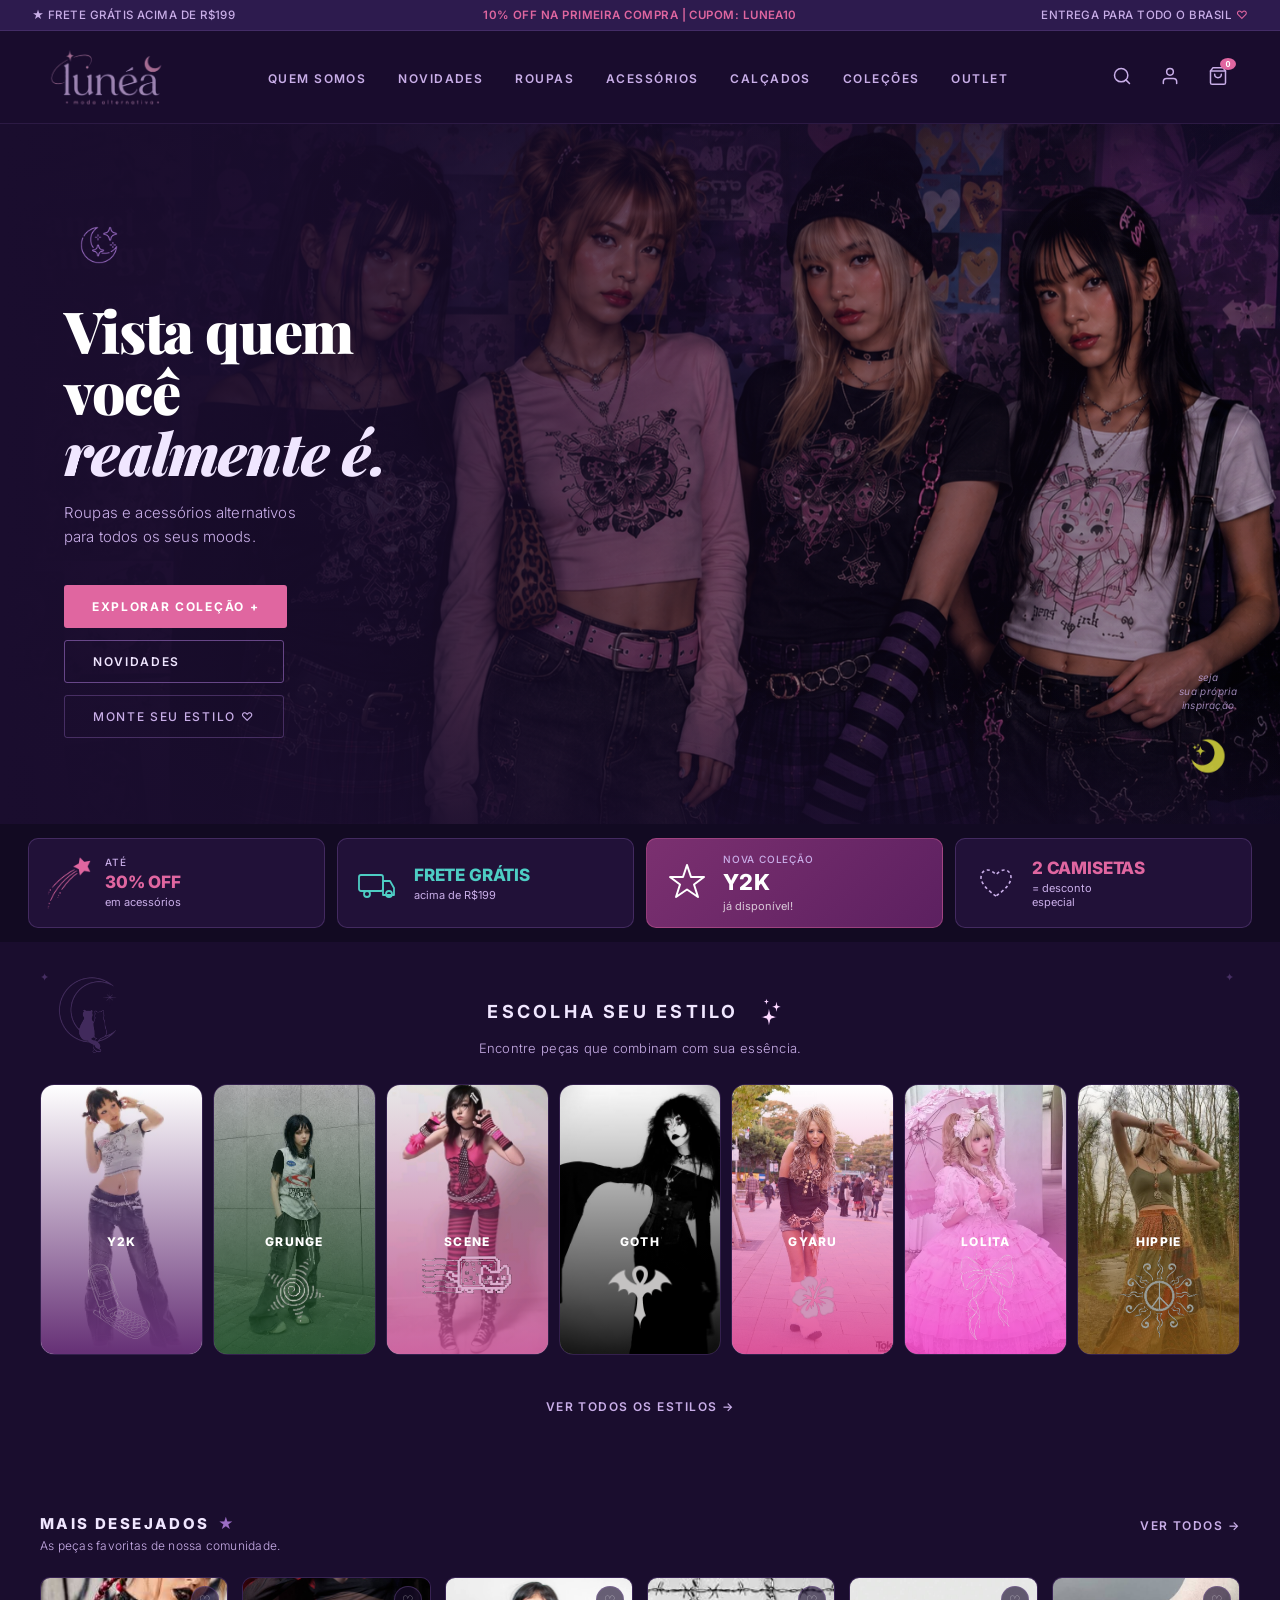
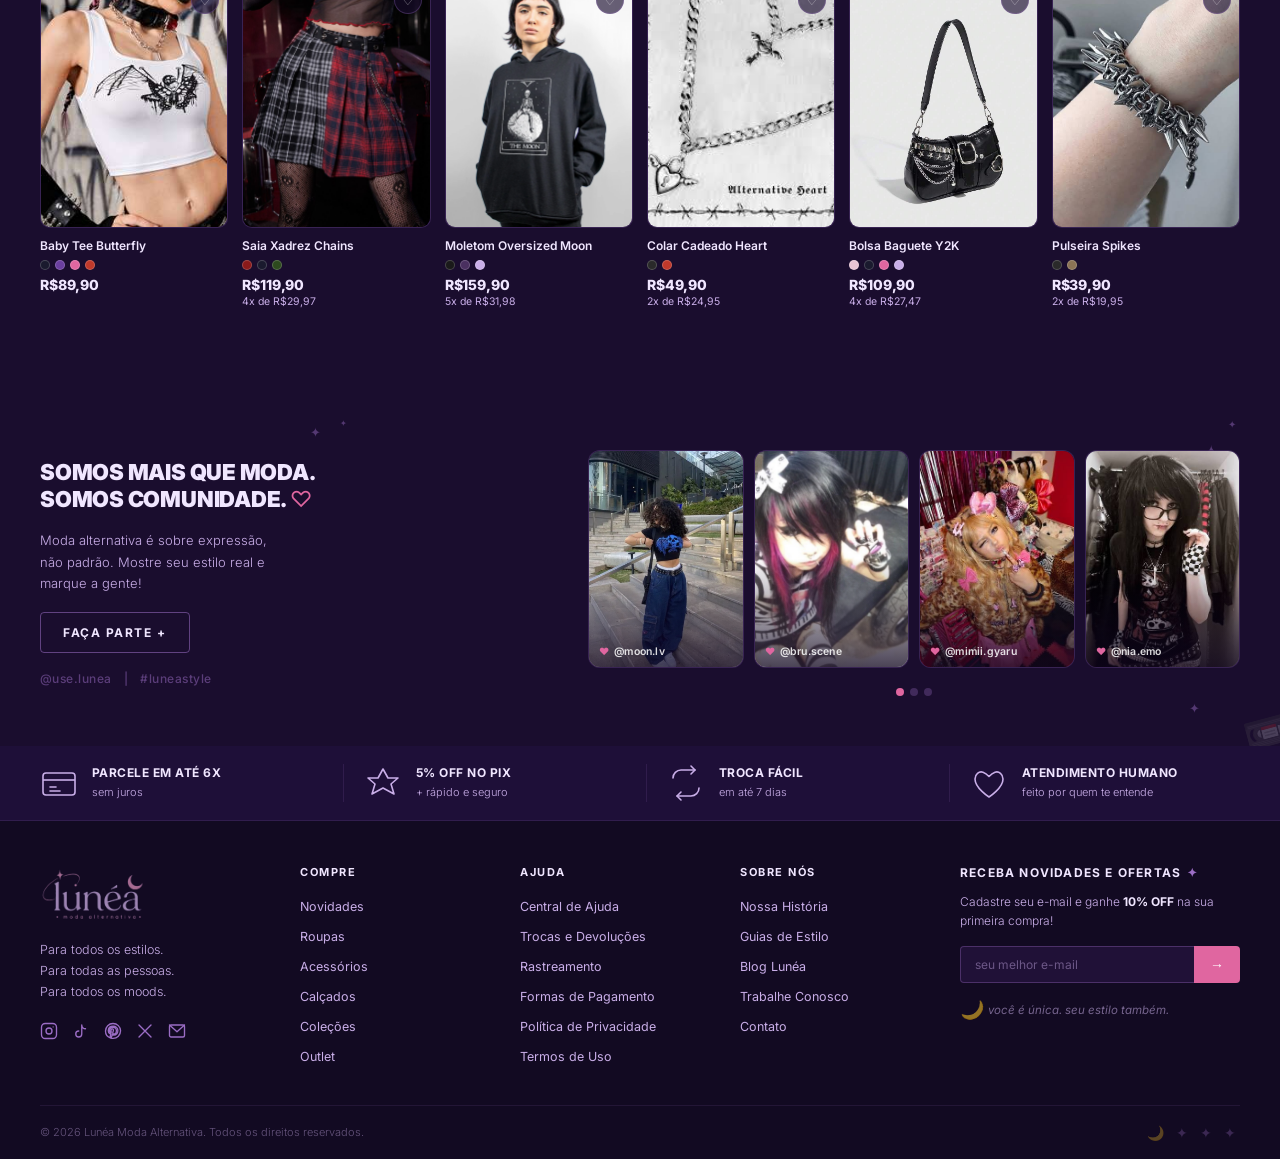
<file: index.html>
<!DOCTYPE html>
<html lang="pt-BR">
<head>
  <meta charset="UTF-8" />
  <meta name="viewport" content="width=device-width, initial-scale=1.0" />
  <title>Lunéa • Moda Alternativa</title>
  <link href="https://fonts.googleapis.com/css2?family=Playfair+Display:wght@700;900&family=Inter:wght@300;400;500;600&display=swap" rel="stylesheet" />
  <script src="js/lunea-navigation.js" defer></script>
  <link rel="stylesheet" href="style.css">
  <input type="checkbox" id="menu-toggle" class="menu-toggle" />
<label for="menu-toggle" class="hamburger" aria-label="Abrir menu">
  <span></span><span></span><span></span>
</label>

</head>
<body>

  <div class="announcement-bar">
    <span>★ FRETE GRÁTIS ACIMA DE R$199</span>
    <span>10% OFF NA PRIMEIRA COMPRA | CUPOM: LUNEA10</span>
    <span>ENTREGA PARA TODO O BRASIL <span class="heart">♡</span></span>
  </div>

  <header>
    <div class="logo">
      <img src="Logo.png" alt="Lunéa Moda Alternativa" />
    </div>

<nav>
  <div class="nav-item">
    <a href="quemsomos">Quem somos</a>
  </div>
  
  <!-- NOVIDADES -->
  <div class="nav-item">
    <a href="novidades">Novidades</a>
  </div>
  <!-- ROUPAS -->
  <div class="nav-item">
    <a href="roupa">Roupas</a>
    <div class="nav-dropdown">
      <a href="produtos.html?categoria=roupas&tipo=tops"><span class="dd-icon"></span> Tops & Cropped</a>
      <a href="produtos.html?categoria=roupas&tipo=calcas"><span class="dd-icon"></span> Calças</a>
      <a href="produtos.html?categoria=roupas&tipo=short"><span class="dd-icon"></span>Shorts</a>
      <a href="produtos.html?categoria=roupas&tipo=saias"><span class="dd-icon"></span>Saias</a>
      <a href="produtos.html?categoria=roupas&tipo=vestidos"><span class="dd-icon"></span> Vestidos</a>
      <a href="produtos.html?categoria=roupas&tipo=moletom"><span class="dd-icon"></span> Moletons</a>
      <a href="produtos.html?categoria=roupas&tipo=espartilho"><span class="dd-icon"></span> Espartilho/Corset & Corselet</a>
      <div class="dd-sep"></div>
      <a href="produtos.html?categoria=roupas"><span class="dd-icon">✦</span> Ver tudo</a>
    </div>
  </div>

  <!-- ACESSÓRIOS -->
  <div class="nav-item">
    <a href="acessorios">Acessórios</a>
    <div class="nav-dropdown">
      <a href="produtos.html?categoria=acessorios&tipo=colares"><span class="dd-icon"></span> Colares</a>
      <a href="produtos.html?categoria=acessorios&tipo=pulseiras"><span class="dd-icon"></span> Pulseiras</a>
      <a href="produtos.html?categoria=acessorios&tipo=brincos"><span class="dd-icon"></span> Brincos</a>
      <a href="produtos.html?categoria=acessorios&tipo=bolsas"><span class="dd-icon"></span> Bolsas</a>
      <a href="produtos.html?categoria=acessorios&tipo=chapeus"><span class="dd-icon"></span> Chapéus & Bonés</a>
      <a href="produtos.html?categoria=acessorios&tipo=cintos"><span class="dd-icon"></span> Cintos</a>
      <a href="produtos.html?categoria=acessorios&tipo=oculos"><span class="dd-icon"></span> Óculos</a>
      <div class="dd-sep"></div>
      <a href="produtos.html?categoria=acessorios"><span class="dd-icon">✦</span> Ver tudo</a>
    </div>
  </div>

  <!-- CALÇADOS -->
  <div class="nav-item">
    <a href="calcados">Calçados</a>
    <div class="nav-dropdown">
      <a href="produtos.html?categoria=calcados&tipo=tenis"><span class="dd-icon"></span> Tênis</a>
      <a href="produtos.html?categoria=calcados&tipo=botas"><span class="dd-icon"></span> Botas</a>
      <a href="produtos.html?categoria=calcados&tipo=plataforma"><span class="dd-icon"></span> Plataforma</a>
      <a href="produtos.html?categoria=calcados&tipo=sandalia"><span class="dd-icon"></span> Sandálias</a>
      <div class="dd-sep"></div>
      <a href="produtos.html?categoria=calcados"><span class="dd-icon">✦</span> Ver tudo</a>
    </div>
  </div>

  <!-- COLEÇÕES -->
  <div class="nav-item">
    <a href="colecoes">Coleções</a>
    <div class="nav-dropdown">
      <a href="colecoes.html?col=y2k"><span class="dd-icon"></span> Y2K</a>
      <a href="colecoes.html?col=japao"><span class="dd-icon"></span> Japão core</a>
      <a href="colecoes.html?col=fairy-grunge"><span class="dd-icon"></span> Fairy</a>
      <a href="colecoes.html?col=harajuku"><span class="dd-icon"></span> Harajuku</a>
      <div class="dd-sep"></div>
      <a href="colecoes.html"><span class="dd-icon">✦</span> Ver todas</a>
    </div>
  </div>

  <!-- OUTLET -->
  <div class="nav-item">
    <a href="produtos.html?categoria=outlet">Outlet</a>
    <div class="nav-dropdown">
      <a href="produtos.html?categoria=outlet&desc=30"><span class="dd-icon"></span> Até 30% OFF <span class="dd-tag green">%</span></a>
      <a href="produtos.html?categoria=outlet&desc=50"><span class="dd-icon"></span> Até 50% OFF <span class="dd-tag green">%</span></a>
      <a href="produtos.html?categoria=outlet&tipo=roupas"><span class="dd-icon"></span> Roupas em oferta</a>
      <a href="produtos.html?categoria=outlet&tipo=acessorios"><span class="dd-icon"></span> Acessórios em oferta</a>
      <div class="dd-sep"></div>
      <a href="produtos.html?categoria=outlet"><span class="dd-icon">✦</span> Ver tudo</a>
    </div>
  </div>

</nav>


    <div class="header-icons">
      <button aria-label="Buscar">
        <svg viewBox="0 0 24 24" fill="none" stroke="currentColor" stroke-width="1.8" stroke-linecap="round" stroke-linejoin="round">
          <circle cx="11" cy="11" r="8"/><line x1="21" y1="21" x2="16.65" y2="16.65"/>
        </svg>
      </button>
      <button aria-label="Minha conta">
        <svg viewBox="0 0 24 24" fill="none" stroke="currentColor" stroke-width="1.8" stroke-linecap="round" stroke-linejoin="round">
          <path d="M20 21v-2a4 4 0 0 0-4-4H8a4 4 0 0 0-4 4v2"/><circle cx="12" cy="7" r="4"/>
        </svg>
      </button>
      <button class="cart-btn" aria-label="Carrinho">
        <svg viewBox="0 0 24 24" fill="none" stroke="currentColor" stroke-width="1.8" stroke-linecap="round" stroke-linejoin="round">
          <path d="M6 2L3 6v14a2 2 0 0 0 2 2h14a2 2 0 0 0 2-2V6l-3-4z"/><line x1="3" y1="6" x2="21" y2="6"/>
          <path d="M16 10a4 4 0 0 1-8 0"/>
        </svg>
        <span class="cart-badge">0</span>
      </button>
    </div>
  </header>

  <section class="hero">


    <div class="hero-bg">
      <img src="bannercorte2.png" alt="Banner Lunéa" />
    </div>

    <div class="hero-content">
      <div class="hero-eyebrow">
        <span class="moon-icon"><img src="luaicon.png" alt=""></span>
      </div>

      <h1 class="hero-title">
        Vista quem<br>
        você<br>
        <em>realmente é.</em>
      </h1>

      <p class="hero-desc">
        Roupas e acessórios alternativos<br>
        para todos os seus moods.
      </p>

      <div class="hero-ctas">
        <button class="btn-primary">EXPLORAR COLEÇÃO +</button>
        <button class="btn-secondary">NOVIDADES</button>
        <button class="btn-outline">MONTE SEU ESTILO ♡</button>
      </div>
    </div>

    <div class="hero-watermark">
      <p>seja<br>sua própria<br>inspiração</p>
      <span class="moon-sm"><img src="luaiconamarelo.png" alt=""></span>
    </div>
  </section>

  <!-- 2 parte -->
   
  <div class="promo-bar">


    <div class="promo-card">
      <div class="promo-icon">
        <img src="estrelacadente.png" alt="">
      </div>
      <div class="promo-text">
        <div class="promo-label">Até</div>
        <div class="promo-title">30% OFF</div>
        <div class="promo-sub">em acessórios</div>
      </div>
    </div>


    <div class="promo-card">
      <div class="promo-icon">
        <svg viewBox="0 0 44 44" fill="none">
          <rect x="3"  y="14" width="24" height="16" rx="2" stroke="#4ecdc4" stroke-width="1.8"/>
          <path d="M27 20h7l4 7v7H27V20z" stroke="#4ecdc4" stroke-width="1.8" stroke-linejoin="round"/>
          <circle cx="11" cy="33" r="3" stroke="#4ecdc4" stroke-width="1.8"/>
          <circle cx="33" cy="33" r="3" stroke="#4ecdc4" stroke-width="1.8"/>
        </svg>
      </div>
      <div class="promo-text">
        <div class="promo-title" style="color:#4ecdc4">FRETE GRÁTIS</div>
        <div class="promo-sub">acima de R$199</div>
      </div>
    </div>


    <div class="promo-card highlight">
      <div class="promo-icon">
        <svg viewBox="0 0 44 44" fill="none">
          <polygon points="22,4 26,16 39,16 29,23.5 33,36 22,28.5 11,36 15,23.5 5,16 18,16"
                   fill="none" stroke="#ffffff" stroke-width="2" stroke-linejoin="round"/>
        </svg>
      </div>
      <div class="promo-text">
        <div class="promo-label">Nova Coleção</div>
        <div class="promo-title" style="font-size:22px;color:#fff;letter-spacing:0.02em">Y2K</div>
        <div class="promo-sub">já disponível!</div>
      </div>
    </div>


    <div class="promo-card">
      <div class="promo-icon">
        <svg viewBox="0 0 44 44" fill="none">
          <path d="M22 35 C22 35 7 25.5 7 16.5 C7 11.2 11.2 8 15.5 9.2 C18.5 10.2 22 13.5 22 13.5 C22 13.5 25.5 10.2 28.5 9.2 C32.8 8 37 11.2 37 16.5 C37 25.5 22 35 22 35Z"
                stroke="#c9aee8" stroke-width="1.6" stroke-dasharray="3 2.8" stroke-linejoin="round"/>
        </svg>
      </div>
      <div class="promo-text">
        <div class="promo-title">2 CAMISETAS</div>
        <div class="promo-sub">= desconto<br>especial</div>
      </div>
    </div>

  </div>


       <section class="estilos-section">

        <span class="deco-gato"><img src="gatoluacasal.png" alt=""></span>
    
        <div class="estilos-header">
          <h2>ESCOLHA SEU ESTILO <span class="sparkle"><img src="Estrela3brilhos.png" alt=""></span></h2>
          <p>Encontre peças que combinam com sua essência.</p>
        </div>
    
        <div class="estilos-grid">
    
          <div class="estilo-card">
            <img src="y2k.webp" alt="Estilo Y2K"
                 onerror="this.style.display='none'; this.nextElementSibling.style.display='flex';" />
            <div class="placeholder" style="display:none"></div>
            <div class="estilo-info">
              <div class="estilo-nome">Y2K</div>
              <div class="estilo-icon"><img src="celulary2k.png" alt=""></div>
            </div>
          </div>

          <div class="estilo-card">
            <img src="grunge.jpg" alt="Estilo Grunge"
                 onerror="this.style.display='none'; this.nextElementSibling.style.display='flex';" />
            <div class="placeholder" style="display:none"></div>
            <div class="estilo-info">
              <div class="estilo-nome">Grunge</div>
              <div class="estilo-icon"><img src="estrelagrunge.png" alt=""></div>
            </div>
          </div>
    
          <div class="estilo-card">
            <img src="scene.jpg" alt="Estilo Scene"
                 onerror="this.style.display='none'; this.nextElementSibling.style.display='flex';" />
            <div class="placeholder" style="display:none"></div>
            <div class="estilo-info">
              <div class="estilo-nome">Scene</div>
              <div class="estilo-icon"><img src="memescenegato.png" alt=""></div>
            </div>
          </div>
    
          <div class="estilo-card">
            <img src="goth.jpg" alt="Estilo Goth"
                 onerror="this.style.display='none'; this.nextElementSibling.style.display='flex';" />
            <div class="placeholder" style="display:none"></div>
            <div class="estilo-info">
              <div class="estilo-nome">Goth</div>
              <div class="estilo-icon"><img src="cruzgothegipcia.png" alt=""></div>
            </div>
          </div>
    
          <div class="estilo-card">
            <img src="gyaru.jpg" alt="Estilo Gyaru"
                 onerror="this.style.display='none'; this.nextElementSibling.style.display='flex';" />
            <div class="placeholder" style="display:none"></div>
            <div class="estilo-info">
              <div class="estilo-nome">Gyaru</div>
              <div class="estilo-icon"><img src="florhavaigyaru.png" alt=""></div>
            </div>
          </div>
    
          <div class="estilo-card">
            <img src="lolita.webp" alt="Estilo lolita"
                 onerror="this.style.display='none'; this.nextElementSibling.style.display='flex';" />
            <div class="placeholder" style="display:none">imagem Lolita</div>
            <div class="estilo-info">
              <div class="estilo-nome">Lolita</div>
              <div class="estilo-icon"><img src="lolitalaço.png" alt=""></div>
            </div>
          </div>
    
          <div class="estilo-card">
            <img src="hippie.jpg" alt="Hippie"
                 onerror="this.style.display='none'; this.nextElementSibling.style.display='flex';" />
            <div class="placeholder" style="display:none">imagem hippie</div>
            <div class="estilo-info">
              <div class="estilo-nome">Hippie</div>
              <div class="estilo-icon"><img src="símbolo hippie.png" alt=""></div>
            </div>
          </div>
    
        </div>
    
        <div class="estilos-footer">
          <button class="btn-ver-todos">VER TODOS OS ESTILOS →</button>
        </div>
    
      </section>
    
      <!--4 parte-->

  <section class="desejados-section">

    <div class="desejados-header">
      <div class="desejados-header-left">
        <h2>MAIS DESEJADOS <span class="sparkle">★</span></h2>
        <p>As peças favoritas de nossa comunidade.</p>
      </div>
      <button class="btn-ver-todos">VER TODOS →</button>
    </div>

    <div class="produtos-grid">

    <div class="produto-card" data-id="1" data-categoria="roupas">
        <div class="produto-img-wrap">
          <img src="Baby Tee Butterfly.jpg" alt="Baby Tee Butterfly"
               onerror="this.style.display='none';this.nextElementSibling.style.display='flex';" />
          <div class="placeholder" style="display:none">imagem produto 1</div>
          <button class="btn-fav">♡</button>
        </div>
        <div class="produto-info">
          <div class="produto-nome">Baby Tee Butterfly</div>
          <div class="produto-cores">
            <span class="cor-dot" style="background:#1a1a2e;"></span>
            <span class="cor-dot" style="background:#6b3fa0;"></span>
            <span class="cor-dot" style="background:#e066a0;"></span>
            <span class="cor-dot" style="background:#c0392b;"></span>
          </div>
          <div class="produto-preco">
            <span class="preco-principal">R$89,90</span>
          </div>
        </div>
      </div>

  <div class="produto-card" data-id="2" data-categoria="roupas">
        <div class="produto-img-wrap">
          <img src="Saia Xadrez Chains.webp" alt="Saia Xadrez Chains"
               onerror="this.style.display='none';this.nextElementSibling.style.display='flex';" />
          <div class="placeholder" style="display:none">imagem produto 2</div>
          <button class="btn-fav">♡</button>
        </div>
        <div class="produto-info">
          <div class="produto-nome">Saia Xadrez Chains</div>
          <div class="produto-cores">
            <span class="cor-dot" style="background:#8b1a1a;"></span>
            <span class="cor-dot" style="background:#1a1a2e;"></span>
            <span class="cor-dot" style="background:#2d4a1e;"></span>
          </div>
          <div class="produto-preco">
            <span class="preco-principal">R$119,90</span>
            <span class="preco-parcelado">4x de R$29,97</span>
          </div>
        </div>
      </div>

      <div class="produto-card" data-id="3" data-categoria="roupas">
        <div class="produto-img-wrap">
          <img src="Moletom Oversized Moon.webp" alt="Moletom Oversized Moon"
               onerror="this.style.display='none';this.nextElementSibling.style.display='flex';" />
          <div class="placeholder" style="display:none">imagem produto 3</div>
          <button class="btn-fav">♡</button>
        </div>
        <div class="produto-info">
          <div class="produto-nome">Moletom Oversized Moon</div>
          <div class="produto-cores">
            <span class="cor-dot" style="background:#1a1a1a;"></span>
            <span class="cor-dot" style="background:#4a3060;"></span>
            <span class="cor-dot" style="background:#c9aee8;"></span>
          </div>
          <div class="produto-preco">
            <span class="preco-principal">R$159,90</span>
            <span class="preco-parcelado">5x de R$31,98</span>
          </div>
        </div>
      </div>

      <div class="produto-card" data-id="4" data-categoria="acessorios">
        <div class="produto-img-wrap">
          <img src="Colar Cadeado Heart.jpg" alt="Colar Cadeado Heart"
               onerror="this.style.display='none';this.nextElementSibling.style.display='flex';" />
          <div class="placeholder" style="display:none">imagem produto 4</div>
          <button class="btn-fav">♡</button>
        </div>
        <div class="produto-info">
          <div class="produto-nome">Colar Cadeado Heart</div>
          <div class="produto-cores">
            <span class="cor-dot" style="background:#2a2a2a;"></span>
            <span class="cor-dot" style="background:#c0392b;"></span>
          </div>
          <div class="produto-preco">
            <span class="preco-principal">R$49,90</span>
            <span class="preco-parcelado">2x de R$24,95</span>
          </div>
        </div>
      </div>

      <div class="produto-card" data-id="5" data-categoria="acessorios">
        <div class="produto-img-wrap">
          <img src="Bolsa Baguete Y2K.jpg" alt="Bolsa Baguete Y2K"
               onerror="this.style.display='none';this.nextElementSibling.style.display='flex';" />
          <div class="placeholder" style="display:none">imagem produto 5</div>
          <button class="btn-fav">♡</button>
        </div>
        <div class="produto-info">
          <div class="produto-nome">Bolsa Baguete Y2K</div>
          <div class="produto-cores">
            <span class="cor-dot" style="background:#e8c4d4;"></span>
            <span class="cor-dot" style="background:#1a1a2e;"></span>
            <span class="cor-dot" style="background:#e066a0;"></span>
            <span class="cor-dot" style="background:#c9aee8;"></span>
          </div>
          <div class="produto-preco">
            <span class="preco-principal">R$109,90</span>
            <span class="preco-parcelado">4x de R$27,47</span>
          </div>
        </div>
      </div>

      <div class="produto-card" data-id="6" data-categoria="acessorios">
        <div class="produto-img-wrap">
          <img src="Pulseira Spikes.jpg" alt="Pulseira Spikes"
               onerror="this.style.display='none';this.nextElementSibling.style.display='flex';" />
          <div class="placeholder" style="display:none">imagem produto 6</div>
          <button class="btn-fav">♡</button>
        </div>
        <div class="produto-info">
          <div class="produto-nome">Pulseira Spikes</div>
          <div class="produto-cores">
            <span class="cor-dot" style="background:#2a2a2a;"></span>
            <span class="cor-dot" style="background:#8b7355;"></span>
          </div>
          <div class="produto-preco">
            <span class="preco-principal">R$39,90</span>
            <span class="preco-parcelado">2x de R$19,95</span>
          </div>
        </div>
      </div>

    </div>

  </section>

  <!--5 parte-->

    <!-- ══════════════════════════════════════════
       SEÇÃO: COMUNIDADE
       ══════════════════════════════════════════ -->
       <section class="comunidade-section">

        <!-- estrelinhas decorativas -->
        <div class="deco-star s1">✦</div>
        <div class="deco-star s2">✦</div>
        <div class="deco-star s3">✦</div>
        <div class="deco-star s4">✦</div>
        <div class="deco-star s5">✦</div>
    
        <!-- COLUNA ESQUERDA: texto -->
        <div class="comunidade-texto">
          <h2>
            SOMOS MAIS QUE MODA.<br>
            SOMOS COMUNIDADE. <span class="heart">♡</span>
          </h2>
          <p>
            Moda alternativa é sobre expressão,<br>
            não padrão. Mostre seu estilo real e<br>
            marque a gente!
          </p>
          <button class="btn-faca-parte">FAÇA PARTE +</button>
          <div class="comunidade-tags">
            <span>@use.lunea</span>
            <span>|</span>
            <span>#luneastyle</span>
          </div>
        </div>
    
        <!-- COLUNA DIREITA: fotos da comunidade -->
        <div>
          <div class="comunidade-fotos">
    
            <!-- ══ FOTO 1 ══
                 Substitua src pela sua imagem, ex: src="./imagens/look1.jpg" -->
            <div class="foto-card">
              <img src="moon.lv.webp" alt="Look comunidade"
                   onerror="this.style.display='none';this.nextElementSibling.style.display='flex';" />
              <div class="placeholder" style="display:none">foto 1</div>
              <div class="foto-user"><span class="heart-sm">♥</span> @moon.lv</div>
            </div>
    
            <!-- ══ FOTO 2 ══
                 Substitua src pela sua imagem, ex: src="./imagens/look2.jpg" -->
            <div class="foto-card">
              <img src="bru.scene.webp" alt="Look comunidade"
                   onerror="this.style.display='none';this.nextElementSibling.style.display='flex';" />
              <div class="placeholder" style="display:none">foto 2</div>
              <div class="foto-user"><span class="heart-sm">♥</span> @bru.scene</div>
            </div>
    
            <!-- ══ FOTO 3 ══
                 Substitua src pela sua imagem, ex: src="./imagens/look3.jpg" -->
            <div class="foto-card">
              <img src="mimii.gyaru.jpg" alt="Look comunidade"
                   onerror="this.style.display='none';this.nextElementSibling.style.display='flex';" />
              <div class="placeholder" style="display:none">foto 3</div>
              <div class="foto-user"><span class="heart-sm">♥</span> @mimii.gyaru</div>
            </div>
    
            <!-- ══ FOTO 4 ══
                 Substitua src pela sua imagem, ex: src="./imagens/look4.jpg" -->
            <div class="foto-card">
              <img src="nia.emo.jpg" alt="Look comunidade"
                   onerror="this.style.display='none';this.nextElementSibling.style.display='flex';" />
              <div class="placeholder" style="display:none">foto 4</div>
              <div class="foto-user"><span class="heart-sm">♥</span> @nia.emo</div>
            </div>
    
          </div>
    
          <!-- dots de navegação -->
          <div class="comunidade-dots">
            <div class="dot active"></div>
            <div class="dot"></div>
            <div class="dot"></div>
          </div>
        </div>
    
        <!-- cassete decorativo -->
        <div class="deco-cassete">📼</div>
    
      </section>
    
      <!--7 parte-->

       <!-- ══════════════════════════════════════════
       BARRA DE BENEFÍCIOS
       ══════════════════════════════════════════ -->
  <div class="beneficios-bar">

    <!-- Parcele em até 6x -->
    <div class="beneficio-item">
      <div class="beneficio-icon">
        <svg viewBox="0 0 38 38" fill="none">
          <rect x="3" y="9" width="32" height="22" rx="3" stroke="#c9aee8" stroke-width="1.6"/>
          <line x1="3" y1="16" x2="35" y2="16" stroke="#c9aee8" stroke-width="1.6"/>
          <line x1="10" y1="23" x2="16" y2="23" stroke="#c9aee8" stroke-width="1.6" stroke-linecap="round"/>
          <line x1="10" y1="27" x2="20" y2="27" stroke="#c9aee8" stroke-width="1.6" stroke-linecap="round"/>
        </svg>
      </div>
      <div class="beneficio-texto">
        <strong>Parcele em até 6x</strong>
        <span>sem juros</span>
      </div>
    </div>

    <!-- 5% OFF no PIX -->
    <div class="beneficio-item">
      <div class="beneficio-icon">
        <svg viewBox="0 0 38 38" fill="none">
          <path d="M19 5 L24 14 L34 14 L27 20 L30 30 L19 24 L8 30 L11 20 L4 14 L14 14 Z"
                stroke="#c9aee8" stroke-width="1.6" stroke-linejoin="round"/>
        </svg>
      </div>
      <div class="beneficio-texto">
        <strong>5% OFF no PIX</strong>
        <span>+ rápido e seguro</span>
      </div>
    </div>

    <!-- Troca Fácil -->
    <div class="beneficio-item">
      <div class="beneficio-icon">
        <svg viewBox="0 0 38 38" fill="none">
          <path d="M6 14 C6 9.6 9.6 6 14 6 H28" stroke="#c9aee8" stroke-width="1.6" stroke-linecap="round"/>
          <polyline points="24,2 28,6 24,10" stroke="#c9aee8" stroke-width="1.6" stroke-linecap="round" stroke-linejoin="round"/>
          <path d="M32 24 C32 28.4 28.4 32 24 32 H10" stroke="#c9aee8" stroke-width="1.6" stroke-linecap="round"/>
          <polyline points="14,28 10,32 14,36" stroke="#c9aee8" stroke-width="1.6" stroke-linecap="round" stroke-linejoin="round"/>
        </svg>
      </div>
      <div class="beneficio-texto">
        <strong>Troca Fácil</strong>
        <span>em até 7 dias</span>
      </div>
    </div>

    <!-- Atendimento Humano -->
    <div class="beneficio-item">
      <div class="beneficio-icon">
        <svg viewBox="0 0 38 38" fill="none">
          <path d="M19 33 C19 33 5 24 5 15 C5 10 9 7 13 8.2 C16 9.2 19 12.5 19 12.5 C19 12.5 22 9.2 25 8.2 C29 7 33 10 33 15 C33 24 19 33 19 33Z"
                stroke="#c9aee8" stroke-width="1.6" stroke-linejoin="round"/>
        </svg>
      </div>
      <div class="beneficio-texto">
        <strong>Atendimento Humano</strong>
        <span>feito por quem te entende</span>
      </div>
    </div>

  </div>

  <!-- ══════════════════════════════════════════
       FOOTER PRINCIPAL
       ══════════════════════════════════════════ -->
  <footer>
    <div class="footer-grid">

      <!-- COL 1: Marca -->
      <div class="footer-brand">
        <div class="footer-logo">
          <!--
            LOGO — substitua src pelo caminho da sua imagem
            Exemplo: src="./logo.png"
          -->
          <img src="Logo.png" alt="Lunéa Moda Alternativa" />
        </div>
        <p class="footer-desc">
          Para todos os estilos.<br>
          Para todas as pessoas.<br>
          Para todos os moods.
        </p>
        <div class="footer-social">
          <!-- Instagram -->
          <a href="#" aria-label="Instagram">
            <svg viewBox="0 0 24 24" fill="none" stroke="currentColor" stroke-width="1.8" stroke-linecap="round" stroke-linejoin="round">
              <rect x="2" y="2" width="20" height="20" rx="5"/><circle cx="12" cy="12" r="4"/>
              <circle cx="17.5" cy="6.5" r="0.8" fill="currentColor" stroke="none"/>
            </svg>
          </a>
          <!-- TikTok -->
          <a href="#" aria-label="TikTok">
            <svg viewBox="0 0 24 24" fill="none" stroke="currentColor" stroke-width="1.8" stroke-linecap="round" stroke-linejoin="round">
              <path d="M9 12a4 4 0 1 0 4 4V4a5 5 0 0 0 5 5"/>
            </svg>
          </a>
          <!-- Pinterest -->
          <a href="#" aria-label="Pinterest">
            <svg viewBox="0 0 24 24" fill="none" stroke="currentColor" stroke-width="1.8" stroke-linecap="round" stroke-linejoin="round">
              <path d="M12 2C6.48 2 2 6.48 2 12c0 4.24 2.65 7.86 6.39 9.29-.09-.78-.17-1.98.04-2.83.18-.77 1.22-5.17 1.22-5.17s-.31-.63-.31-1.56c0-1.46.85-2.55 1.9-2.55.9 0 1.33.67 1.33 1.48 0 .9-.57 2.25-.87 3.5-.25 1.04.52 1.89 1.54 1.89 1.85 0 3.28-1.95 3.28-4.77 0-2.49-1.79-4.24-4.34-4.24-2.96 0-4.69 2.22-4.69 4.51 0 .89.34 1.85.77 2.37.08.1.09.19.07.29-.08.32-.25 1.04-.28 1.18-.04.19-.14.23-.32.14-1.25-.58-2.03-2.42-2.03-3.89 0-3.15 2.29-6.05 6.61-6.05 3.47 0 6.16 2.47 6.16 5.77 0 3.44-2.17 6.21-5.18 6.21-1.01 0-1.97-.53-2.3-1.15l-.62 2.33c-.23.87-.84 1.96-1.25 2.62.94.29 1.94.45 2.97.45 5.52 0 10-4.48 10-10S17.52 2 12 2z"/>
            </svg>
          </a>
          <!-- Twitter/X -->
          <a href="#" aria-label="Twitter">
            <svg viewBox="0 0 24 24" fill="none" stroke="currentColor" stroke-width="1.8" stroke-linecap="round" stroke-linejoin="round">
              <path d="M4 4l16 16M4 20L20 4"/>
            </svg>
          </a>
          <!-- Email -->
          <a href="#" aria-label="E-mail">
            <svg viewBox="0 0 24 24" fill="none" stroke="currentColor" stroke-width="1.8" stroke-linecap="round" stroke-linejoin="round">
              <rect x="2" y="4" width="20" height="16" rx="2"/><polyline points="2,4 12,13 22,4"/>
            </svg>
          </a>
        </div>
      </div>

      <!-- COL 2: Compre -->
      <div class="footer-col">
        <h4>Compre</h4>
        <ul>
          <li><a href="novidades">Novidades</a></li>
          <li><a href="roupas">Roupas</a></li>
          <li><a href="acessorios">Acessórios</a></li>
          <li><a href="calcados">Calçados</a></li>
          <li><a href="colecoes">Coleções</a></li>
          <li><a href="outlet">Outlet</a></li>
        </ul>
      </div>

      <!-- COL 3: Ajuda -->
      <div class="footer-col">
        <h4>Ajuda</h4>
        <ul>
          <li><a href="#">Central de Ajuda</a></li>
          <li><a href="#">Trocas e Devoluções</a></li>
          <li><a href="#">Rastreamento</a></li>
          <li><a href="#">Formas de Pagamento</a></li>
          <li><a href="#">Política de Privacidade</a></li>
          <li><a href="#">Termos de Uso</a></li>
        </ul>
      </div>

      <!-- COL 4: Sobre Nós -->
      <div class="footer-col">
        <h4>Sobre Nós</h4>
        <ul>
          <li><a href="#">Nossa História</a></li>
          <li><a href="#">Guias de Estilo</a></li>
          <li><a href="#">Blog Lunéa</a></li>
          <li><a href="#">Trabalhe Conosco</a></li>
          <li><a href="#">Contato</a></li>
        </ul>
      </div>

      <!-- COL 5: Newsletter -->
      <div class="footer-newsletter">
        <h4>RECEBA NOVIDADES E OFERTAS <span class="sparkle">✦</span></h4>
        <p>Cadastre seu e-mail e ganhe <strong>10% OFF</strong> na sua primeira compra!</p>
        <div class="newsletter-form">
          <input type="email" placeholder="seu melhor e-mail" />
          <button type="button" aria-label="Enviar">→</button>
        </div>
        <div class="tagline">
          <span class="moon">🌙</span>
          <span>você é única. seu estilo também.</span>
        </div>
      </div>

    </div><!-- /footer-grid -->

    <!-- Rodapé inferior -->
    <div class="footer-bottom">
      <p>© 2026 Lunéa Moda Alternativa. Todos os direitos reservados.</p>
      <div class="footer-bottom-deco">
        <span>🌙</span>
        <span>✦</span>
        <span>✦</span>
        <span>✦</span>
      </div>
    </div>

  </footer>

</body>
</html>
</file>
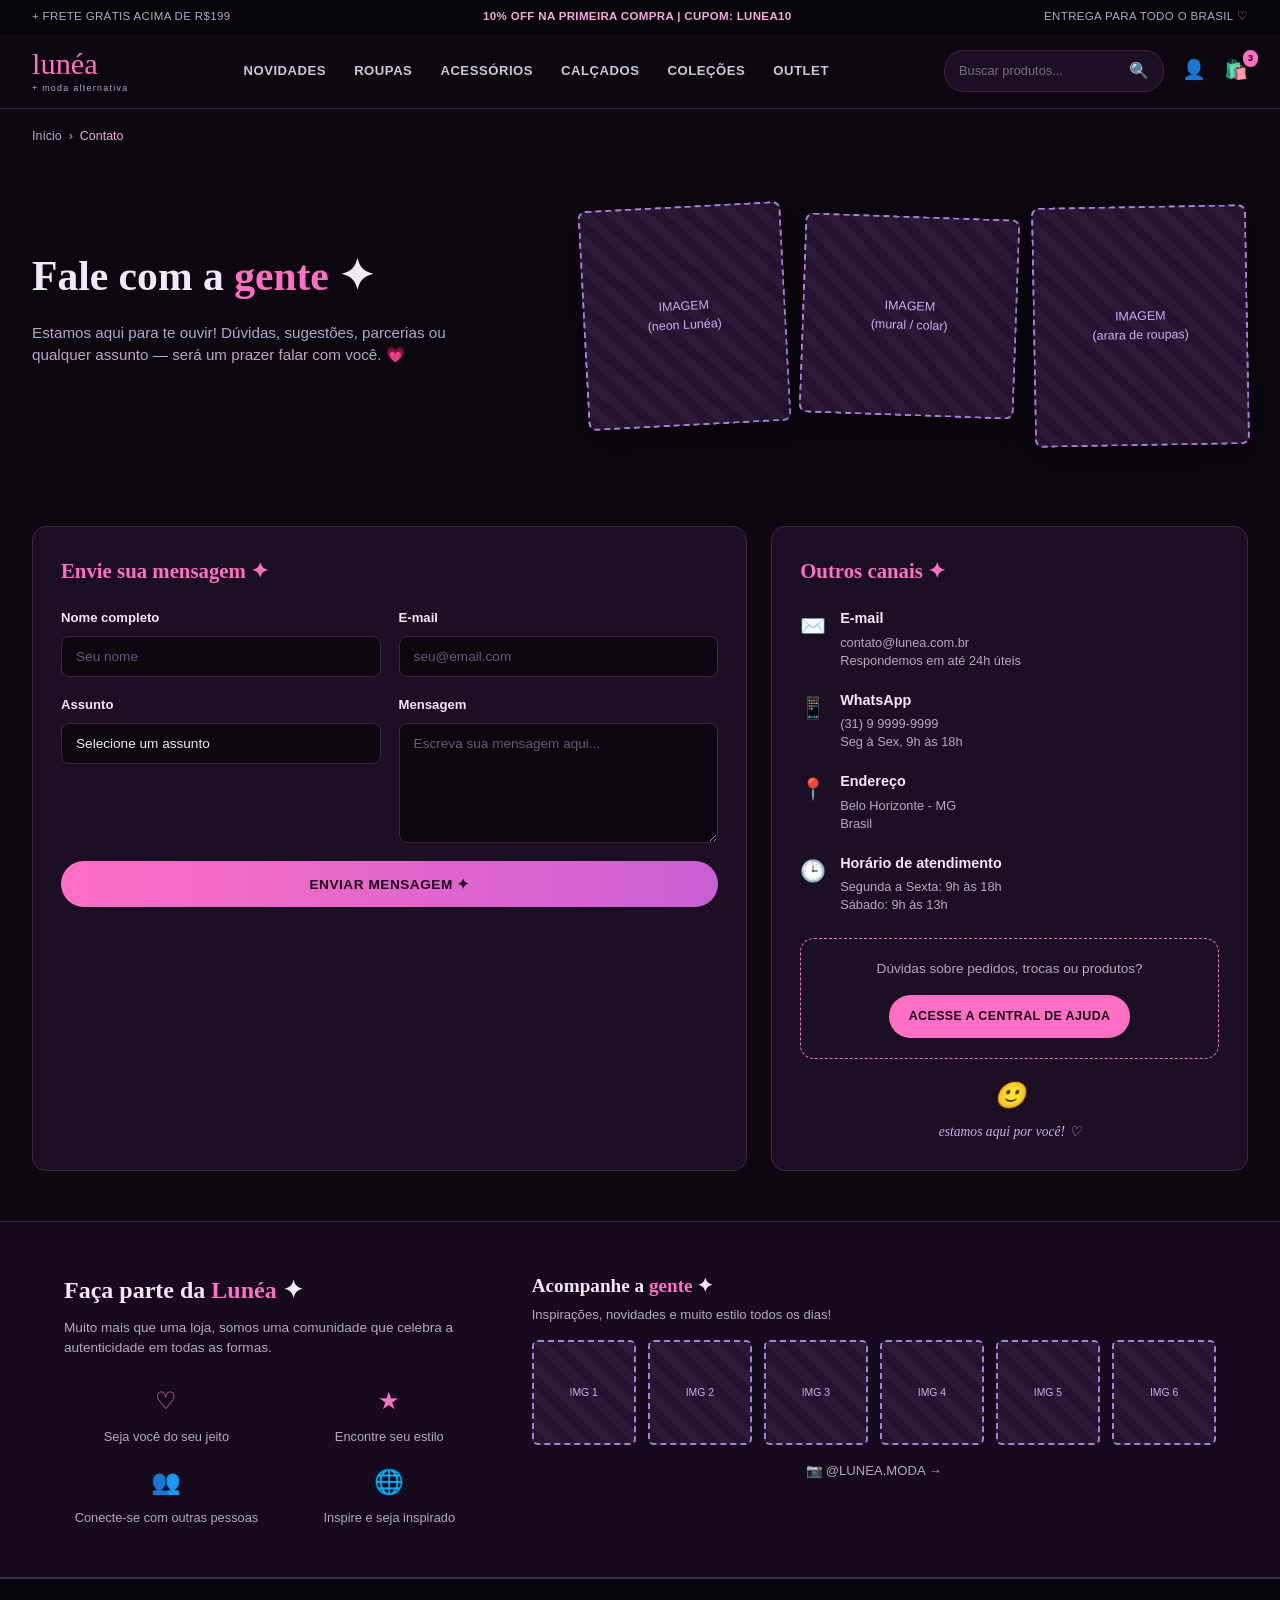
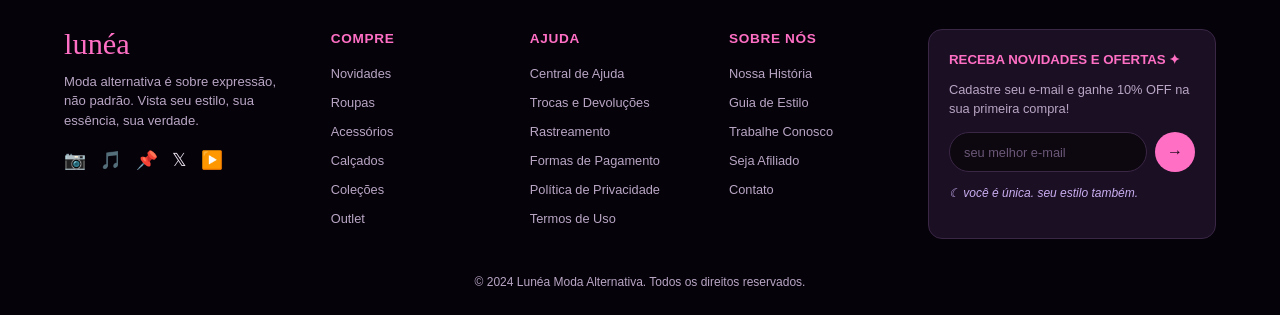
<file: contato.html>
<!DOCTYPE html>
<html lang="pt-BR">
<head>
<meta charset="UTF-8">
<meta name="viewport" content="width=device-width, initial-scale=1.0">
<title>Contato | Lunéa Moda Alternativa</title>
<style>
  :root{
    --bg: #0d0710;
    --bg-alt: #150b1c;
    --card: #1b0f24;
    --pink: #ff6fc4;
    --pink-soft: #f7a8e0;
    --purple: #a97fd8;
    --purple-soft: #c9aef0;
    --text: #f2e9f5;
    --text-dim: #b9a6c4;
    --border: #3a2645;
    --radius: 14px;
    --serif: 'Playfair Display', Georgia, 'Times New Roman', serif;
    --script: 'Pacifico', 'Brush Script MT', cursive;
    --sans: 'Poppins', 'Segoe UI', Arial, sans-serif;
  }

  *{ box-sizing: border-box; margin:0; padding:0; }

  body{
    background: var(--bg);
    color: var(--text);
    font-family: var(--sans);
    line-height: 1.5;
    overflow-x: hidden;
  }

  a{ color: inherit; text-decoration: none; }
  ul{ list-style: none; }
  img{ max-width: 100%; display:block; }

  /* ---------- Placeholder de imagem ---------- */
  .img-placeholder{
    background: repeating-linear-gradient(45deg, #241430, #241430 10px, #2b1938 10px, #2b1938 20px);
    border: 2px dashed var(--purple);
    color: var(--purple-soft);
    display:flex;
    align-items:center;
    justify-content:center;
    text-align:center;
    font-size: 0.78rem;
    padding: 10px;
    border-radius: var(--radius);
    min-height: 100px;
  }

  /* ---------- Topbar ---------- */
  .topbar{
    background: #050208;
    font-size: 0.72rem;
    letter-spacing: 0.03em;
    color: var(--text-dim);
    display:flex;
    justify-content:space-between;
    align-items:center;
    padding: 8px 32px;
    flex-wrap: wrap;
    gap: 6px;
  }
  .topbar span{ white-space:nowrap; }
  .topbar .promo{ color: var(--pink-soft); font-weight:600; }

  /* ---------- Header / nav ---------- */
  header.main{
    background: var(--bg);
    border-bottom: 1px solid var(--border);
    position: sticky;
    top:0;
    z-index: 50;
  }
  .nav-wrap{
    display:flex;
    align-items:center;
    justify-content:space-between;
    padding: 16px 32px;
    gap: 24px;
  }
  .logo{
    font-family: var(--script);
    font-size: 1.9rem;
    color: var(--pink);
    display:flex;
    flex-direction:column;
    line-height:1;
  }
  .logo small{
    font-family: var(--sans);
    font-size: 0.55rem;
    letter-spacing: 0.15em;
    color: var(--text-dim);
    margin-top:4px;
  }
  nav.links{
    display:flex;
    gap: 28px;
    font-size: 0.82rem;
    font-weight:600;
    letter-spacing: 0.04em;
  }
  nav.links a{ white-space:nowrap; opacity:0.85; transition:opacity .2s, color .2s; }
  nav.links a:hover{ opacity:1; color: var(--pink); }

  .nav-actions{
    display:flex;
    align-items:center;
    gap: 18px;
  }
  .search-box{
    display:flex;
    align-items:center;
    background: var(--card);
    border: 1px solid var(--border);
    border-radius: 20px;
    padding: 8px 14px;
    min-width: 220px;
  }
  .search-box input{
    background: transparent;
    border: none;
    outline: none;
    color: var(--text);
    font-size: 0.8rem;
    flex:1;
  }
  .icon-btn{
    position: relative;
    font-size: 1.2rem;
    cursor:pointer;
  }
  .badge{
    position:absolute;
    top:-6px; right:-10px;
    background: var(--pink);
    color:#1a0a1a;
    font-size: 0.6rem;
    font-weight:700;
    padding: 1px 5px;
    border-radius: 10px;
  }
  .burger{
    display:none;
    flex-direction:column;
    gap:5px;
    cursor:pointer;
  }
  .burger span{ width:24px; height:2px; background:var(--text); display:block; }

  /* ---------- Breadcrumb ---------- */
  .breadcrumb{
    padding: 18px 32px 0;
    font-size: 0.78rem;
    color: var(--text-dim);
  }
  .breadcrumb .current{ color: var(--pink-soft); }

  .container{ max-width: 1400px; margin:0 auto; padding: 0 32px; }

  /* ---------- Hero "Fale com a gente" ---------- */
  .hero{
    display:grid;
    grid-template-columns: 1fr 1.3fr;
    gap: 40px;
    align-items:center;
    padding: 40px 32px 50px;
  }
  .hero-text h1{
    font-family: var(--serif);
    font-size: 2.6rem;
    color: var(--text);
    margin-bottom: 14px;
  }
  .hero-text h1 span{ color: var(--pink); }
  .hero-text p{
    color: var(--text-dim);
    font-size: 0.95rem;
    max-width: 420px;
    margin-bottom: 20px;
  }
  .heart-doodle{
    font-size: 2.4rem;
    color: var(--pink);
    opacity: 0.8;
  }

  .hero-collage{
    display:flex;
    gap: 16px;
    align-items:center;
  }
  .collage-item{
    border-radius: 8px;
    box-shadow: 0 12px 30px rgba(0,0,0,0.5);
  }
  .collage-item.a{ width: 32%; height: 220px; transform: rotate(-3deg); }
  .collage-item.b{ width: 34%; height: 200px; transform: rotate(2deg); }
  .collage-item.c{ width: 34%; height: 240px; transform: rotate(-1deg); margin-top: 20px; }

  /* ---------- Formulário + canais ---------- */
  .contact-section{
    display:grid;
    grid-template-columns: 1.5fr 1fr;
    gap: 24px;
    padding: 30px 32px 50px;
  }

  .panel{
    background: var(--card);
    border: 1px solid var(--border);
    border-radius: var(--radius);
    padding: 28px;
  }
  .panel h2{
    font-family: var(--serif);
    color: var(--pink);
    font-size: 1.3rem;
    margin-bottom: 22px;
  }

  form .row{
    display:grid;
    grid-template-columns: 1fr 1fr;
    gap: 18px;
    margin-bottom: 18px;
  }
  form .field{ display:flex; flex-direction:column; gap:8px; }
  form .field.full{ grid-column: 1 / -1; }
  form label{ font-size: 0.82rem; color: var(--text); font-weight:600; }
  form input, form select, form textarea{
    background: var(--bg);
    border: 1px solid var(--border);
    border-radius: 8px;
    padding: 12px 14px;
    color: var(--text);
    font-family: var(--sans);
    font-size: 0.85rem;
    outline: none;
  }
  form input::placeholder, form textarea::placeholder{ color: #6b5878; }
  form textarea{ resize: vertical; min-height: 120px; }
  form select{ appearance: none; cursor:pointer; }

  .btn-submit{
    width: 100%;
    background: linear-gradient(90deg, var(--pink), #c85fd4);
    border: none;
    color: #1a0a1a;
    font-weight: 700;
    letter-spacing: 0.04em;
    font-size: 0.85rem;
    padding: 15px;
    border-radius: 30px;
    cursor: pointer;
    transition: transform .15s, opacity .15s;
  }
  .btn-submit:hover{ transform: translateY(-2px); opacity: 0.92; }

  /* Outros canais */
  .channel-list{ display:flex; flex-direction:column; gap: 20px; margin-bottom: 24px; }
  .channel{ display:flex; gap: 14px; align-items:flex-start; }
  .channel .cicon{ font-size: 1.3rem; color: var(--pink); flex-shrink:0; margin-top: 2px; }
  .channel h4{ font-size: 0.9rem; margin-bottom: 4px; }
  .channel p{ font-size: 0.8rem; color: var(--text-dim); line-height:1.4; }

  .help-box{
    border: 1px dashed var(--pink);
    border-radius: var(--radius);
    padding: 20px;
    text-align:center;
    margin-bottom: 18px;
  }
  .help-box p{ font-size: 0.85rem; color: var(--text-dim); margin-bottom: 16px; }
  .help-btn{
    display:inline-block;
    background: var(--pink);
    color: #1a0a1a;
    font-size: 0.78rem;
    font-weight: 700;
    letter-spacing: 0.03em;
    padding: 12px 20px;
    border-radius: 30px;
  }

  .friendly-note{
    text-align:center;
    color: var(--purple-soft);
    font-family: var(--serif);
    font-style: italic;
    font-size: 0.85rem;
  }
  .friendly-note .semoji{ font-size: 1.6rem; display:block; margin-bottom: 6px; }

  /* ---------- Comunidade ---------- */
  .community-section{
    background: var(--bg-alt);
    border-top: 1px solid var(--border);
    border-bottom: 1px solid var(--border);
    padding: 50px 32px;
  }
  .community-grid{
    display:grid;
    grid-template-columns: 1fr 1.6fr;
    gap: 40px;
  }
  .community-left h2{
    font-family: var(--serif);
    font-size: 1.5rem;
    margin-bottom: 10px;
  }
  .community-left h2 span{ color: var(--pink); }
  .community-left p{
    color: var(--text-dim);
    font-size: 0.85rem;
    margin-bottom: 24px;
  }
  .perks{
    display:grid;
    grid-template-columns: repeat(2, 1fr);
    gap: 18px;
  }
  .perk{ display:flex; flex-direction:column; align-items:center; text-align:center; gap: 8px; }
  .perk .picon{ font-size: 1.5rem; color: var(--pink); }
  .perk span{ font-size: 0.8rem; color: var(--text-dim); }

  .community-right h3{
    font-family: var(--serif);
    font-size: 1.2rem;
    margin-bottom: 4px;
  }
  .community-right h3 span{ color:var(--pink); }
  .community-right > p{ color: var(--text-dim); font-size: 0.82rem; margin-bottom: 16px; }

  .insta-grid{
    display:grid;
    grid-template-columns: repeat(6, 1fr);
    gap: 12px;
    margin-bottom: 16px;
  }
  .insta-item{ aspect-ratio: 1/1; border-radius: 6px; font-size: 0.65rem; }

  .insta-handle{
    text-align:center;
    font-size: 0.8rem;
    color: var(--pink-soft);
  }

  /* ---------- Footer ---------- */
  footer{
    background: #05020a;
    border-top: 1px solid var(--border);
    padding: 50px 32px 24px;
  }
  .footer-grid{
    display:grid;
    grid-template-columns: 1.4fr 1fr 1fr 1fr 1.3fr;
    gap: 30px;
  }
  .footer-about .logo{ margin-bottom: 12px; }
  .footer-about p{
    color: var(--text-dim);
    font-size: 0.82rem;
    margin-bottom: 16px;
  }
  .socials{ display:flex; gap: 14px; font-size: 1.1rem; }
  .footer-col h5{
    color: var(--pink);
    font-size: 0.85rem;
    margin-bottom: 14px;
    letter-spacing: 0.05em;
  }
  .footer-col a{
    display:block;
    color: var(--text-dim);
    font-size: 0.8rem;
    margin-bottom: 10px;
  }
  .footer-col a:hover{ color: var(--pink-soft); }

  .newsletter{
    background: var(--card);
    border: 1px solid var(--border);
    border-radius: var(--radius);
    padding: 20px;
  }
  .newsletter h5{ color: var(--pink); margin-bottom: 10px; }
  .newsletter p{ color: var(--text-dim); font-size: 0.8rem; margin-bottom: 14px; }
  .newsletter form{ display:flex; gap: 8px; }
  .newsletter input{
    flex:1;
    background: var(--bg);
    border: 1px solid var(--border);
    border-radius: 20px;
    padding: 10px 14px;
    color: var(--text);
    font-size: 0.8rem;
    outline:none;
  }
  .newsletter button{
    background: var(--pink);
    border:none;
    border-radius: 50%;
    width: 40px;
    height: 40px;
    color: #1a0a1a;
    font-size: 1rem;
    cursor:pointer;
    flex-shrink:0;
  }
  .newsletter .fine{
    margin-top: 12px;
    font-size: 0.75rem;
    color: var(--purple-soft);
    font-style: italic;
  }

  .copyright{
    text-align:center;
    color: var(--text-dim);
    font-size: 0.75rem;
    margin-top: 34px;
  }

  /* ================= RESPONSIVE ================= */
  @media (max-width: 1024px){
    .hero{ grid-template-columns: 1fr; }
    .hero-collage{ order:-1; }
    .contact-section{ grid-template-columns: 1fr; }
    .community-grid{ grid-template-columns: 1fr; }
    .footer-grid{ grid-template-columns: 1fr 1fr; }
    .insta-grid{ grid-template-columns: repeat(3, 1fr); }
  }

  @media (max-width: 720px){
    .topbar{ justify-content:center; text-align:center; }
    nav.links{ display:none; }
    .burger{ display:flex; }
    .search-box{ display:none; }
    .nav-wrap{ padding: 14px 18px; }
    .hero{ padding: 24px 18px 34px; }
    .hero-text h1{ font-size: 2rem; }
    .hero-collage{ flex-wrap: wrap; }
    .collage-item.a, .collage-item.b, .collage-item.c{ width: 100%; height: 160px; margin-top:0; transform:none; }
    form .row{ grid-template-columns: 1fr; }
    .contact-section{ padding: 24px 18px 40px; }
    .panel{ padding: 20px; }
    .community-section{ padding: 36px 18px; }
    .perks{ grid-template-columns: 1fr 1fr; }
    .insta-grid{ grid-template-columns: repeat(3, 1fr); }
    .footer-grid{ grid-template-columns: 1fr; padding: 0; }
    footer{ padding: 36px 18px 20px; }
    .container{ padding: 0 18px; }
    .breadcrumb{ padding: 14px 18px 0; }

    nav.links.open{
      display:flex;
      flex-direction:column;
      position:absolute;
      top: 100%;
      left:0;
      right:0;
      background: var(--bg);
      border-bottom: 1px solid var(--border);
      padding: 16px 18px;
      gap: 16px;
      z-index: 60;
    }
  }
</style>
</head>
<body>

  <!-- ================= TOPBAR ================= -->
  <div class="topbar">
    <span>+ FRETE GRÁTIS ACIMA DE R$199</span>
    <span class="promo">10% OFF NA PRIMEIRA COMPRA | CUPOM: LUNEA10</span>
    <span>ENTREGA PARA TODO O BRASIL ♡</span>
  </div>

  <!-- ================= HEADER ================= -->
  <header class="main">
    <div class="nav-wrap">
      <div class="logo">lunéa <small>+ moda alternativa</small></div>

      <nav class="links" id="navLinks">
        <a href="#">NOVIDADES</a>
        <a href="#">ROUPAS</a>
        <a href="#">ACESSÓRIOS</a>
        <a href="#">CALÇADOS</a>
        <a href="#">COLEÇÕES</a>
        <a href="#">OUTLET</a>
      </nav>

      <div class="nav-actions">
        <div class="search-box">
          <input type="text" placeholder="Buscar produtos...">
          <span>🔍</span>
        </div>
        <span class="icon-btn">👤</span>
        <span class="icon-btn">🛍️<span class="badge">3</span></span>
        <div class="burger" id="burgerBtn">
          <span></span><span></span><span></span>
        </div>
      </div>
    </div>
  </header>

  <div class="breadcrumb">
    Início &nbsp;›&nbsp; <span class="current">Contato</span>
  </div>

  <!-- ================= HERO ================= -->
  <section class="container hero">
    <div class="hero-text">
      <h1>Fale com a <span>gente</span> ✦</h1>
      <p>
        Estamos aqui para te ouvir! Dúvidas, sugestões, parcerias ou qualquer
        assunto — será um prazer falar com você. 💗
      </p>
    </div>

    <div class="hero-collage">
      <div class="collage-item a img-placeholder">IMAGEM<br>(neon Lunéa)</div>
      <div class="collage-item b img-placeholder">IMAGEM<br>(mural / colar)</div>
      <div class="collage-item c img-placeholder">IMAGEM<br>(arara de roupas)</div>
    </div>
  </section>

  <!-- ================= FORMULÁRIO + CANAIS ================= -->
  <section class="contact-section">

    <div class="panel">
      <h2>Envie sua mensagem ✦</h2>
      <form onsubmit="return false;">
        <div class="row">
          <div class="field">
            <label for="nome">Nome completo</label>
            <input type="text" id="nome" placeholder="Seu nome">
          </div>
          <div class="field">
            <label for="email">E-mail</label>
            <input type="email" id="email" placeholder="seu@email.com">
          </div>
        </div>

        <div class="row">
          <div class="field">
            <label for="assunto">Assunto</label>
            <select id="assunto">
              <option>Selecione um assunto</option>
              <option>Dúvida sobre pedido</option>
              <option>Trocas e devoluções</option>
              <option>Parcerias</option>
              <option>Sugestões</option>
              <option>Outros</option>
            </select>
          </div>
          <div class="field">
            <label for="mensagem">Mensagem</label>
            <textarea id="mensagem" placeholder="Escreva sua mensagem aqui..."></textarea>
          </div>
        </div>

        <button type="submit" class="btn-submit">ENVIAR MENSAGEM ✦</button>
      </form>
    </div>

    <div class="panel">
      <h2>Outros canais ✦</h2>

      <div class="channel-list">
        <div class="channel">
          <span class="cicon">✉️</span>
          <div>
            <h4>E-mail</h4>
            <p>contato@lunea.com.br<br>Respondemos em até 24h úteis</p>
          </div>
        </div>
        <div class="channel">
          <span class="cicon">📱</span>
          <div>
            <h4>WhatsApp</h4>
            <p>(31) 9 9999-9999<br>Seg à Sex, 9h às 18h</p>
          </div>
        </div>
        <div class="channel">
          <span class="cicon">📍</span>
          <div>
            <h4>Endereço</h4>
            <p>Belo Horizonte - MG<br>Brasil</p>
          </div>
        </div>
        <div class="channel">
          <span class="cicon">🕒</span>
          <div>
            <h4>Horário de atendimento</h4>
            <p>Segunda a Sexta: 9h às 18h<br>Sábado: 9h às 13h</p>
          </div>
        </div>
      </div>

      <div class="help-box">
        <p>Dúvidas sobre pedidos, trocas ou produtos?</p>
        <a href="#" class="help-btn">ACESSE A CENTRAL DE AJUDA</a>
      </div>

      <div class="friendly-note">
        <span class="semoji">🙂</span>
        estamos aqui por você! ♡
      </div>
    </div>

  </section>

  <!-- ================= COMUNIDADE ================= -->
  <section class="community-section">
    <div class="container community-grid">

      <div class="community-left">
        <h2>Faça parte da <span>Lunéa</span> ✦</h2>
        <p>Muito mais que uma loja, somos uma comunidade que celebra a autenticidade em todas as formas.</p>

        <div class="perks">
          <div class="perk">
            <span class="picon">♡</span>
            <span>Seja você do seu jeito</span>
          </div>
          <div class="perk">
            <span class="picon">★</span>
            <span>Encontre seu estilo</span>
          </div>
          <div class="perk">
            <span class="picon">👥</span>
            <span>Conecte-se com outras pessoas</span>
          </div>
          <div class="perk">
            <span class="picon">🌐</span>
            <span>Inspire e seja inspirado</span>
          </div>
        </div>
      </div>

      <div class="community-right">
        <h3>Acompanhe a <span>gente</span> ✦</h3>
        <p>Inspirações, novidades e muito estilo todos os dias!</p>

        <div class="insta-grid">
          <div class="insta-item img-placeholder">IMG 1</div>
          <div class="insta-item img-placeholder">IMG 2</div>
          <div class="insta-item img-placeholder">IMG 3</div>
          <div class="insta-item img-placeholder">IMG 4</div>
          <div class="insta-item img-placeholder">IMG 5</div>
          <div class="insta-item img-placeholder">IMG 6</div>
        </div>

        <p class="insta-handle">📷 @LUNEA.MODA →</p>
      </div>

    </div>
  </section>

  <!-- ================= FOOTER ================= -->
  <footer>
    <div class="container footer-grid">
      <div class="footer-about">
        <div class="logo">lunéa</div>
        <p>Moda alternativa é sobre expressão, não padrão. Vista seu estilo, sua essência, sua verdade.</p>
        <div class="socials">
          <span>📷</span><span>🎵</span><span>📌</span><span>𝕏</span><span>▶️</span>
        </div>
      </div>

      <div class="footer-col">
        <h5>COMPRE</h5>
        <a href="#">Novidades</a>
        <a href="#">Roupas</a>
        <a href="#">Acessórios</a>
        <a href="#">Calçados</a>
        <a href="#">Coleções</a>
        <a href="#">Outlet</a>
      </div>

      <div class="footer-col">
        <h5>AJUDA</h5>
        <a href="#">Central de Ajuda</a>
        <a href="#">Trocas e Devoluções</a>
        <a href="#">Rastreamento</a>
        <a href="#">Formas de Pagamento</a>
        <a href="#">Política de Privacidade</a>
        <a href="#">Termos de Uso</a>
      </div>

      <div class="footer-col">
        <h5>SOBRE NÓS</h5>
        <a href="#">Nossa História</a>
        <a href="#">Guia de Estilo</a>
        <a href="#">Trabalhe Conosco</a>
        <a href="#">Seja Afiliado</a>
        <a href="#">Contato</a>
      </div>

      <div class="newsletter">
        <h5>RECEBA NOVIDADES E OFERTAS ✦</h5>
        <p>Cadastre seu e-mail e ganhe 10% OFF na sua primeira compra!</p>
        <form onsubmit="return false;">
          <input type="email" placeholder="seu melhor e-mail" required>
          <button type="submit">→</button>
        </form>
        <p class="fine">☾ você é única. seu estilo também.</p>
      </div>
    </div>

    <p class="copyright">© 2024 Lunéa Moda Alternativa. Todos os direitos reservados.</p>
  </footer>

  <script>
    // Menu mobile (hambúrguer)
    const burgerBtn = document.getElementById('burgerBtn');
    const navLinks = document.getElementById('navLinks');

    burgerBtn.addEventListener('click', () => {
      navLinks.classList.toggle('open');
    });

    navLinks.querySelectorAll('a').forEach(link => {
      link.addEventListener('click', () => {
        navLinks.classList.remove('open');
      });
    });

    // Feedback simples ao enviar o formulário de contato
    const contactForm = document.querySelector('.panel form');
    contactForm.addEventListener('submit', () => {
      alert('Mensagem enviada! Em breve entraremos em contato. ♡');
      contactForm.reset();
    });
  </script>

</body>
</html>
</file>
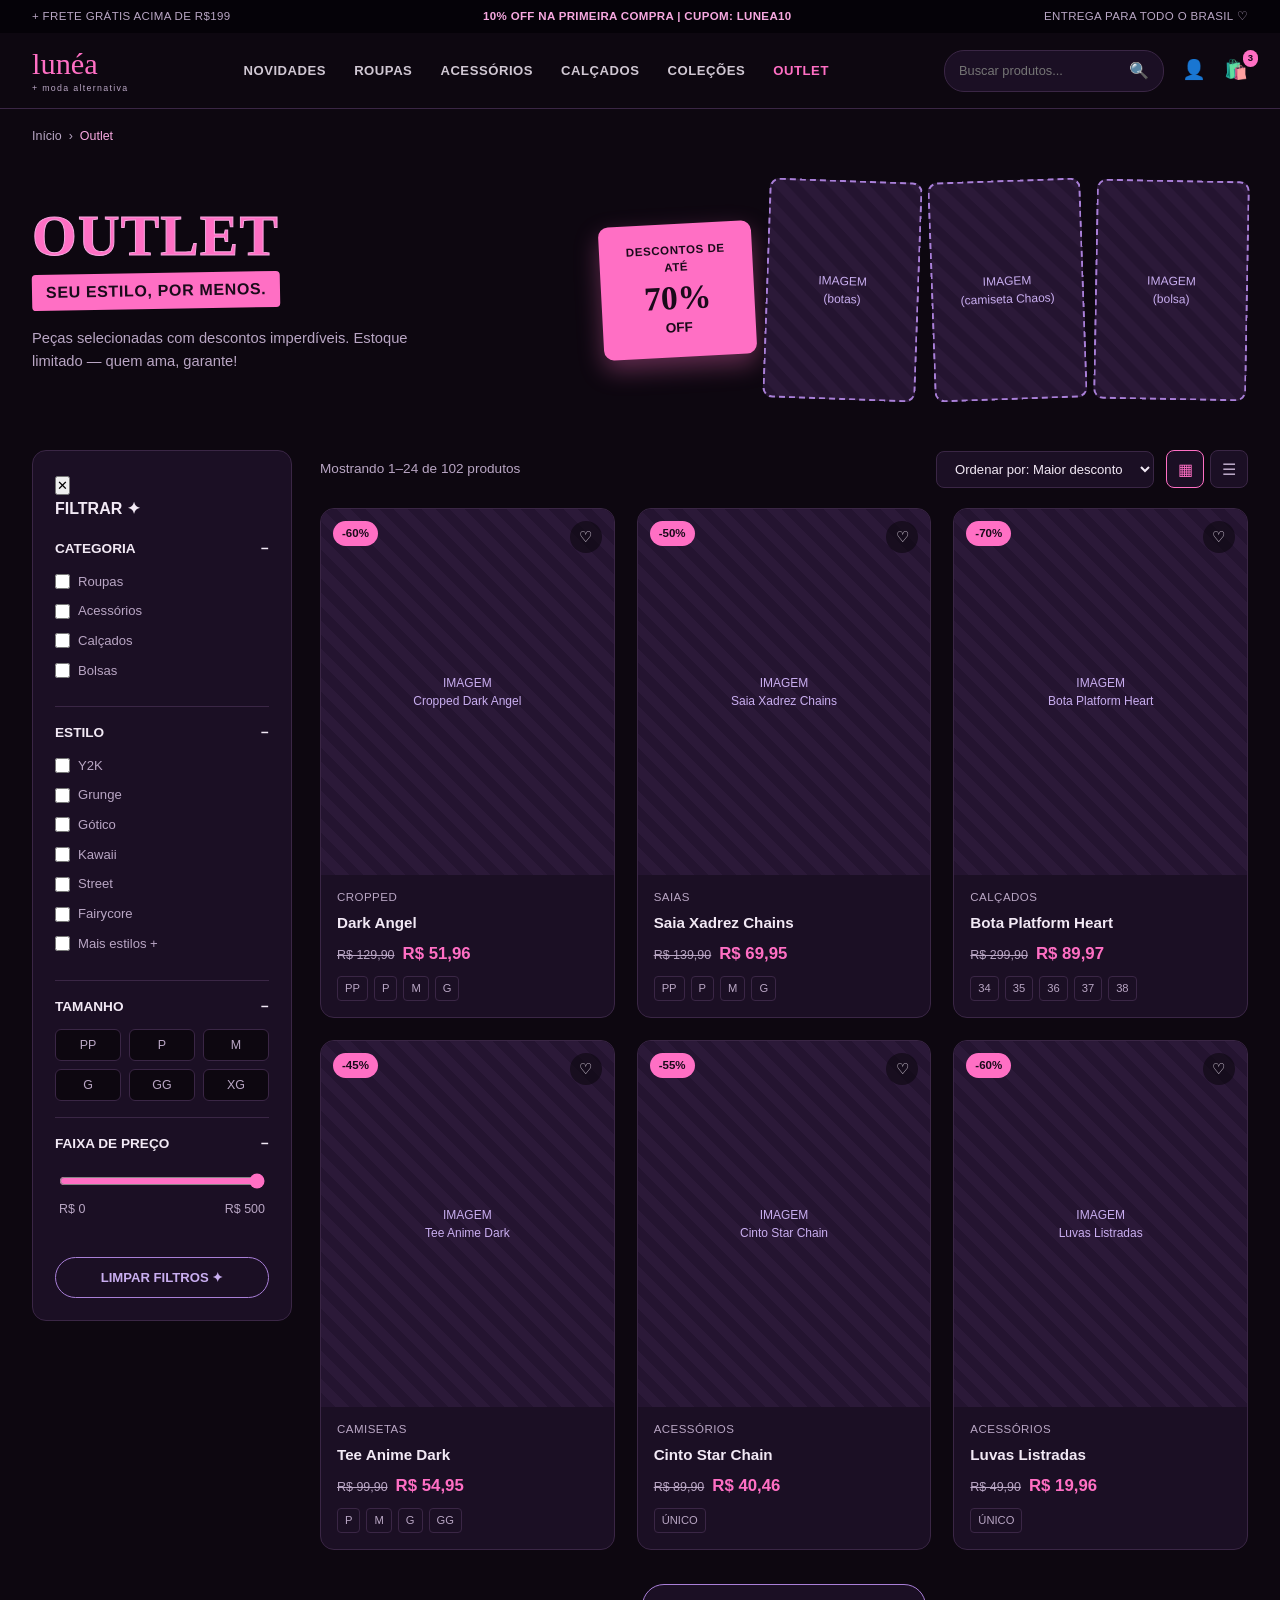
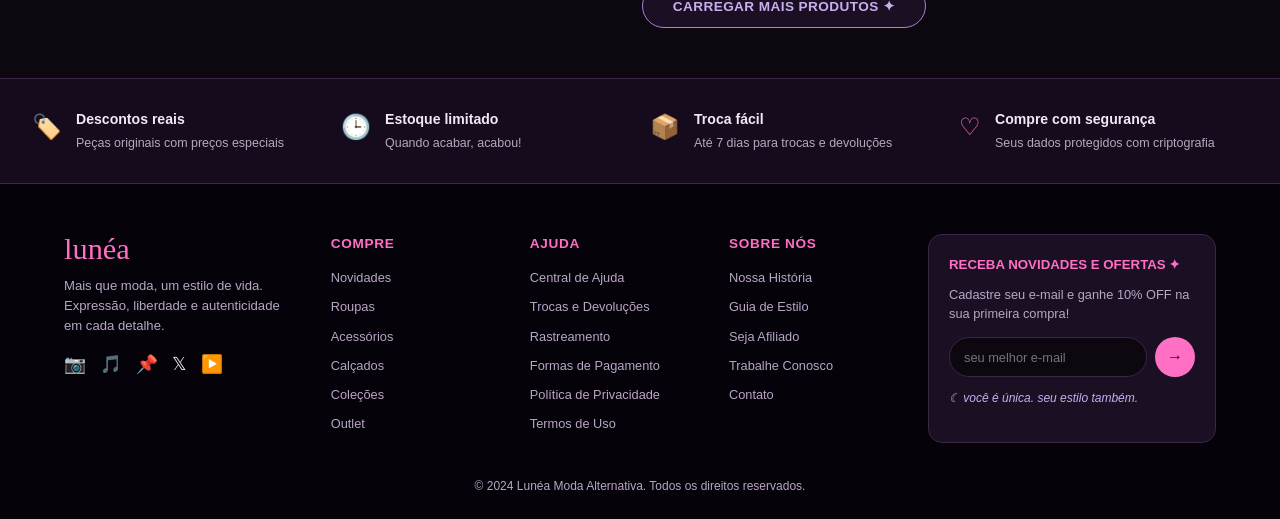
<file: outlet.html>
<!DOCTYPE html>
<html lang="pt-BR">
<head>
<meta charset="UTF-8">
<meta name="viewport" content="width=device-width, initial-scale=1.0">
<title>Outlet | Lunéa Moda Alternativa</title>
<style>
  :root{
    --bg: #0d0710;
    --bg-alt: #150b1c;
    --card: #1b0f24;
    --pink: #ff6fc4;
    --pink-soft: #f7a8e0;
    --purple: #a97fd8;
    --purple-soft: #c9aef0;
    --text: #f2e9f5;
    --text-dim: #b9a6c4;
    --border: #3a2645;
    --radius: 14px;
    --serif: 'Playfair Display', Georgia, 'Times New Roman', serif;
    --script: 'Pacifico', 'Brush Script MT', cursive;
    --sans: 'Poppins', 'Segoe UI', Arial, sans-serif;
  }

  *{ box-sizing: border-box; margin:0; padding:0; }

  body{
    background: var(--bg);
    color: var(--text);
    font-family: var(--sans);
    line-height: 1.5;
    overflow-x: hidden;
  }

  a{ color: inherit; text-decoration: none; }
  ul{ list-style: none; }
  img{ max-width: 100%; display:block; }
  button{ font-family: var(--sans); }

  /* ---------- Placeholder de imagem ---------- */
  .img-placeholder{
    background: repeating-linear-gradient(45deg, #241430, #241430 10px, #2b1938 10px, #2b1938 20px);
    border: 2px dashed var(--purple);
    color: var(--purple-soft);
    display:flex;
    align-items:center;
    justify-content:center;
    text-align:center;
    font-size: 0.75rem;
    padding: 8px;
    border-radius: 10px;
  }

  /* ---------- Topbar ---------- */
  .topbar{
    background: #050208;
    font-size: 0.72rem;
    letter-spacing: 0.03em;
    color: var(--text-dim);
    display:flex;
    justify-content:space-between;
    align-items:center;
    padding: 8px 32px;
    flex-wrap: wrap;
    gap: 6px;
  }
  .topbar span{ white-space:nowrap; }
  .topbar .promo{ color: var(--pink-soft); font-weight:600; }

  /* ---------- Header / nav ---------- */
  header.main{
    background: var(--bg);
    border-bottom: 1px solid var(--border);
    position: sticky;
    top:0;
    z-index: 50;
  }
  .nav-wrap{
    display:flex;
    align-items:center;
    justify-content:space-between;
    padding: 16px 32px;
    gap: 24px;
  }
  .logo{
    font-family: var(--script);
    font-size: 1.9rem;
    color: var(--pink);
    display:flex;
    flex-direction:column;
    line-height:1;
  }
  .logo small{
    font-family: var(--sans);
    font-size: 0.55rem;
    letter-spacing: 0.15em;
    color: var(--text-dim);
    margin-top:4px;
  }
  nav.links{
    display:flex;
    gap: 28px;
    font-size: 0.82rem;
    font-weight:600;
    letter-spacing: 0.04em;
  }
  nav.links a{ white-space:nowrap; opacity:0.85; transition:opacity .2s, color .2s; }
  nav.links a:hover{ opacity:1; color: var(--pink); }
  nav.links a.active{ color: var(--pink); opacity:1; }

  .nav-actions{
    display:flex;
    align-items:center;
    gap: 18px;
  }
  .search-box{
    display:flex;
    align-items:center;
    background: var(--card);
    border: 1px solid var(--border);
    border-radius: 20px;
    padding: 8px 14px;
    min-width: 220px;
  }
  .search-box input{
    background: transparent;
    border: none;
    outline: none;
    color: var(--text);
    font-size: 0.8rem;
    flex:1;
  }
  .icon-btn{
    position: relative;
    font-size: 1.2rem;
    cursor:pointer;
  }
  .badge{
    position:absolute;
    top:-6px; right:-10px;
    background: var(--pink);
    color:#1a0a1a;
    font-size: 0.6rem;
    font-weight:700;
    padding: 1px 5px;
    border-radius: 10px;
  }
  .burger{
    display:none;
    flex-direction:column;
    gap:5px;
    cursor:pointer;
  }
  .burger span{ width:24px; height:2px; background:var(--text); display:block; }

  /* ---------- Breadcrumb ---------- */
  .breadcrumb{
    padding: 18px 32px 0;
    font-size: 0.78rem;
    color: var(--text-dim);
  }
  .breadcrumb .current{ color: var(--pink-soft); }

  .container{ max-width: 1500px; margin:0 auto; padding: 0 32px; }

  /* ---------- Hero Outlet ---------- */
  .hero{
    display:grid;
    grid-template-columns: 1fr 1.2fr;
    gap: 30px;
    align-items:center;
    padding: 34px 32px 30px;
  }
  .hero-text .outlet-title{
    font-family: var(--serif);
    font-weight: 900;
    font-size: 3.6rem;
    color: var(--pink);
    -webkit-text-stroke: 1px var(--pink-soft);
    letter-spacing: 0.02em;
    line-height: 0.95;
  }
  .hero-text .outlet-sub{
    display:inline-block;
    background: var(--pink);
    color:#1a0a1a;
    font-weight:800;
    font-size: 1rem;
    letter-spacing: 0.04em;
    padding: 6px 14px;
    margin-top: 10px;
    border-radius: 4px;
    transform: rotate(-1deg);
  }
  .hero-text p{
    color: var(--text-dim);
    font-size: 0.92rem;
    margin-top: 18px;
    max-width: 420px;
  }

  .hero-banner{
    display:grid;
    grid-template-columns: 1fr 1fr 1fr 1fr;
    gap: 12px;
    align-items:center;
  }
  .discount-tag{
    background: var(--pink);
    color: #1a0a1a;
    border-radius: 10px;
    padding: 18px 14px;
    text-align:center;
    font-weight: 800;
    transform: rotate(-3deg);
    box-shadow: 0 10px 24px rgba(255,111,196,0.35);
  }
  .discount-tag .label{ font-size: 0.72rem; letter-spacing:0.05em; }
  .discount-tag .num{ font-family: var(--serif); font-size: 2.1rem; line-height:1; margin: 4px 0; }
  .discount-tag .off{ font-size: 0.85rem; }

  .hero-banner .img-placeholder{
    height: 220px;
    border-radius: 10px;
  }
  .hero-banner .p1{ transform: rotate(2deg); }
  .hero-banner .p2{ transform: rotate(-2deg); }
  .hero-banner .p3{ transform: rotate(1deg); }

  /* ---------- Layout principal (sidebar + produtos) ---------- */
  .main-layout{
    display:grid;
    grid-template-columns: 260px 1fr;
    gap: 28px;
    padding: 20px 32px 50px;
    align-items:start;
  }

  /* ---------- Sidebar filtros ---------- */
  .filters{
    background: var(--card);
    border: 1px solid var(--border);
    border-radius: var(--radius);
    padding: 22px;
    position: sticky;
    top: 90px;
  }
  .filters h3{
    font-size: 1rem;
    margin-bottom: 18px;
  }
  .filter-group{
    border-bottom: 1px solid var(--border);
    padding-bottom: 16px;
    margin-bottom: 16px;
  }
  .filter-group:last-of-type{ border-bottom:none; }
  .filter-group h4{
    display:flex;
    justify-content:space-between;
    align-items:center;
    font-size: 0.85rem;
    margin-bottom: 12px;
    cursor:pointer;
    user-select:none;
  }
  .filter-options label{
    display:flex;
    align-items:center;
    gap: 8px;
    font-size: 0.82rem;
    color: var(--text-dim);
    margin-bottom: 10px;
    cursor:pointer;
  }
  .filter-options input[type="checkbox"]{
    accent-color: var(--pink);
    width: 15px; height: 15px;
  }

  .size-grid{
    display:grid;
    grid-template-columns: repeat(3, 1fr);
    gap: 8px;
  }
  .size-grid button{
    background: var(--bg);
    border: 1px solid var(--border);
    color: var(--text-dim);
    padding: 8px 0;
    border-radius: 6px;
    font-size: 0.78rem;
    cursor:pointer;
    transition: all .15s;
  }
  .size-grid button:hover, .size-grid button.selected{
    border-color: var(--pink);
    color: var(--pink);
  }

  .price-range{
    padding: 6px 4px;
  }
  .price-range input[type="range"]{
    width: 100%;
    accent-color: var(--pink);
  }
  .price-labels{
    display:flex;
    justify-content:space-between;
    font-size: 0.78rem;
    color: var(--text-dim);
    margin-top: 4px;
  }

  .clear-btn{
    width: 100%;
    background: transparent;
    border: 1px solid var(--purple);
    color: var(--purple-soft);
    padding: 12px;
    border-radius: 24px;
    font-size: 0.82rem;
    font-weight:600;
    cursor:pointer;
    transition: background .15s;
  }
  .clear-btn:hover{ background: var(--purple); color: #1a0a1a; }

  /* ---------- Toolbar de produtos ---------- */
  .products-toolbar{
    display:flex;
    justify-content:space-between;
    align-items:center;
    margin-bottom: 20px;
    flex-wrap: wrap;
    gap: 12px;
  }
  .products-toolbar .count{ font-size: 0.85rem; color: var(--text-dim); }
  .toolbar-right{ display:flex; align-items:center; gap: 12px; }
  .sort-select{
    background: var(--card);
    border: 1px solid var(--border);
    color: var(--text);
    padding: 9px 14px;
    border-radius: 8px;
    font-size: 0.82rem;
    outline:none;
  }
  .view-toggle{ display:flex; gap: 6px; }
  .view-toggle button{
    background: var(--card);
    border: 1px solid var(--border);
    color: var(--text-dim);
    width: 38px; height: 38px;
    border-radius: 8px;
    cursor:pointer;
    font-size: 1rem;
  }
  .view-toggle button.active{ border-color: var(--pink); color: var(--pink); }

  .filter-mobile-btn{
    display:none;
    background: var(--card);
    border: 1px solid var(--border);
    color: var(--text);
    padding: 10px 16px;
    border-radius: 8px;
    font-size: 0.82rem;
    cursor:pointer;
  }

  /* ---------- Grid de produtos ---------- */
  .products-grid{
    display:grid;
    grid-template-columns: repeat(3, 1fr);
    gap: 22px;
  }
  .product-card{
    background: var(--card);
    border: 1px solid var(--border);
    border-radius: var(--radius);
    overflow:hidden;
    display:flex;
    flex-direction:column;
    transition: transform .2s, border-color .2s;
  }
  .product-card:hover{ transform: translateY(-4px); border-color: var(--pink); }

  .product-media{
    position:relative;
    aspect-ratio: 4/5;
  }
  .product-media .img-placeholder{ height:100%; border-radius:0; border:none; }
  .discount-badge{
    position:absolute;
    top:12px; left:12px;
    background: var(--pink);
    color:#1a0a1a;
    font-size: 0.72rem;
    font-weight:800;
    padding: 4px 9px;
    border-radius: 20px;
    z-index:2;
  }
  .fav-btn{
    position:absolute;
    top:12px; right:12px;
    background: rgba(13,7,16,0.6);
    border: none;
    color: var(--text);
    width: 32px; height:32px;
    border-radius:50%;
    cursor:pointer;
    font-size: 0.95rem;
    z-index:2;
  }
  .fav-btn.active{ color: var(--pink); }

  .product-info{ padding: 14px 16px 16px; display:flex; flex-direction:column; gap:6px; }
  .product-info .cat{ font-size: 0.72rem; color: var(--text-dim); text-transform:uppercase; letter-spacing: 0.04em; }
  .product-info .name{ font-size: 0.95rem; font-weight:600; }
  .price-row{ display:flex; align-items:baseline; gap: 8px; }
  .price-old{ font-size: 0.78rem; color: var(--text-dim); text-decoration: line-through; }
  .price-new{ font-size: 1.05rem; color: var(--pink); font-weight: 700; }
  .size-options{ display:flex; gap: 6px; flex-wrap: wrap; margin-top: 4px; }
  .size-options span{
    font-size: 0.7rem;
    color: var(--text-dim);
    border: 1px solid var(--border);
    padding: 3px 7px;
    border-radius: 4px;
  }

  .load-more-wrap{ text-align:center; margin-top: 34px; }
  .load-more-btn{
    background: var(--card);
    border: 1px solid var(--purple);
    color: var(--purple-soft);
    padding: 13px 30px;
    border-radius: 30px;
    font-size: 0.85rem;
    font-weight:700;
    letter-spacing: 0.03em;
    cursor:pointer;
    transition: background .15s;
  }
  .load-more-btn:hover{ background: var(--purple); color:#1a0a1a; }

  /* ---------- Features bar ---------- */
  .features{
    display:grid;
    grid-template-columns: repeat(4, 1fr);
    gap: 20px;
    padding: 30px 32px;
    border-top: 1px solid var(--border);
    border-bottom: 1px solid var(--border);
    background: var(--bg-alt);
  }
  .feature{ display:flex; gap: 14px; align-items:flex-start; }
  .feature .ficon{ font-size: 1.5rem; color: var(--pink); flex-shrink:0; }
  .feature h4{ font-size: 0.88rem; margin-bottom: 4px; }
  .feature p{ font-size: 0.78rem; color: var(--text-dim); }

  /* ---------- Footer ---------- */
  footer{
    background: #05020a;
    padding: 50px 32px 24px;
  }
  .footer-grid{
    display:grid;
    grid-template-columns: 1.4fr 1fr 1fr 1fr 1.3fr;
    gap: 30px;
  }
  .footer-about .logo{ margin-bottom: 12px; }
  .footer-about p{
    color: var(--text-dim);
    font-size: 0.82rem;
    margin-bottom: 16px;
  }
  .socials{ display:flex; gap: 14px; font-size: 1.1rem; }
  .footer-col h5{
    color: var(--pink);
    font-size: 0.85rem;
    margin-bottom: 14px;
    letter-spacing: 0.05em;
  }
  .footer-col a{
    display:block;
    color: var(--text-dim);
    font-size: 0.8rem;
    margin-bottom: 10px;
  }
  .footer-col a:hover{ color: var(--pink-soft); }

  .newsletter{
    background: var(--card);
    border: 1px solid var(--border);
    border-radius: var(--radius);
    padding: 20px;
  }
  .newsletter h5{ color: var(--pink); margin-bottom: 10px; }
  .newsletter p{ color: var(--text-dim); font-size: 0.8rem; margin-bottom: 14px; }
  .newsletter form{ display:flex; gap: 8px; }
  .newsletter input{
    flex:1;
    background: var(--bg);
    border: 1px solid var(--border);
    border-radius: 20px;
    padding: 10px 14px;
    color: var(--text);
    font-size: 0.8rem;
    outline:none;
  }
  .newsletter button{
    background: var(--pink);
    border:none;
    border-radius: 50%;
    width: 40px;
    height: 40px;
    color: #1a0a1a;
    font-size: 1rem;
    cursor:pointer;
    flex-shrink:0;
  }
  .newsletter .fine{
    margin-top: 12px;
    font-size: 0.75rem;
    color: var(--purple-soft);
    font-style: italic;
  }

  .copyright{
    text-align:center;
    color: var(--text-dim);
    font-size: 0.75rem;
    margin-top: 34px;
  }

  /* ================= RESPONSIVE ================= */
  @media (max-width: 1150px){
    .products-grid{ grid-template-columns: repeat(2, 1fr); }
    .hero-banner{ grid-template-columns: repeat(2, 1fr); }
    .discount-tag{ grid-column: span 1; }
  }

  @media (max-width: 1024px){
    .hero{ grid-template-columns: 1fr; }
    .footer-grid{ grid-template-columns: 1fr 1fr; }
    .features{ grid-template-columns: repeat(2, 1fr); }
  }

  @media (max-width: 900px){
    .main-layout{ grid-template-columns: 1fr; }
    .filters{
      position: fixed;
      top:0; left:-100%;
      width: 82%;
      max-width: 320px;
      height: 100vh;
      overflow-y:auto;
      z-index: 200;
      transition: left .25s ease;
      border-radius:0;
    }
    .filters.open{ left:0; }
    .filter-mobile-btn{ display:inline-flex; align-items:center; gap:8px; }
    .filters-overlay{
      display:none;
      position:fixed; inset:0;
      background: rgba(0,0,0,0.6);
      z-index: 190;
    }
    .filters-overlay.open{ display:block; }
    .filters-close{
      display:block;
      background:none;
      border:none;
      color: var(--pink);
      font-size: 1.4rem;
      margin-bottom: 14px;
      cursor:pointer;
    }
  }

  @media (max-width: 720px){
    .topbar{ justify-content:center; text-align:center; }
    nav.links{ display:none; }
    .burger{ display:flex; }
    .search-box{ display:none; }
    .nav-wrap{ padding: 14px 18px; }
    .hero{ padding: 22px 18px 24px; }
    .hero-text .outlet-title{ font-size: 2.4rem; }
    .hero-banner{ grid-template-columns: 1fr 1fr; }
    .main-layout{ padding: 16px 18px 40px; }
    .products-grid{ grid-template-columns: 1fr 1fr; gap: 14px; }
    .features{ grid-template-columns: 1fr; padding: 24px 18px; }
    .footer-grid{ grid-template-columns: 1fr; padding: 0; }
    footer{ padding: 34px 18px 20px; }
    .container{ padding: 0 18px; }
    .breadcrumb{ padding: 14px 18px 0; }

    nav.links.open{
      display:flex;
      flex-direction:column;
      position:absolute;
      top: 100%;
      left:0;
      right:0;
      background: var(--bg);
      border-bottom: 1px solid var(--border);
      padding: 16px 18px;
      gap: 16px;
      z-index: 60;
    }
  }

  @media (max-width: 480px){
    .products-grid{ grid-template-columns: 1fr; }
    .hero-banner{ grid-template-columns: 1fr 1fr; }
  }
</style>
</head>
<body>

  <!-- ================= TOPBAR ================= -->
  <div class="topbar">
    <span>+ FRETE GRÁTIS ACIMA DE R$199</span>
    <span class="promo">10% OFF NA PRIMEIRA COMPRA | CUPOM: LUNEA10</span>
    <span>ENTREGA PARA TODO O BRASIL ♡</span>
  </div>

  <!-- ================= HEADER ================= -->
  <header class="main">
    <div class="nav-wrap">
      <div class="logo">lunéa <small>+ moda alternativa</small></div>

      <nav class="links" id="navLinks">
        <a href="#">NOVIDADES</a>
        <a href="#">ROUPAS</a>
        <a href="#">ACESSÓRIOS</a>
        <a href="#">CALÇADOS</a>
        <a href="#">COLEÇÕES</a>
        <a href="#" class="active">OUTLET</a>
      </nav>

      <div class="nav-actions">
        <div class="search-box">
          <input type="text" placeholder="Buscar produtos...">
          <span>🔍</span>
        </div>
        <span class="icon-btn">👤</span>
        <span class="icon-btn">🛍️<span class="badge">3</span></span>
        <div class="burger" id="burgerBtn">
          <span></span><span></span><span></span>
        </div>
      </div>
    </div>
  </header>

  <div class="breadcrumb">
    Início &nbsp;›&nbsp; <span class="current">Outlet</span>
  </div>

  <!-- ================= HERO OUTLET ================= -->
  <section class="container hero">
    <div class="hero-text">
      <div class="outlet-title">OUTLET</div>
      <div class="outlet-sub">SEU ESTILO, POR MENOS.</div>
      <p>
        Peças selecionadas com descontos imperdíveis. Estoque limitado —
        quem ama, garante!
      </p>
    </div>

    <div class="hero-banner">
      <div class="discount-tag">
        <div class="label">DESCONTOS DE ATÉ</div>
        <div class="num">70%</div>
        <div class="off">OFF</div>
      </div>
      <div class="img-placeholder p1">IMAGEM<br>(botas)</div>
      <div class="img-placeholder p2">IMAGEM<br>(camiseta Chaos)</div>
      <div class="img-placeholder p3">IMAGEM<br>(bolsa)</div>
    </div>
  </section>

  <!-- Overlay para filtros no mobile -->
  <div class="filters-overlay" id="filtersOverlay"></div>

  <!-- ================= LAYOUT PRINCIPAL ================= -->
  <div class="container main-layout">

    <!-- ---------- SIDEBAR FILTROS ---------- -->
    <aside class="filters" id="filtersPanel">
      <button class="filters-close" id="filtersClose">✕</button>
      <h3>FILTRAR ✦</h3>

      <div class="filter-group">
        <h4>CATEGORIA <span>−</span></h4>
        <div class="filter-options">
          <label><input type="checkbox"> Roupas</label>
          <label><input type="checkbox"> Acessórios</label>
          <label><input type="checkbox"> Calçados</label>
          <label><input type="checkbox"> Bolsas</label>
        </div>
      </div>

      <div class="filter-group">
        <h4>ESTILO <span>−</span></h4>
        <div class="filter-options">
          <label><input type="checkbox"> Y2K</label>
          <label><input type="checkbox"> Grunge</label>
          <label><input type="checkbox"> Gótico</label>
          <label><input type="checkbox"> Kawaii</label>
          <label><input type="checkbox"> Street</label>
          <label><input type="checkbox"> Fairycore</label>
          <label><input type="checkbox"> Mais estilos +</label>
        </div>
      </div>

      <div class="filter-group">
        <h4>TAMANHO <span>−</span></h4>
        <div class="size-grid">
          <button>PP</button>
          <button>P</button>
          <button>M</button>
          <button>G</button>
          <button>GG</button>
          <button>XG</button>
        </div>
      </div>

      <div class="filter-group">
        <h4>FAIXA DE PREÇO <span>−</span></h4>
        <div class="price-range">
          <input type="range" min="0" max="500" value="500" id="priceRange">
          <div class="price-labels">
            <span>R$ 0</span>
            <span id="priceMax">R$ 500</span>
          </div>
        </div>
      </div>

      <button class="clear-btn" id="clearFilters">LIMPAR FILTROS ✦</button>
    </aside>

    <!-- ---------- PRODUTOS ---------- -->
    <div class="products-area">

      <div class="products-toolbar">
        <span class="count">Mostrando 1–24 de 102 produtos</span>
        <div class="toolbar-right">
          <button class="filter-mobile-btn" id="filterMobileBtn">☰ Filtrar</button>
          <select class="sort-select">
            <option>Ordenar por: Maior desconto</option>
            <option>Menor preço</option>
            <option>Maior preço</option>
            <option>Mais vendidos</option>
            <option>Novidades</option>
          </select>
          <div class="view-toggle">
            <button class="active" id="gridViewBtn">▦</button>
            <button id="listViewBtn">☰</button>
          </div>
        </div>
      </div>

      <div class="products-grid" id="productsGrid">

        <!-- Produto 1 -->
        <div class="product-card">
          <div class="product-media">
            <span class="discount-badge">-60%</span>
            <button class="fav-btn">♡</button>
            <div class="img-placeholder">IMAGEM<br>Cropped Dark Angel</div>
          </div>
          <div class="product-info">
            <span class="cat">Cropped</span>
            <span class="name">Dark Angel</span>
            <div class="price-row">
              <span class="price-old">R$ 129,90</span>
              <span class="price-new">R$ 51,96</span>
            </div>
            <div class="size-options"><span>PP</span><span>P</span><span>M</span><span>G</span></div>
          </div>
        </div>

        <!-- Produto 2 -->
        <div class="product-card">
          <div class="product-media">
            <span class="discount-badge">-50%</span>
            <button class="fav-btn">♡</button>
            <div class="img-placeholder">IMAGEM<br>Saia Xadrez Chains</div>
          </div>
          <div class="product-info">
            <span class="cat">Saias</span>
            <span class="name">Saia Xadrez Chains</span>
            <div class="price-row">
              <span class="price-old">R$ 139,90</span>
              <span class="price-new">R$ 69,95</span>
            </div>
            <div class="size-options"><span>PP</span><span>P</span><span>M</span><span>G</span></div>
          </div>
        </div>

        <!-- Produto 3 -->
        <div class="product-card">
          <div class="product-media">
            <span class="discount-badge">-70%</span>
            <button class="fav-btn">♡</button>
            <div class="img-placeholder">IMAGEM<br>Bota Platform Heart</div>
          </div>
          <div class="product-info">
            <span class="cat">Calçados</span>
            <span class="name">Bota Platform Heart</span>
            <div class="price-row">
              <span class="price-old">R$ 299,90</span>
              <span class="price-new">R$ 89,97</span>
            </div>
            <div class="size-options"><span>34</span><span>35</span><span>36</span><span>37</span><span>38</span></div>
          </div>
        </div>

        <!-- Produto 4 -->
        <div class="product-card">
          <div class="product-media">
            <span class="discount-badge">-45%</span>
            <button class="fav-btn">♡</button>
            <div class="img-placeholder">IMAGEM<br>Tee Anime Dark</div>
          </div>
          <div class="product-info">
            <span class="cat">Camisetas</span>
            <span class="name">Tee Anime Dark</span>
            <div class="price-row">
              <span class="price-old">R$ 99,90</span>
              <span class="price-new">R$ 54,95</span>
            </div>
            <div class="size-options"><span>P</span><span>M</span><span>G</span><span>GG</span></div>
          </div>
        </div>

        <!-- Produto 5 -->
        <div class="product-card">
          <div class="product-media">
            <span class="discount-badge">-55%</span>
            <button class="fav-btn">♡</button>
            <div class="img-placeholder">IMAGEM<br>Cinto Star Chain</div>
          </div>
          <div class="product-info">
            <span class="cat">Acessórios</span>
            <span class="name">Cinto Star Chain</span>
            <div class="price-row">
              <span class="price-old">R$ 89,90</span>
              <span class="price-new">R$ 40,46</span>
            </div>
            <div class="size-options"><span>ÚNICO</span></div>
          </div>
        </div>

        <!-- Produto 6 -->
        <div class="product-card">
          <div class="product-media">
            <span class="discount-badge">-60%</span>
            <button class="fav-btn">♡</button>
            <div class="img-placeholder">IMAGEM<br>Luvas Listradas</div>
          </div>
          <div class="product-info">
            <span class="cat">Acessórios</span>
            <span class="name">Luvas Listradas</span>
            <div class="price-row">
              <span class="price-old">R$ 49,90</span>
              <span class="price-new">R$ 19,96</span>
            </div>
            <div class="size-options"><span>ÚNICO</span></div>
          </div>
        </div>

      </div>

      <div class="load-more-wrap">
        <button class="load-more-btn" id="loadMoreBtn">CARREGAR MAIS PRODUTOS ✦</button>
      </div>

    </div>
  </div>

  <!-- ================= FEATURES ================= -->
  <div class="features">
    <div class="feature">
      <span class="ficon">🏷️</span>
      <div>
        <h4>Descontos reais</h4>
        <p>Peças originais com preços especiais</p>
      </div>
    </div>
    <div class="feature">
      <span class="ficon">🕒</span>
      <div>
        <h4>Estoque limitado</h4>
        <p>Quando acabar, acabou!</p>
      </div>
    </div>
    <div class="feature">
      <span class="ficon">📦</span>
      <div>
        <h4>Troca fácil</h4>
        <p>Até 7 dias para trocas e devoluções</p>
      </div>
    </div>
    <div class="feature">
      <span class="ficon">♡</span>
      <div>
        <h4>Compre com segurança</h4>
        <p>Seus dados protegidos com criptografia</p>
      </div>
    </div>
  </div>

  <!-- ================= FOOTER ================= -->
  <footer>
    <div class="container footer-grid">
      <div class="footer-about">
        <div class="logo">lunéa</div>
        <p>Mais que moda, um estilo de vida. Expressão, liberdade e autenticidade em cada detalhe.</p>
        <div class="socials">
          <span>📷</span><span>🎵</span><span>📌</span><span>𝕏</span><span>▶️</span>
        </div>
      </div>

      <div class="footer-col">
        <h5>COMPRE</h5>
        <a href="#">Novidades</a>
        <a href="#">Roupas</a>
        <a href="#">Acessórios</a>
        <a href="#">Calçados</a>
        <a href="#">Coleções</a>
        <a href="#">Outlet</a>
      </div>

      <div class="footer-col">
        <h5>AJUDA</h5>
        <a href="#">Central de Ajuda</a>
        <a href="#">Trocas e Devoluções</a>
        <a href="#">Rastreamento</a>
        <a href="#">Formas de Pagamento</a>
        <a href="#">Política de Privacidade</a>
        <a href="#">Termos de Uso</a>
      </div>

      <div class="footer-col">
        <h5>SOBRE NÓS</h5>
        <a href="#">Nossa História</a>
        <a href="#">Guia de Estilo</a>
        <a href="#">Seja Afiliado</a>
        <a href="#">Trabalhe Conosco</a>
        <a href="#">Contato</a>
      </div>

      <div class="newsletter">
        <h5>RECEBA NOVIDADES E OFERTAS ✦</h5>
        <p>Cadastre seu e-mail e ganhe 10% OFF na sua primeira compra!</p>
        <form onsubmit="return false;">
          <input type="email" placeholder="seu melhor e-mail" required>
          <button type="submit">→</button>
        </form>
        <p class="fine">☾ você é única. seu estilo também.</p>
      </div>
    </div>

    <p class="copyright">© 2024 Lunéa Moda Alternativa. Todos os direitos reservados.</p>
  </footer>

  <script>
    // Menu mobile (hambúrguer) do header
    const burgerBtn = document.getElementById('burgerBtn');
    const navLinks = document.getElementById('navLinks');
    burgerBtn.addEventListener('click', () => navLinks.classList.toggle('open'));
    navLinks.querySelectorAll('a').forEach(link => {
      link.addEventListener('click', () => navLinks.classList.remove('open'));
    });

    // Favoritar produto
    document.querySelectorAll('.fav-btn').forEach(btn => {
      btn.addEventListener('click', () => btn.classList.toggle('active'));
    });

    // Seleção de tamanho na sidebar
    document.querySelectorAll('.size-grid button').forEach(btn => {
      btn.addEventListener('click', () => btn.classList.toggle('selected'));
    });

    // Slider de preço
    const priceRange = document.getElementById('priceRange');
    const priceMax = document.getElementById('priceMax');
    priceRange.addEventListener('input', () => {
      priceMax.textContent = 'R$ ' + priceRange.value;
    });

    // Limpar filtros
    document.getElementById('clearFilters').addEventListener('click', () => {
      document.querySelectorAll('.filter-options input[type="checkbox"]').forEach(cb => cb.checked = false);
      document.querySelectorAll('.size-grid button').forEach(b => b.classList.remove('selected'));
      priceRange.value = 500;
      priceMax.textContent = 'R$ 500';
    });

    // Alternar visualização grade/lista
    const productsGrid = document.getElementById('productsGrid');
    document.getElementById('gridViewBtn').addEventListener('click', function(){
      productsGrid.style.gridTemplateColumns = '';
      this.classList.add('active');
      document.getElementById('listViewBtn').classList.remove('active');
    });
    document.getElementById('listViewBtn').addEventListener('click', function(){
      productsGrid.style.gridTemplateColumns = '1fr';
      this.classList.add('active');
      document.getElementById('gridViewBtn').classList.remove('active');
    });

    // Carregar mais produtos (simulação)
    document.getElementById('loadMoreBtn').addEventListener('click', function(){
      this.textContent = 'CARREGANDO...';
      setTimeout(() => { this.textContent = 'CARREGAR MAIS PRODUTOS ✦'; }, 900);
    });

    // Filtros no mobile (abrir/fechar painel lateral)
    const filtersPanel = document.getElementById('filtersPanel');
    const filtersOverlay = document.getElementById('filtersOverlay');
    const filterMobileBtn = document.getElementById('filterMobileBtn');
    const filtersClose = document.getElementById('filtersClose');

    function openFilters(){
      filtersPanel.classList.add('open');
      filtersOverlay.classList.add('open');
    }
    function closeFilters(){
      filtersPanel.classList.remove('open');
      filtersOverlay.classList.remove('open');
    }
    filterMobileBtn.addEventListener('click', openFilters);
    filtersClose.addEventListener('click', closeFilters);
    filtersOverlay.addEventListener('click', closeFilters);
  </script>

</body>
</html>
</file>
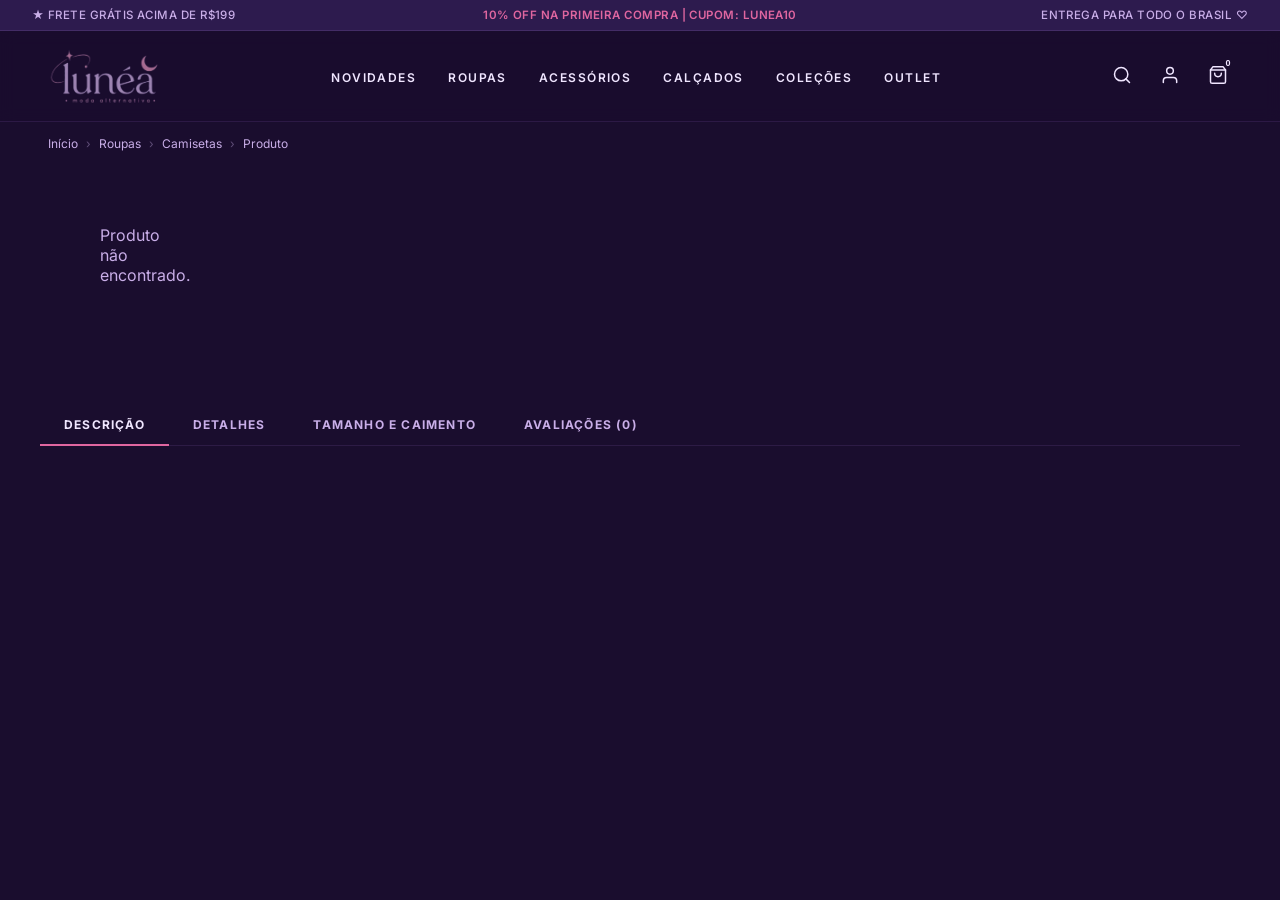
<file: produtopag.html>
<!DOCTYPE html>
<html lang="pt-BR">
<head>
  <meta charset="UTF-8" />
  <meta name="viewport" content="width=device-width, initial-scale=1.0" />
  <title>Produto – Lunéa</title>
  <link href="https://fonts.googleapis.com/css2?family=Playfair+Display:wght@700;900&family=Inter:wght@300;400;500;600;700;800&display=swap" rel="stylesheet" />
  <script src="js/lunea-navigation.js" defer></script>
  <style>
    *, *::before, *::after { box-sizing: border-box; margin: 0; padding: 0; }
    :root {
      --deep:  #1a0d2e;
      --mid:   #2d1b4e;
      --card:  #160c2a;
      --accent:#9b6dc5;
      --pink:  #e066a0;
      --light: #f0e6ff;
      --muted: #c9aee8;
    }
    body { font-family:'Inter',sans-serif; background:var(--deep); color:var(--light); }

    /* ── ANNOUNCEMENT ── */
    .announcement-bar {
      background:var(--mid); display:grid; grid-template-columns:1fr 1fr 1fr;
      align-items:center; padding:8px 32px; font-size:11.5px; font-weight:500;
      letter-spacing:.04em; color:var(--muted); border-bottom:1px solid rgba(155,109,197,.2);
    }
    .announcement-bar span:nth-child(2){text-align:center;color:var(--pink);font-weight:600;}
    .announcement-bar span:nth-child(3){text-align:right;}

    /* ── HEADER ── */
    header {
      display:flex; align-items:center; justify-content:space-between;
      padding:14px 48px; background:rgba(26,13,46,.92);
      backdrop-filter:blur(8px); position:sticky; top:0; z-index:200;
      border-bottom:1px solid rgba(155,109,197,.15);
    }
    .logo img { height:62px; width:auto; object-fit:contain; display:block; }
nav {
  display: flex;
  align-items: center;
  gap: 32px;
}
nav a {
  text-decoration: none;
  font-size: 12px;
  font-weight: 600;
  letter-spacing: 0.12em;
  text-transform: uppercase;
  color: var(--text-muted);
  transition: color 0.2s;
}
nav a:hover { color: var(--text-light); }


nav .nav-item {
  position: relative;
}

/* ── DROPDOWN ── */
.nav-dropdown{
  position: absolute;
  top: calc(100% + 14px);
  left: 50%;
  transform: translateX(-50%);
  background: #1e0f38;
  border: 1.5px solid rgba(155, 109, 197, 0.28);
  border-radius: 10px;
  padding: 8px 0;
  min-width: 180px;
  z-index: 999;
  box-shadow: 0 12px 32px rgba(10, 4, 20, 0.6);

  /* animação */
  opacity: 0;
  visibility: hidden;
  transform: translateX(-50%) translateY(6px);
  transition: opacity 0.18s ease, transform 0.18s ease, visibility 0.18s;
  pointer-events: all;
}


.nav-dropdown::before {
  content: '';
  position: absolute;
  top: -6px;
  left: 50%;
  transform: translateX(-50%);
  border-left: 6px solid transparent;
  border-right: 6px solid transparent;
  border-bottom: 6px solid rgba(155, 109, 197, 0.28);
}
.nav-dropdown::after {
  content: '';
  position: absolute;
  top: -4px;
  left: 50%;
  transform: translateX(-50%);
  border-left: 5px solid transparent;
  border-right: 5px solid transparent;
  border-bottom: 5px solid #1e0f38;
}


.nav-item:hover .nav-dropdown {
  opacity: 1;
  visibility: visible;
  transform: translateX(-50%) translateY(0);
  pointer-events: auto;
}


.nav-dropdown a {
  display: flex;
  align-items: center;
  gap: 8px;
  padding: 9px 18px;
  font-size: 12px;
  font-weight: 500;
  color: #c9aee8;
  text-decoration: none;
  letter-spacing: 0.04em;
  transition: background 0.15s, color 0.15s;
  white-space: nowrap;
}
.nav-dropdown a:hover {
  background: rgba(155, 109, 197, 0.12);
  color: #f0e6ff;
}

.nav-dropdown a .dd-icon {
  font-size: 13px;
  opacity: 0.7;
}

/* separador */
.nav-dropdown .dd-sep {
  height: 1px;
  background: rgba(155, 109, 197, 0.15);
  margin: 5px 12px;
}


.nav-dropdown a .dd-tag {
  margin-left: auto;
  font-size: 9px;
  font-weight: 700;
  letter-spacing: 0.08em;
  padding: 2px 6px;
  border-radius: 20px;
  background: #e066a0;
  color: #fff;
}
.nav-dropdown a .dd-tag.green {
  background: #2d7a4f;
}


.header-icons {
  display: flex;
  align-items: center;
  gap: 20px;
}
.header-icons button {
  background: none;
  border: none;
  cursor: pointer;
  color: var(--text-muted);
  transition: color 0.2s;
  padding: 4px;
}
.header-icons button:hover { color: var(--text-light); }
.header-icons svg { width: 20px; height: 20px; }
.cart-btn { position: relative; }
.cart-badge {
  position: absolute;
  top: -4px;
  right: -4px;
  background: var(--pink-accent);
  color: var(--white);
  font-size: 9px;
  font-weight: 650;
  width: 16px;
  height: 12px;
  border-radius: 50%;
  display: flex;
  align-items: center;
  justify-content: center;
}
    /* ── BREADCRUMB ── */
    .breadcrumb { padding:14px 48px; display:flex; align-items:center; gap:8px;
      font-size:12px; color:var(--muted); }
    .breadcrumb a { color:var(--muted); text-decoration:none; }
    .breadcrumb a:hover { color:var(--light); }
    .breadcrumb .sep { opacity:.4; }

    /* ── LAYOUT PRINCIPAL ── */
    .produto-layout {
      display:grid;
      grid-template-columns: 140px 1fr 1fr 300px;
      gap:24px;
      padding:0 40px 60px;
      align-items:start;
    }

    /* ── THUMBNAILS ── */
    .thumbs { display:flex; flex-direction:column; gap:10px; }
    .thumb {
      width:110px; height:130px; border-radius:8px; overflow:hidden;
      border:1.5px solid rgba(155,109,197,.2); cursor:pointer;
      transition:border-color .2s; flex-shrink:0;
    }
    .thumb img { width:100%; height:100%; object-fit:cover; display:block; }
    .thumb.ativo { border-color:var(--pink); }
    .thumb:hover { border-color:rgba(155,109,197,.6); }
    .thumb-arrow { background:none; border:none; color:var(--muted); cursor:pointer;
      font-size:18px; text-align:center; padding:4px; }

    /* ── FOTO PRINCIPAL ── */
    .foto-principal-wrap {
      position:relative; border-radius:14px; overflow:hidden;
      border:1.5px solid rgba(155,109,197,.2); background:rgba(35,18,58,.5);
    }
    .foto-principal-wrap img {
      width:100%; aspect-ratio:3/4; object-fit:cover; display:block;
    }
    .foto-nav {
      position:absolute; top:50%; transform:translateY(-50%);
      background:rgba(26,13,46,.7); border:1.5px solid rgba(155,109,197,.3);
      border-radius:50%; width:36px; height:36px; display:flex;
      align-items:center; justify-content:center; cursor:pointer;
      color:var(--light); font-size:18px; transition:background .2s;
    }
    .foto-nav:hover { background:rgba(26,13,46,.95); }
    .foto-nav.prev { left:12px; }
    .foto-nav.next { right:12px; }
    .tag-desconto {
      position:absolute; top:14px; left:14px; background:var(--pink);
      color:#fff; font-size:11px; font-weight:800; padding:4px 10px; border-radius:4px;
    }
    .btn-zoom {
      position:absolute; bottom:14px; right:14px; background:rgba(26,13,46,.7);
      border:1.5px solid rgba(155,109,197,.3); border-radius:50%; width:34px; height:34px;
      display:flex; align-items:center; justify-content:center; cursor:pointer; color:var(--muted);
      font-size:16px; transition:all .2s;
    }
    .btn-zoom:hover { color:var(--light); }

    /* ── INFOS DO PRODUTO ── */
    .produto-infos { display:flex; flex-direction:column; gap:16px; padding-top:4px; }

    .estilo-tag {
      display:inline-flex; align-items:center; gap:6px; padding:5px 12px;
      border:1.5px solid rgba(155,109,197,.4); border-radius:20px;
      font-size:11px; font-weight:700; letter-spacing:.1em;
      text-transform:uppercase; color:var(--muted); width:fit-content;
    }
    .estilo-tag svg { width:14px; height:14px; color:var(--accent); }

    .produto-nome { font-family:'Playfair Display',serif; font-size:30px;
      font-weight:900; color:var(--light); line-height:1.1; }

    .avaliacao { display:flex; align-items:center; gap:8px; }
    .estrelas { color:#f5c518; font-size:15px; letter-spacing:1px; }
    .avaliacao span { font-size:12px; color:var(--muted); }

    .preco-wrap { display:flex; flex-direction:column; gap:4px; }
    .preco-atual { font-size:28px; font-weight:800; color:var(--pink); }
    .preco-antigo-wrap { display:flex; align-items:center; gap:8px; }
    .preco-antigo { font-size:14px; color:rgba(201,174,232,.5); text-decoration:line-through; }
    .badge-desconto { background:rgba(224,102,160,.15); color:var(--pink);
      font-size:11px; font-weight:700; padding:2px 8px; border-radius:4px; border:1px solid rgba(224,102,160,.3); }
    .parcelas { font-size:12px; color:var(--muted); }
    .parcelamento-link { color:var(--pink); font-size:11px; text-decoration:none;
      display:flex; align-items:center; gap:4px; margin-top:2px; }

    .divider { height:1px; background:rgba(155,109,197,.12); }

    /* cores */
    .opcao-label { font-size:12px; font-weight:600; color:var(--muted);
      margin-bottom:8px; }
    .opcao-label span { color:var(--light); }
    .cores-grid { display:flex; gap:8px; }
    .cor-opcao { width:26px; height:26px; border-radius:50%;
      border:2px solid transparent; cursor:pointer; transition:all .15s; }
    .cor-opcao:hover { transform:scale(1.12); }
    .cor-opcao.ativo { border-color:#fff; transform:scale(1.1); }

    /* tamanhos */
    .tamanhos-grid { display:flex; gap:8px; flex-wrap:wrap; }
    .tam-opcao { padding:8px 16px; border-radius:6px;
      border:1.5px solid rgba(155,109,197,.3); background:rgba(35,18,58,.7);
      color:var(--muted); font-family:'Inter',sans-serif; font-size:12px;
      font-weight:700; cursor:pointer; transition:all .15s; }
    .tam-opcao:hover { border-color:rgba(155,109,197,.7); color:var(--light); }
    .tam-opcao.ativo { background:var(--pink); border-color:var(--pink); color:#fff; }
    .guia-link { font-size:11px; color:var(--pink); text-decoration:none;
      display:flex; align-items:center; gap:4px; margin-top:4px; }

    /* estoque */
    .estoque { display:flex; align-items:center; gap:6px; font-size:12px; font-weight:600; }
    .dot-estoque { width:8px; height:8px; border-radius:50%; }
    .dot-estoque.ok { background:#2d7a4f; }
    .dot-estoque.esgotado { background:#c0392b; }

    /* quantidade + CTA */
    .quantidade-row { display:flex; align-items:center; gap:12px; }
    .qty-ctrl { display:flex; align-items:center; gap:0; border:1.5px solid rgba(155,109,197,.3);
      border-radius:6px; overflow:hidden; }
    .qty-btn { background:rgba(35,18,58,.7); border:none; width:36px; height:44px;
      color:var(--muted); font-size:18px; cursor:pointer; transition:all .15s; }
    .qty-btn:hover { background:rgba(155,109,197,.2); color:var(--light); }
    .qty-num { width:44px; text-align:center; font-size:14px; font-weight:700;
      color:var(--light); background:transparent; border:none; outline:none; }

    .btn-carrinho { flex:1; background:var(--pink); color:#fff; border:none;
      border-radius:6px; padding:13px 20px; font-family:'Inter',sans-serif;
      font-size:13px; font-weight:800; letter-spacing:.08em; cursor:pointer;
      display:flex; align-items:center; justify-content:center; gap:8px;
      transition:background .2s; }
    .btn-carrinho:hover { background:#d4568e; }
    .btn-favorito { width:100%; padding:12px; background:transparent;
      border:1.5px solid rgba(155,109,197,.35); border-radius:6px; color:var(--muted);
      font-family:'Inter',sans-serif; font-size:12px; font-weight:700; cursor:pointer;
      display:flex; align-items:center; justify-content:center; gap:8px; transition:all .2s; }
    .btn-favorito:hover { border-color:var(--pink); color:var(--pink); }

    /* ── COLUNA LATERAL DIREITA ── */
    .lateral { display:flex; flex-direction:column; gap:20px; padding-top:4px; }

    /* benefícios */
    .beneficios-box { background:rgba(20,10,38,.6); border:1.5px solid rgba(155,109,197,.18);
      border-radius:12px; padding:16px; display:flex; flex-direction:column; gap:14px; }
    .beneficio-item { display:flex; align-items:center; gap:12px; }
    .beneficio-item svg { width:28px; height:28px; flex-shrink:0; color:var(--accent); }
    .beneficio-item strong { display:block; font-size:11px; font-weight:700;
      letter-spacing:.08em; text-transform:uppercase; color:var(--light); }
    .beneficio-item span { font-size:11px; color:var(--muted); }

    /* combine com */
    .combine-box { background:rgba(20,10,38,.6); border:1.5px solid rgba(155,109,197,.18);
      border-radius:12px; padding:16px; }
    .combine-titulo { font-size:12px; font-weight:800; letter-spacing:.12em;
      text-transform:uppercase; color:var(--light); margin-bottom:12px;
      display:flex; align-items:center; gap:6px; }
    .combine-titulo span { color:var(--pink); }
    .combine-grid { display:grid; grid-template-columns:1fr 1fr; gap:8px; }
    .combine-card { border-radius:8px; overflow:hidden; border:1.5px solid rgba(155,109,197,.2);
      background:rgba(35,18,58,.5); cursor:pointer; transition:border-color .2s; }
    .combine-card:hover { border-color:rgba(224,102,160,.45); }
    .combine-card img { width:100%; aspect-ratio:1/1; object-fit:cover; display:block; }
    .combine-card .combine-info { padding:6px 8px; }
    .combine-card .combine-nome { font-size:10.5px; font-weight:600; color:var(--light);
      line-height:1.3; }
    .combine-card .combine-preco { font-size:11px; font-weight:700; color:var(--pink); margin-top:2px; }
    .combine-fav { position:absolute; top:6px; right:6px; background:rgba(26,13,46,.7);
      border:none; border-radius:50%; width:24px; height:24px; display:flex;
      align-items:center; justify-content:center; cursor:pointer; font-size:11px;
      color:rgba(255,255,255,.6); }

    /* ── TABS DESCRIÇÃO ── */
    .tabs-section { padding:0 40px 60px; }
    .tabs-header { display:flex; border-bottom:1px solid rgba(155,109,197,.15); margin-bottom:24px; }
    .tab-btn { padding:12px 24px; background:none; border:none; border-bottom:2px solid transparent;
      color:var(--muted); font-family:'Inter',sans-serif; font-size:12px; font-weight:700;
      letter-spacing:.1em; text-transform:uppercase; cursor:pointer; transition:all .2s;
      margin-bottom:-1px; }
    .tab-btn.ativo { color:var(--light); border-bottom-color:var(--pink); }
    .tab-btn:hover { color:var(--light); }
    .tab-content { display:none; }
    .tab-content.ativo { display:block; }

    .descricao-texto { font-size:13.5px; font-weight:300; color:var(--muted);
      line-height:1.8; max-width:600px; margin-bottom:20px; }
    .diferenciais-grid { display:flex; flex-wrap:wrap; gap:10px; }
    .diferencial-tag { display:flex; align-items:center; gap:6px; padding:8px 14px;
      border:1.5px solid rgba(155,109,197,.25); border-radius:20px;
      font-size:11px; color:var(--muted); }

    /* estrelas avaliação */
    .avaliacao-resumo { display:flex; align-items:center; gap:16px; margin-bottom:16px; }
    .nota-grande { font-size:48px; font-weight:900; color:var(--light); line-height:1; }
    .nota-estrelas { color:#f5c518; font-size:20px; }
    .nota-total { font-size:12px; color:var(--muted); }

    /* ══════════════════════════════════════════
   RESPONSIVO / MOBILE
   ══════════════════════════════════════════ */

.menu-toggle { display: none; }
.hamburger {
  display: none;
  flex-direction: column;
  justify-content: center;
  gap: 5px;
  width: 26px;
  height: 20px;
  cursor: pointer;
  order: 3;
}
.hamburger span {
  display: block;
  height: 2px;
  width: 100%;
  background: var(--light);
  transition: transform .25s, opacity .25s;
}
.menu-toggle:checked ~ .hamburger span:nth-child(1) { transform: translateY(7px) rotate(45deg); }
.menu-toggle:checked ~ .hamburger span:nth-child(2) { opacity: 0; }
.menu-toggle:checked ~ .hamburger span:nth-child(3) { transform: translateY(-7px) rotate(-45deg); }

    @media (max-width: 960px) {
   nav {
    order: 4;
    flex-basis: 100%;
    flex-direction: column;
    align-items: flex-start;
    gap: 0;
    max-height: 0;
    overflow: hidden;
    transition: max-height .3s ease;
  }
  .menu-toggle:checked ~ nav {
    max-height: 1600px;
    margin-top: 14px;
    padding-bottom: 14px;
  }
  nav .nav-item { width: 100%; }
  nav > .nav-item > a {
    display: block;
    padding: 12px 4px;
    border-bottom: 1px solid rgba(155,109,197,.15);
  }
  .nav-dropdown {
    position: static;
    transform: none !important;
    opacity: 1;
    visibility: visible;
    display: block;
    background: transparent;
    border: none;
    box-shadow: none;
    padding: 4px 0 10px 14px;
    min-width: 0;
  }
  .nav-dropdown::before, .nav-dropdown::after { display: none; }
      
      .announcement-bar {
        grid-template-columns: 1fr;
        text-align: center;
        gap: 4px;
        padding: 8px 16px;
      }
      .announcement-bar span:nth-child(1),
      .announcement-bar span:nth-child(2),
      .announcement-bar span:nth-child(3) { justify-content:center; text-align: center; }
  .announcement-bar {
    grid-template-columns: 1fr;
    text-align: center;
    gap: 4px;
    padding: 8px 16px;
  }
  .announcement-bar span:nth-child(2),
  .announcement-bar span:nth-child(3) { text-align: center; }

  .breadcrumb { padding: 12px 16px; flex-wrap: wrap; }

  /* layout principal vira 1 coluna */
  .produto-layout {
    grid-template-columns: 1fr;
    padding: 0 16px 40px;
    gap: 16px;
  }

  /* thumbnails viram fileira horizontal acima da foto */
  .thumbs {
    order: 1;
    flex-direction: row;
    overflow-x: auto;
    gap: 8px;
    padding-bottom: 4px;
  }
  .thumb-arrow { display: none; }
  .thumb { width: 64px; height: 76px; }

  .foto-principal-wrap { order: 2; }
  .produto-infos { order: 3; }
  .lateral { order: 4; }

  .produto-nome { font-size: 24px; }
  .preco-atual { font-size: 24px; }

  .tabs-section { padding: 0 16px 40px; }
  .tabs-header { overflow-x: auto; }
  .tab-btn { padding: 12px 16px; white-space: nowrap; }

  .nota-grande { font-size: 36px; }
}

@media (max-width: 560px) {
  .combine-grid { grid-template-columns: 1fr 1fr; gap: 6px; }
  .quantidade-row { flex-wrap: wrap; }
  .btn-carrinho { width: 100%; }
  .qty-ctrl { width: 100%; justify-content: center; }
}

  </style>
</head>
<body>

  <!-- ANNOUNCEMENT BAR -->
  <div class="announcement-bar">
    <span>★ FRETE GRÁTIS ACIMA DE R$199</span>
    <span>10% OFF NA PRIMEIRA COMPRA | CUPOM: LUNEA10</span>
    <span>ENTREGA PARA TODO O BRASIL ♡</span>
  </div>

  <!-- HEADER -->
<header>
    <div class="logo">
      <img src="Logo.png" alt="Lunéa" />
    </div>
    <input type="checkbox" id="menu-toggle" class="menu-toggle" />
    <label for="menu-toggle" class="hamburger" aria-label="Abrir menu">
      <span></span><span></span><span></span>
    </label>
    <nav>

  <!-- NOVIDADES -->
  <div class="nav-item">
    <a href="novidades">Novidades</a>
  </div>

  <!-- ROUPAS -->
  <div class="nav-item">
    <a href="roupa">Roupas</a>
    <div class="nav-dropdown">
      <a href="produtos.html?categoria=roupas&tipo=tops"><span class="dd-icon"></span> Tops & Cropped</a>
      <a href="produtos.html?categoria=roupas&tipo=calcas"><span class="dd-icon"></span> Calças</a>
      <a href="produtos.html?categoria=roupas&tipo=short"><span class="dd-icon"></span>Shorts</a>
      <a href="produtos.html?categoria=roupas&tipo=saias"><span class="dd-icon"></span>Saias</a>
      <a href="produtos.html?categoria=roupas&tipo=vestidos"><span class="dd-icon"></span> Vestidos</a>
      <a href="produtos.html?categoria=roupas&tipo=moletom"><span class="dd-icon"></span> Moletons</a>
      <a href="produtos.html?categoria=roupas&tipo=espartilho"><span class="dd-icon"></span> Espartilho/Corset & Corselet</a>
      <div class="dd-sep"></div>
      <a href="produtos.html?categoria=roupas"><span class="dd-icon">✦</span> Ver tudo</a>
    </div>
  </div>

  <!-- ACESSÓRIOS -->
  <div class="nav-item">
    <a href="acessorios">Acessórios</a>
    <div class="nav-dropdown">
      <a href="produtos.html?categoria=acessorios&tipo=colares"><span class="dd-icon"></span> Colares</a>
      <a href="produtos.html?categoria=acessorios&tipo=pulseiras"><span class="dd-icon"></span> Pulseiras</a>
      <a href="produtos.html?categoria=acessorios&tipo=brincos"><span class="dd-icon"></span> Brincos</a>
      <a href="produtos.html?categoria=acessorios&tipo=bolsas"><span class="dd-icon"></span> Bolsas</a>
      <a href="produtos.html?categoria=acessorios&tipo=chapeus"><span class="dd-icon"></span> Chapéus & Bonés</a>
      <a href="produtos.html?categoria=acessorios&tipo=cintos"><span class="dd-icon"></span> Cintos</a>
      <a href="produtos.html?categoria=acessorios&tipo=oculos"><span class="dd-icon"></span> Óculos</a>
      <div class="dd-sep"></div>
      <a href="produtos.html?categoria=acessorios"><span class="dd-icon">✦</span> Ver tudo</a>
    </div>
  </div>

  <!-- CALÇADOS -->
  <div class="nav-item">
    <a href="calcados">Calçados</a>
    <div class="nav-dropdown">
      <a href="produtos.html?categoria=calcados&tipo=tenis"><span class="dd-icon"></span> Tênis</a>
      <a href="produtos.html?categoria=calcados&tipo=botas"><span class="dd-icon"></span> Botas</a>
      <a href="produtos.html?categoria=calcados&tipo=plataforma"><span class="dd-icon"></span> Plataforma</a>
      <a href="produtos.html?categoria=calcados&tipo=sandalia"><span class="dd-icon"></span> Sandálias</a>
      <div class="dd-sep"></div>
      <a href="produtos.html?categoria=calcados"><span class="dd-icon">✦</span> Ver tudo</a>
    </div>
  </div>

  <!-- COLEÇÕES -->
  <div class="nav-item">
    <a href="colecoes">Coleções</a>
    <div class="nav-dropdown">
      <a href="colecoes.html?col=y2k"><span class="dd-icon"></span> Y2K</a>
      <a href="colecoes.html?col=japao"><span class="dd-icon"></span> Japão core</a>
      <a href="colecoes.html?col=fairy-grunge"><span class="dd-icon"></span> Fairy</a>
      <a href="colecoes.html?col=harajuku"><span class="dd-icon"></span> Harajuku</a>
      <div class="dd-sep"></div>
      <a href="colecoes.html"><span class="dd-icon">✦</span> Ver todas</a>
    </div>
  </div>

  <!-- OUTLET -->
  <div class="nav-item">
    <a href="produtos.html?categoria=outlet">Outlet</a>
    <div class="nav-dropdown">
      <a href="produtos.html?categoria=outlet&desc=30"><span class="dd-icon"></span> Até 30% OFF <span class="dd-tag green">%</span></a>
      <a href="produtos.html?categoria=outlet&desc=50"><span class="dd-icon"></span> Até 50% OFF <span class="dd-tag green">%</span></a>
      <a href="produtos.html?categoria=outlet&tipo=roupas"><span class="dd-icon"></span> Roupas em oferta</a>
      <a href="produtos.html?categoria=outlet&tipo=acessorios"><span class="dd-icon"></span> Acessórios em oferta</a>
      <div class="dd-sep"></div>
      <a href="produtos.html?categoria=outlet"><span class="dd-icon">✦</span> Ver tudo</a>
    </div>
  </div>

</nav>


    <div class="header-icons">
      <button aria-label="Buscar">
        <svg viewBox="0 0 24 24" fill="none" stroke="currentColor" stroke-width="1.8" stroke-linecap="round" stroke-linejoin="round">
          <circle cx="11" cy="11" r="8"/><line x1="21" y1="21" x2="16.65" y2="16.65"/>
        </svg>
      </button>
      <button aria-label="Minha conta">
        <svg viewBox="0 0 24 24" fill="none" stroke="currentColor" stroke-width="1.8" stroke-linecap="round" stroke-linejoin="round">
          <path d="M20 21v-2a4 4 0 0 0-4-4H8a4 4 0 0 0-4 4v2"/><circle cx="12" cy="7" r="4"/>
        </svg>
      </button>
      <button class="cart-btn" aria-label="Carrinho">
        <svg viewBox="0 0 24 24" fill="none" stroke="currentColor" stroke-width="1.8" stroke-linecap="round" stroke-linejoin="round">
          <path d="M6 2L3 6v14a2 2 0 0 0 2 2h14a2 2 0 0 0 2-2V6l-3-4z"/><line x1="3" y1="6" x2="21" y2="6"/>
          <path d="M16 10a4 4 0 0 1-8 0"/>
        </svg>
        <span class="cart-badge">0</span>
      </button>
    </div>
  </header>

  <!-- BREADCRUMB -->
  <div class="breadcrumb">
    <a href="index.html">Início</a><span class="sep">›</span>
    <a href="produtos.html" id="bc-categoria">Roupas</a><span class="sep">›</span>
    <a href="#" id="bc-tipo">Camisetas</a><span class="sep">›</span>
    <span id="bc-nome">Produto</span>
  </div>

  <!-- PRODUTO LAYOUT -->
  <div class="produto-layout">

    <!-- THUMBNAILS -->
    <div class="thumbs" id="thumbs">
      <button class="thumb-arrow" id="thumb-up">↑</button>
      <!-- geradas pelo JS -->
      <button class="thumb-arrow" id="thumb-down">↓</button>
    </div>

    <!-- FOTO PRINCIPAL -->
    <div class="foto-principal-wrap">
      <span class="tag-desconto" id="tag-desconto" style="display:none"></span>
      <img id="foto-principal" src="" alt="Produto" />
      <button class="foto-nav prev" id="foto-prev">‹</button>
      <button class="foto-nav next" id="foto-next">›</button>
      <button class="btn-zoom" id="btn-zoom">⊕</button>
    </div>

    <!-- INFOS -->
    <div class="produto-infos">
      <div class="estilo-tag">
        <svg viewBox="0 0 24 24" fill="none" stroke="currentColor" stroke-width="2">
          <polygon points="12 2 15.09 8.26 22 9.27 17 14.14 18.18 21.02 12 17.77 5.82 21.02 7 14.14 2 9.27 8.91 8.26 12 2"/>
        </svg>
        <span id="info-estilo">Y2K</span>
      </div>

      <h1 class="produto-nome" id="info-nome">Carregando...</h1>

      <div class="avaliacao">
        <span class="estrelas" id="info-estrelas">★★★★☆</span>
        <span id="info-avaliacoes">(0 avaliações)</span>
      </div>

      <div class="preco-wrap">
        <div class="preco-atual" id="info-preco">R$0,00</div>
        <div class="preco-antigo-wrap" id="preco-antigo-wrap" style="display:none">
          <span class="preco-antigo" id="info-preco-antigo"></span>
          <span class="badge-desconto" id="info-badge-desc"></span>
        </div>
        <div class="parcelas" id="info-parcelas"></div>
        <a href="#" class="parcelamento-link">♡ Ver opções de parcelamento</a>
      </div>

      <div class="divider"></div>

      <!-- CORES -->
      <div>
        <div class="opcao-label">Cor: <span id="cor-selecionada">—</span></div>
        <div class="cores-grid" id="cores-grid"></div>
      </div>

      <!-- TAMANHOS -->
      <div>
        <div class="opcao-label">Tamanho:</div>
        <div class="tamanhos-grid" id="tamanhos-grid"></div>
        <a href="#" class="guia-link">🏷 Guia de tamanhos</a>
      </div>

      <!-- ESTOQUE -->
      <div class="estoque">
        <div class="dot-estoque ok" id="dot-estoque"></div>
        <span id="info-estoque">Em estoque</span>
      </div>

      <div class="divider"></div>

      <!-- QUANTIDADE + CARRINHO -->
      <div class="quantidade-row">
        <div class="qty-ctrl">
          <button class="qty-btn" id="qty-minus">−</button>
          <input class="qty-num" id="qty-num" type="number" value="1" min="1" max="10" />
          <button class="qty-btn" id="qty-plus">+</button>
        </div>
        <button class="btn-carrinho" id="btn-carrinho">
          🛒 ADICIONAR AO CARRINHO
        </button>
      </div>
      <button class="btn-favorito" id="btn-favorito">♡ ADICIONAR AOS FAVORITOS</button>
    </div>

    <!-- LATERAL DIREITA -->
    <div class="lateral">

      <!-- BENEFÍCIOS -->
      <div class="beneficios-box">
        <div class="beneficio-item">
          <svg viewBox="0 0 24 24" fill="none" stroke="currentColor" stroke-width="1.6" stroke-linecap="round">
            <rect x="1" y="3" width="15" height="13" rx="1"/>
            <path d="M16 8h4l3 5v3h-7V8z"/><circle cx="5.5" cy="18.5" r="2.5"/><circle cx="18.5" cy="18.5" r="2.5"/>
          </svg>
          <div><strong>Frete Grátis</strong><span>acima de R$199</span></div>
        </div>
        <div class="beneficio-item">
          <svg viewBox="0 0 24 24" fill="none" stroke="currentColor" stroke-width="1.6" stroke-linecap="round">
            <path d="M3 12a9 9 0 1 0 9-9 9.75 9.75 0 0 0-6.74 2.74L3 8"/>
            <path d="M3 3v5h5"/>
          </svg>
          <div><strong>Troca Fácil</strong><span>até 7 dias</span></div>
        </div>
        <div class="beneficio-item">
          <svg viewBox="0 0 24 24" fill="none" stroke="currentColor" stroke-width="1.6" stroke-linecap="round">
            <path d="M12 22s8-4 8-10V5l-8-3-8 3v7c0 6 8 10 8 10z"/>
          </svg>
          <div><strong>Pagamento Seguro</strong><span>ambiente 100% seguro</span></div>
        </div>
        <div class="beneficio-item">
          <svg viewBox="0 0 24 24" fill="none" stroke="currentColor" stroke-width="1.6" stroke-linecap="round">
            <path d="M20 21v-2a4 4 0 0 0-4-4H8a4 4 0 0 0-4 4v2"/>
            <circle cx="12" cy="7" r="4"/>
          </svg>
          <div><strong>Atendimento Humano</strong><span>suporte que entende você</span></div>
        </div>
      </div>

      <!-- COMBINE COM -->
      <div class="combine-box">
        <div class="combine-titulo">COMBINE COM <span>+</span></div>
        <div class="combine-grid" id="combine-grid">
          <!-- gerado pelo JS -->
        </div>
      </div>

    </div>
  </div>

  <!-- TABS -->
  <div class="tabs-section">
    <div class="tabs-header">
      <button class="tab-btn ativo" data-tab="descricao">Descrição</button>
      <button class="tab-btn" data-tab="detalhes">Detalhes</button>
      <button class="tab-btn" data-tab="tamanho">Tamanho e Caimento</button>
      <button class="tab-btn" data-tab="avaliacoes" id="tab-avaliacoes-btn">Avaliações (0)</button>
    </div>

    <div class="tab-content ativo" id="tab-descricao">
      <p class="descricao-texto" id="texto-descricao"></p>
      <div class="diferenciais-grid" id="diferenciais-grid"></div>
    </div>

    <div class="tab-content" id="tab-detalhes">
      <p class="descricao-texto" id="texto-detalhes"></p>
    </div>

    <div class="tab-content" id="tab-tamanho">
      <p class="descricao-texto">Consulte a tabela abaixo para escolher o tamanho ideal. Em caso de dúvida, prefira o tamanho maior.</p>
    </div>

    <div class="tab-content" id="tab-avaliacoes">
      <div class="avaliacao-resumo">
        <div class="nota-grande" id="nota-grande">0</div>
        <div>
          <div class="nota-estrelas" id="nota-estrelas-grandes">★★★★★</div>
          <div class="nota-total" id="nota-total-txt">0 avaliações</div>
        </div>
      </div>
      <p style="font-size:13px;color:var(--muted);">Ainda não há avaliações escritas para este produto.</p>
    </div>
  </div>

  <!-- scripts -->
  <script src="produtos-data.js"></script>
  <script>
    /* ══════════════════════════════════════
       LÊ O ID DA URL E CARREGA O PRODUTO
    ══════════════════════════════════════ */
    const id = parseInt(new URLSearchParams(window.location.search).get('id'));
    const p  = PRODUTOS.find(x => x.id === id);

    if (!p) {
      document.querySelector('.produto-layout').innerHTML =
        '<p style="padding:60px;color:var(--muted);text-align:center">Produto não encontrado.</p>';
    } else {
      carregarProduto(p);
    }

    function carregarProduto(p) {
      // ── título da aba ──
      document.title = `${p.nome} – Lunéa`;

      // ── breadcrumb ──
      document.getElementById('bc-categoria').textContent = p.categoria.charAt(0).toUpperCase() + p.categoria.slice(1);
      document.getElementById('bc-categoria').href = `produtos.html?categoria=${p.categoria}`;
      document.getElementById('bc-tipo').textContent = p.tipo;
      document.getElementById('bc-nome').textContent = p.nome;

      // ── infos ──
      document.getElementById('info-estilo').textContent     = p.estilo;
      document.getElementById('info-nome').textContent       = p.nome;
      document.getElementById('info-avaliacoes').textContent = `(${p.totalAvaliacoes} avaliações)`;
      document.getElementById('info-preco').textContent      = `R$${p.preco.toFixed(2).replace('.',',')}`;
      document.getElementById('info-parcelas').textContent   =
        `em até ${p.parcelas}x de R$${p.precoParcela.toFixed(2).replace('.',',')} sem juros`;
      document.getElementById('info-estoque').textContent    = p.emEstoque ? 'Em estoque' : 'Esgotado';
      document.getElementById('dot-estoque').className       = `dot-estoque ${p.emEstoque ? 'ok' : 'esgotado'}`;

      // preço antigo / desconto
      if (p.precoOriginal && p.desconto) {
        document.getElementById('preco-antigo-wrap').style.display = 'flex';
        document.getElementById('info-preco-antigo').textContent   = `R$${p.precoOriginal.toFixed(2).replace('.',',')}`;
        document.getElementById('info-badge-desc').textContent     = `-${p.desconto}%`;
        document.getElementById('tag-desconto').textContent        = `-${p.desconto}%`;
        document.getElementById('tag-desconto').style.display      = 'block';
      }

      // estrelas
      const cheias = Math.floor(p.avaliacao);
      const meia   = p.avaliacao % 1 >= 0.5;
      const vazias = 5 - cheias - (meia ? 1 : 0);
      const estrelasTxt = '★'.repeat(cheias) + (meia ? '½' : '') + '☆'.repeat(vazias);
      document.getElementById('info-estrelas').textContent      = estrelasTxt;
      document.getElementById('nota-grande').textContent        = p.avaliacao.toFixed(1);
      document.getElementById('nota-estrelas-grandes').textContent = estrelasTxt;
      document.getElementById('nota-total-txt').textContent     = `${p.totalAvaliacoes} avaliações`;
      document.getElementById('tab-avaliacoes-btn').textContent = `Avaliações (${p.totalAvaliacoes})`;

      // ── FOTOS ──
      let fotoAtual = 0;
      const thumbContainer = document.getElementById('thumbs');

      function atualizarFoto(i) {
        fotoAtual = (i + p.imagens.length) % p.imagens.length;
        document.getElementById('foto-principal').src = p.imagens[fotoAtual];
        thumbContainer.querySelectorAll('.thumb').forEach((t, idx) =>
          t.classList.toggle('ativo', idx === fotoAtual)
        );
      }

      // insere thumbs antes da seta de baixo
      const thumbDown = document.getElementById('thumb-down');
      p.imagens.forEach((src, i) => {
        const div = document.createElement('div');
        div.className = 'thumb' + (i === 0 ? ' ativo' : '');
        div.innerHTML = `<img src="${src}" alt="foto ${i+1}" />`;
        div.addEventListener('click', () => atualizarFoto(i));
        thumbContainer.insertBefore(div, thumbDown);
      });

      atualizarFoto(0);
      document.getElementById('foto-prev').addEventListener('click', () => atualizarFoto(fotoAtual - 1));
      document.getElementById('foto-next').addEventListener('click', () => atualizarFoto(fotoAtual + 1));

      // ── CORES ──
      let corAtual = p.cores[0]?.nome || '';
      document.getElementById('cor-selecionada').textContent = corAtual;
      const coresGrid = document.getElementById('cores-grid');
      p.cores.forEach(cor => {
        const btn = document.createElement('button');
        btn.className = 'cor-opcao' + (cor.nome === corAtual ? ' ativo' : '');
        btn.style.background = cor.hex;
        btn.title = cor.nome;
        if (cor.hex === '#f0e6ff') btn.style.border = '2px solid rgba(155,109,197,.4)';
        btn.addEventListener('click', () => {
          corAtual = cor.nome;
          document.getElementById('cor-selecionada').textContent = cor.nome;
          coresGrid.querySelectorAll('.cor-opcao').forEach(b => b.classList.remove('ativo'));
          btn.classList.add('ativo');
        });
        coresGrid.appendChild(btn);
      });

      // ── TAMANHOS ──
      let tamAtual = '';
      const tamsGrid = document.getElementById('tamanhos-grid');
      p.tamanhos.forEach(tam => {
        const btn = document.createElement('button');
        btn.className = 'tam-opcao';
        btn.textContent = tam;
        btn.addEventListener('click', () => {
          tamAtual = tam;
          tamsGrid.querySelectorAll('.tam-opcao').forEach(b => b.classList.remove('ativo'));
          btn.classList.add('ativo');
        });
        tamsGrid.appendChild(btn);
      });

      // ── QUANTIDADE ──
      const qtyNum = document.getElementById('qty-num');
      document.getElementById('qty-minus').addEventListener('click', () => {
        if (parseInt(qtyNum.value) > 1) qtyNum.value = parseInt(qtyNum.value) - 1;
      });
      document.getElementById('qty-plus').addEventListener('click', () => {
        if (parseInt(qtyNum.value) < 10) qtyNum.value = parseInt(qtyNum.value) + 1;
      });

      // ── CARRINHO ──
      document.getElementById('btn-carrinho').addEventListener('click', () => {
        if (!tamAtual && p.tamanhos[0] !== 'Único') {
          alert('Por favor, selecione um tamanho.');
          return;
        }
        const carrinho = JSON.parse(localStorage.getItem('lunea-carrinho') || '[]');
        const idx = carrinho.findIndex(i => i.id === p.id && i.tamanho === tamAtual && i.cor === corAtual);
        if (idx >= 0) {
          carrinho[idx].qty += parseInt(qtyNum.value);
        } else {
          carrinho.push({ id: p.id, nome: p.nome, preco: p.preco,
            tamanho: tamAtual, cor: corAtual, qty: parseInt(qtyNum.value),
            img: p.imagens[0] });
        }
        localStorage.setItem('lunea-carrinho', JSON.stringify(carrinho));
        const total = carrinho.reduce((s, i) => s + i.qty, 0);
        document.getElementById('cart-count').textContent = total;
        document.getElementById('btn-carrinho').textContent = '✓ Adicionado!';
        setTimeout(() => {
          document.getElementById('btn-carrinho').innerHTML = '🛒 ADICIONAR AO CARRINHO';
        }, 1500);
      });

      // ── FAVORITO ──
      let fav = false;
      document.getElementById('btn-favorito').addEventListener('click', () => {
        fav = !fav;
        document.getElementById('btn-favorito').textContent =
          fav ? '♥ ADICIONADO AOS FAVORITOS' : '♡ ADICIONAR AOS FAVORITOS';
        document.getElementById('btn-favorito').style.color     = fav ? 'var(--pink)' : '';
        document.getElementById('btn-favorito').style.borderColor = fav ? 'var(--pink)' : '';
      });

      // ── DESCRIÇÃO / DETALHES ──
      document.getElementById('texto-descricao').textContent = p.descricao;
      document.getElementById('texto-detalhes').textContent  = p.detalhes;
      const difGrid = document.getElementById('diferenciais-grid');
      p.diferenciais.forEach(d => {
        const span = document.createElement('span');
        span.className = 'diferencial-tag';
        span.textContent = '✦ ' + d;
        difGrid.appendChild(span);
      });

      // ── COMBINE COM ──
      const combineGrid = document.getElementById('combine-grid');
      const combineIds = p.combineComIds?.slice(0, 4) || [];
      combineIds.forEach(cid => {
        const cp = PRODUTOS.find(x => x.id === cid);
        if (!cp) return;
        const card = document.createElement('div');
        card.className = 'combine-card';
        card.style.position = 'relative';
        card.innerHTML = `
          <img src="${cp.imagens[0]}" alt="${cp.nome}" />
          <button class="combine-fav">♡</button>
          <div class="combine-info">
            <div class="combine-nome">${cp.nome}</div>
            <div class="combine-preco">R$${cp.preco.toFixed(2).replace('.',',')}</div>
          </div>`;
        card.addEventListener('click', e => {
          if (e.target.classList.contains('combine-fav')) return;
          window.location.href = `produto.html?id=${cp.id}`;
        });
        combineGrid.appendChild(card);
      });
    }

    // ── TABS ──
    document.querySelectorAll('.tab-btn').forEach(btn => {
      btn.addEventListener('click', () => {
        document.querySelectorAll('.tab-btn').forEach(b => b.classList.remove('ativo'));
        document.querySelectorAll('.tab-content').forEach(c => c.classList.remove('ativo'));
        btn.classList.add('ativo');
        document.getElementById('tab-' + btn.dataset.tab).classList.add('ativo');
      });
    });

    // ── CARRINHO COUNT ao carregar ──
    const c = JSON.parse(localStorage.getItem('lunea-carrinho') || '[]');
    document.getElementById('cart-count').textContent = c.reduce((s,i) => s+i.qty, 0);
  </script>
</body>
</html>
</file>
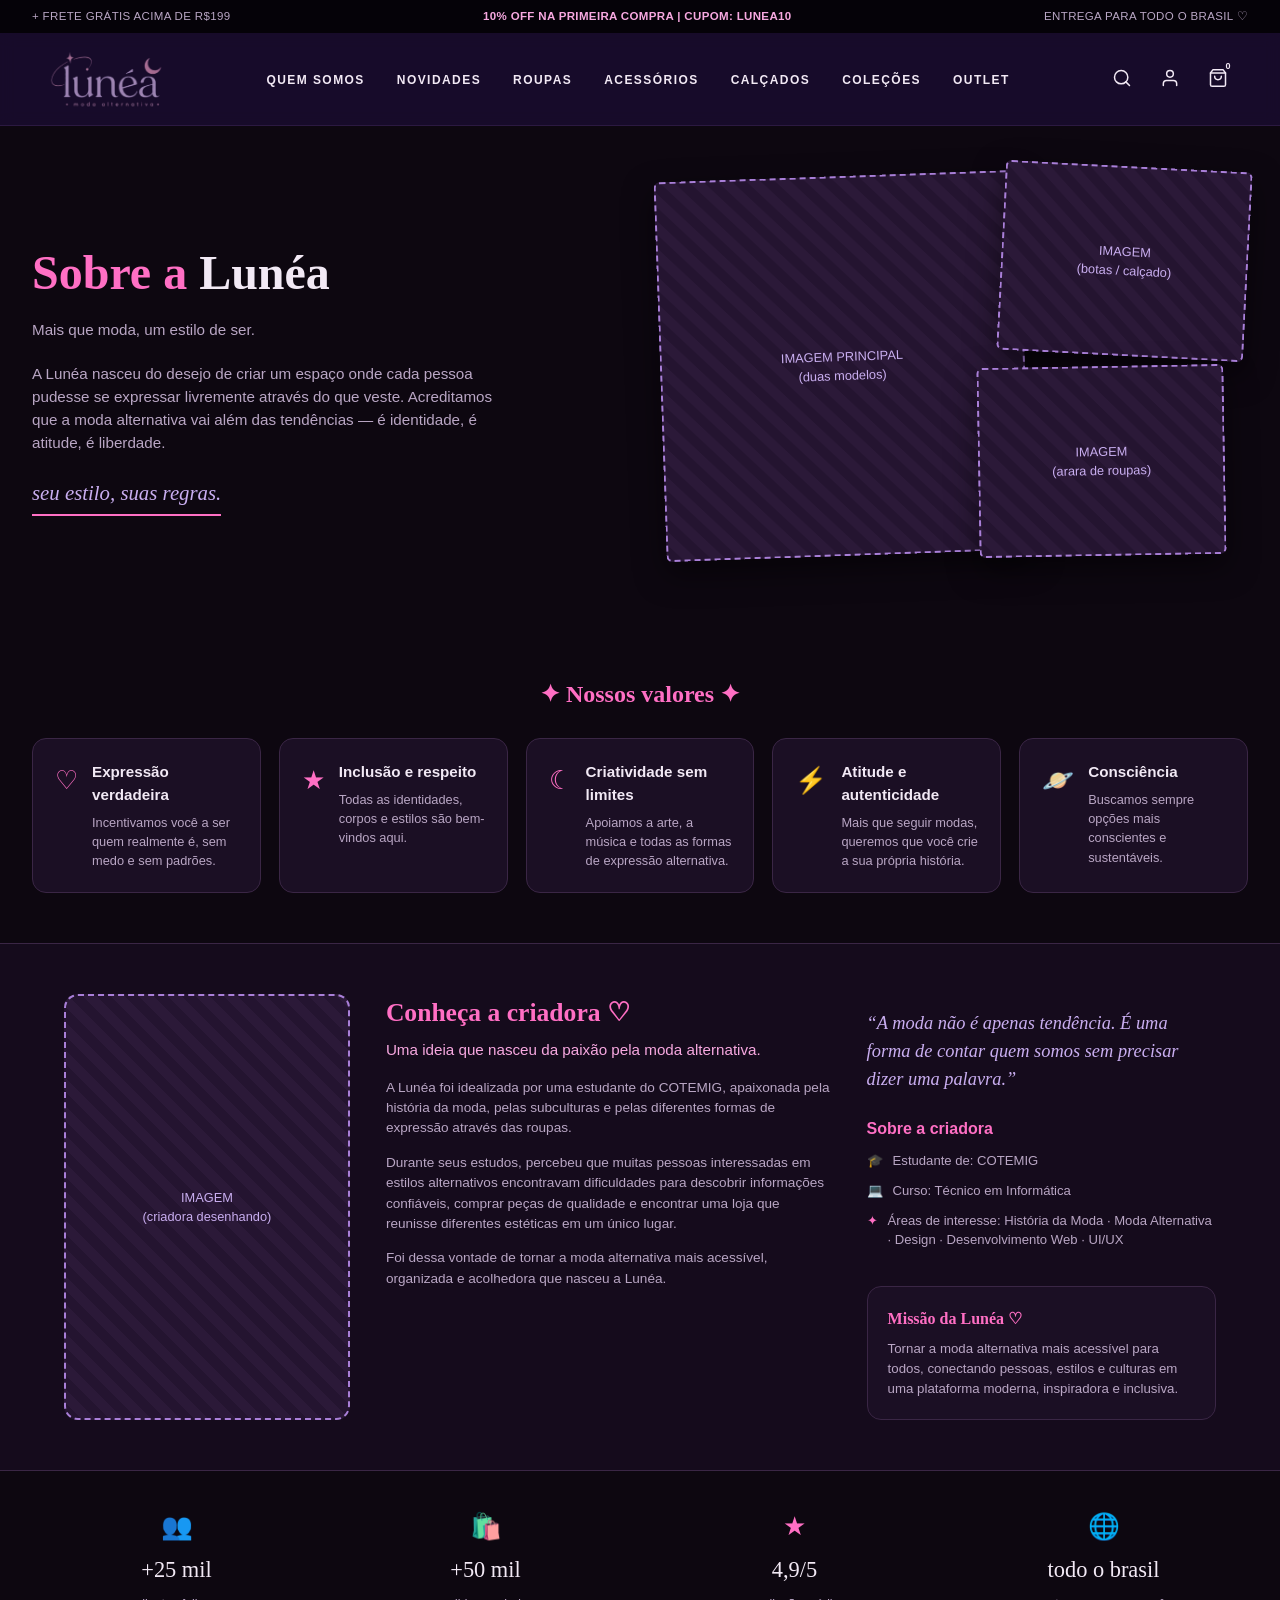
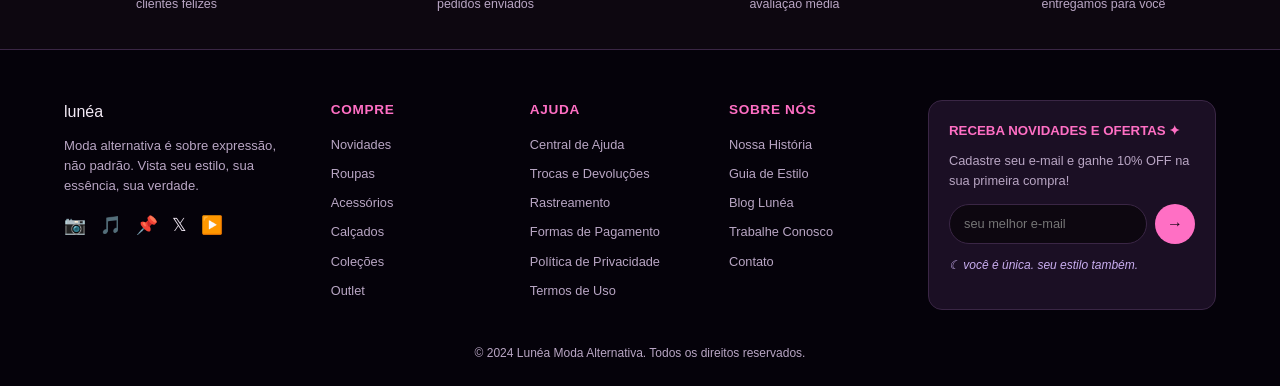
<file: quemsomos.html>
<!DOCTYPE html>
<html lang="pt-BR">
<head>
<meta charset="UTF-8">
<meta name="viewport" content="width=device-width, initial-scale=1.0">
<title>Sobre a Lunéa | Moda Alternativa</title>
<script src="js/lunea-navigation.js" defer></script>
<style>
  :root{
    --bg: #0d0710;
    --bg-alt: #150b1c;
    --card: #1b0f24;
    --pink: #ff6fc4;
    --pink-soft: #f7a8e0;
    --purple: #a97fd8;
    --purple-soft: #c9aef0;
    --text: #f2e9f5;
    --text-dim: #b9a6c4;
    --border: #3a2645;
    --radius: 14px;
    --serif: 'Playfair Display', Georgia, 'Times New Roman', serif;
    --script: 'Pacifico', 'Brush Script MT', cursive;
    --sans: 'Poppins', 'Segoe UI', Arial, sans-serif;
  }

  *{ box-sizing: border-box; margin:0; padding:0; }

  body{
    background: var(--bg);
    color: var(--text);
    font-family: var(--sans);
    line-height: 1.5;
    overflow-x: hidden;
  }

  a{ color: inherit; text-decoration: none; }
  ul{ list-style: none; }
  img{ max-width: 100%; display:block; }

  /* ---------- Placeholder de imagem ---------- */
  .img-placeholder{
    background: repeating-linear-gradient(45deg, #241430, #241430 10px, #2b1938 10px, #2b1938 20px);
    border: 2px dashed var(--purple);
    color: var(--purple-soft);
    display:flex;
    align-items:center;
    justify-content:center;
    text-align:center;
    font-size: 0.8rem;
    padding: 10px;
    border-radius: var(--radius);
    min-height: 120px;
  }

  /* ---------- Topbar ---------- */
  .topbar{
    background: #050208;
    font-size: 0.72rem;
    letter-spacing: 0.03em;
    color: var(--text-dim);
    display:flex;
    justify-content:space-between;
    align-items:center;
    padding: 8px 32px;
    flex-wrap: wrap;
    gap: 6px;
  }
  .topbar span{ white-space:nowrap; }
  .topbar .promo{ color: var(--pink-soft); font-weight:600; }

  /* ---------- Header / nav ---------- */
header {
  display: flex;
  align-items: center;
  justify-content: space-between;
  padding: 14px 48px;
  background: rgba(26, 13, 46, 0.88);
  backdrop-filter: blur(8px);
  position: sticky;
  top: 0;
  z-index: 100;
  border-bottom: 1px solid rgba(155, 109, 197, 0.15);
}


.logo img {
  height: 64px;   
  width: auto;
  display: block;
  object-fit: contain;
}

nav {
  display: flex;
  align-items: center;
  gap: 32px;
}
nav a {
  text-decoration: none;
  font-size: 12px;
  font-weight: 600;
  letter-spacing: 0.12em;
  text-transform: uppercase;
  color: var(--text-muted);
  transition: color 0.2s;
}
nav a:hover { color: var(--text-light); }


nav .nav-item {
  position: relative;
}

/* ── DROPDOWN ── */
.nav-dropdown{
  position: absolute;
  top: calc(100% + 14px);
  left: 50%;
  transform: translateX(-50%);
  background: #1e0f38;
  border: 1.5px solid rgba(155, 109, 197, 0.28);
  border-radius: 10px;
  padding: 8px 0;
  min-width: 180px;
  z-index: 999;
  box-shadow: 0 12px 32px rgba(10, 4, 20, 0.6);

  /* animação */
  opacity: 0;
  visibility: hidden;
  transform: translateX(-50%) translateY(6px);
  transition: opacity 0.18s ease, transform 0.18s ease, visibility 0.18s;
  pointer-events: all;
}


.nav-dropdown::before {
  content: '';
  position: absolute;
  top: -6px;
  left: 50%;
  transform: translateX(-50%);
  border-left: 6px solid transparent;
  border-right: 6px solid transparent;
  border-bottom: 6px solid rgba(155, 109, 197, 0.28);
}
.nav-dropdown::after {
  content: '';
  position: absolute;
  top: -4px;
  left: 50%;
  transform: translateX(-50%);
  border-left: 5px solid transparent;
  border-right: 5px solid transparent;
  border-bottom: 5px solid #1e0f38;
}


.nav-item:hover .nav-dropdown {
  opacity: 1;
  visibility: visible;
  transform: translateX(-50%) translateY(0);
  pointer-events: auto;
}


.nav-dropdown a {
  display: flex;
  align-items: center;
  gap: 8px;
  padding: 9px 18px;
  font-size: 12px;
  font-weight: 500;
  color: #c9aee8;
  text-decoration: none;
  letter-spacing: 0.04em;
  transition: background 0.15s, color 0.15s;
  white-space: nowrap;
}
.nav-dropdown a:hover {
  background: rgba(155, 109, 197, 0.12);
  color: #f0e6ff;
}

.nav-dropdown a .dd-icon {
  font-size: 13px;
  opacity: 0.7;
}

/* separador */
.nav-dropdown .dd-sep {
  height: 1px;
  background: rgba(155, 109, 197, 0.15);
  margin: 5px 12px;
}


.nav-dropdown a .dd-tag {
  margin-left: auto;
  font-size: 9px;
  font-weight: 700;
  letter-spacing: 0.08em;
  padding: 2px 6px;
  border-radius: 20px;
  background: #e066a0;
  color: #fff;
}
.nav-dropdown a .dd-tag.green {
  background: #2d7a4f;
}


.header-icons {
  display: flex;
  align-items: center;
  gap: 20px;
}
.header-icons button {
  background: none;
  border: none;
  cursor: pointer;
  color: var(--text-muted);
  transition: color 0.2s;
  padding: 4px;
}
.header-icons button:hover { color: var(--text-light); }
.header-icons svg { width: 20px; height: 20px; }
.cart-btn { position: relative; }
.cart-badge {
  position: absolute;
  top: -4px;
  right: -4px;
  background: var(--pink-accent);
  color: var(--white);
  font-size: 9px;
  font-weight: 650;
  width: 16px;
  height: 12px;
  border-radius: 50%;
  display: flex;
  align-items: center;
  justify-content: center;
}
  /* ---------- Breadcrumb ---------- */
  .breadcrumb{
    padding: 18px 32px 0;
    font-size: 0.78rem;
    color: var(--text-dim);
  }
  .breadcrumb .current{ color: var(--pink-soft); }

  .container{ max-width: 1400px; margin:0 auto; padding: 0 32px; }

  /* ---------- Hero "Sobre a Lunéa" ---------- */
  .hero{
    display:grid;
    grid-template-columns: 1fr 1fr;
    gap: 40px;
    align-items:center;
    padding: 40px 32px 60px;
    position: relative;
  }
  .hero-text h1{
    font-family: var(--serif);
    font-size: 3rem;
    color: var(--pink);
    margin-bottom: 10px;
  }
  .hero-text h1 span{ color: var(--text); }
  .hero-sub{
    color: var(--pink-soft);
    font-size: 1.1rem;
    margin-bottom: 18px;
  }
  .hero-text p{
    color: var(--text-dim);
    font-size: 0.95rem;
    max-width: 480px;
    margin-bottom: 22px;
  }
  .hero-tagline{
    font-family: var(--serif);
    font-style: italic;
    font-size: 1.3rem;
    color: var(--purple-soft);
    border-bottom: 2px solid var(--pink);
    display:inline-block;
    padding-bottom: 6px;
  }

  .hero-collage{
    position: relative;
    min-height: 420px;
  }
  .collage-item{
    position:absolute;
    border-radius: 6px;
    box-shadow: 0 12px 30px rgba(0,0,0,0.5);
    overflow:hidden;
  }
  .collage-item.main{
    width: 62%;
    height: 380px;
    left: 0;
    top: 10px;
    transform: rotate(-2deg);
    z-index:2;
  }
  .collage-item.two{
    width: 42%;
    height: 190px;
    right: 0;
    top: 0;
    transform: rotate(3deg);
    z-index:3;
  }
  .collage-item.three{
    width: 42%;
    height: 190px;
    right: 4%;
    top: 200px;
    transform: rotate(-1deg);
    z-index:3;
  }

  /* ---------- Nossos valores ---------- */
  .values-title{
    text-align:center;
    font-family: var(--serif);
    font-size: 1.5rem;
    color: var(--pink);
    margin: 30px 0 26px;
  }
  .values-grid{
    display:grid;
    grid-template-columns: repeat(5, 1fr);
    gap: 18px;
    padding: 0 32px 50px;
  }
  .value-card{
    background: var(--card);
    border: 1px solid var(--border);
    border-radius: var(--radius);
    padding: 22px;
    display:flex;
    gap: 14px;
    align-items:flex-start;
  }
  .value-card .vicon{
    font-size: 1.6rem;
    color: var(--pink);
    flex-shrink:0;
  }
  .value-card h3{
    font-size: 0.95rem;
    margin-bottom: 6px;
    color: var(--text);
  }
  .value-card p{
    font-size: 0.8rem;
    color: var(--text-dim);
  }

  /* ---------- Conheça a criadora ---------- */
  .creator-section{
    background: var(--bg-alt);
    border-top: 1px solid var(--border);
    border-bottom: 1px solid var(--border);
    padding: 50px 32px;
  }
  .creator-grid{
    display:grid;
    grid-template-columns: 0.9fr 1.4fr 1.1fr;
    gap: 36px;
  }
  .creator-photo{ min-height: 380px; }
  .creator-text h2{
    font-family: var(--serif);
    font-size: 1.6rem;
    color: var(--pink);
    margin-bottom: 6px;
  }
  .creator-text .subtitle{
    color: var(--pink-soft);
    font-size: 0.95rem;
    margin-bottom: 16px;
  }
  .creator-text p{
    color: var(--text-dim);
    font-size: 0.85rem;
    margin-bottom: 14px;
  }

  .quote-block{
    padding: 16px 0;
  }
  .quote-block q{
    font-family: var(--serif);
    font-style: italic;
    font-size: 1.15rem;
    color: var(--purple-soft);
    display:block;
    margin-bottom: 24px;
    quotes: none;
  }
  .info-list h4{
    color: var(--pink);
    font-size: 1rem;
    margin-bottom: 10px;
  }
  .info-list .item{
    display:flex;
    gap:10px;
    font-size: 0.82rem;
    color: var(--text-dim);
    margin-bottom: 10px;
    align-items:flex-start;
  }
  .info-list .item .ico{ color: var(--pink); flex-shrink:0; }

  .mission-box{
    background: var(--card);
    border: 1px solid var(--border);
    border-radius: var(--radius);
    padding: 20px;
    margin-top: 10px;
  }
  .mission-box h4{
    color: var(--pink);
    font-family: var(--serif);
    margin-bottom: 8px;
  }
  .mission-box p{
    font-size: 0.83rem;
    color: var(--text-dim);
  }

  /* ---------- Estatísticas ---------- */
  .stats{
    display:grid;
    grid-template-columns: repeat(4, 1fr);
    gap: 20px;
    padding: 36px 32px;
    text-align:center;
  }
  .stat{
    display:flex;
    flex-direction:column;
    align-items:center;
    gap: 8px;
  }
  .stat .sicon{ font-size: 1.6rem; color: var(--pink); }
  .stat .snum{
    font-family: var(--serif);
    font-size: 1.4rem;
    color: var(--text);
  }
  .stat .slabel{
    font-size: 0.78rem;
    color: var(--text-dim);
  }

  /* ---------- Footer ---------- */
  footer{
    background: #05020a;
    border-top: 1px solid var(--border);
    padding: 50px 32px 24px;
  }
  .footer-grid{
    display:grid;
    grid-template-columns: 1.4fr 1fr 1fr 1fr 1.3fr;
    gap: 30px;
  }
  .footer-about .logo{ margin-bottom: 12px; }
  .footer-about p{
    color: var(--text-dim);
    font-size: 0.82rem;
    margin-bottom: 16px;
  }
  .socials{ display:flex; gap: 14px; font-size: 1.1rem; }
  .footer-col h5{
    color: var(--pink);
    font-size: 0.85rem;
    margin-bottom: 14px;
    letter-spacing: 0.05em;
  }
  .footer-col a{
    display:block;
    color: var(--text-dim);
    font-size: 0.8rem;
    margin-bottom: 10px;
  }
  .footer-col a:hover{ color: var(--pink-soft); }

  .newsletter{
    background: var(--card);
    border: 1px solid var(--border);
    border-radius: var(--radius);
    padding: 20px;
  }
  .newsletter h5{ color: var(--pink); margin-bottom: 10px; }
  .newsletter p{ color: var(--text-dim); font-size: 0.8rem; margin-bottom: 14px; }
  .newsletter form{ display:flex; gap: 8px; }
  .newsletter input{
    flex:1;
    background: var(--bg);
    border: 1px solid var(--border);
    border-radius: 20px;
    padding: 10px 14px;
    color: var(--text);
    font-size: 0.8rem;
    outline:none;
  }
  .newsletter button{
    background: var(--pink);
    border:none;
    border-radius: 50%;
    width: 40px;
    height: 40px;
    color: #1a0a1a;
    font-size: 1rem;
    cursor:pointer;
    flex-shrink:0;
  }
  .newsletter .fine{
    margin-top: 12px;
    font-size: 0.75rem;
    color: var(--purple-soft);
    font-style: italic;
  }

  .copyright{
    text-align:center;
    color: var(--text-dim);
    font-size: 0.75rem;
    margin-top: 34px;
  }

  /* ================= RESPONSIVE ================= */
  @media (max-width: 1024px){
    .hero{ grid-template-columns: 1fr; }
    .hero-collage{ min-height: 340px; order:-1; }
    .values-grid{ grid-template-columns: repeat(3, 1fr); }
    .creator-grid{ grid-template-columns: 1fr; }
    .creator-photo{ min-height: 260px; }
    .footer-grid{ grid-template-columns: 1fr 1fr; }
    .stats{ grid-template-columns: repeat(2, 1fr); }
  }

  @media (max-width: 720px){
    .topbar{ justify-content:center; text-align:center; }
    nav.links{ display:none; }
    .burger{ display:flex; }
    .search-box{ display:none; }
    .nav-wrap{ padding: 14px 18px; }
    .hero{ padding: 24px 18px 40px; }
    .hero-text h1{ font-size: 2.2rem; }
    .values-grid{ grid-template-columns: 1fr; padding: 0 18px 40px; }
    .creator-section{ padding: 36px 18px; }
    .stats{ grid-template-columns: 1fr 1fr; padding: 28px 18px; }
    .footer-grid{ grid-template-columns: 1fr; padding: 0; }
    footer{ padding: 36px 18px 20px; }
    .container{ padding: 0 18px; }
    .breadcrumb{ padding: 14px 18px 0; }

    /* menu mobile suspenso */
    nav.links.open{
      display:flex;
      flex-direction:column;
      position:absolute;
      top: 100%;
      left:0;
      right:0;
      background: var(--bg);
      border-bottom: 1px solid var(--border);
      padding: 16px 18px;
      gap: 16px;
      z-index: 60;
    }
  }

  @media (max-width: 480px){
    .collage-item.main{ width: 100%; height: 220px; position:relative; transform:none; }
    .collage-item.two, .collage-item.three{ display:none; }
    .hero-collage{ min-height: auto; }
  }
</style>
</head>
<body>

  <!-- ================= TOPBAR ================= -->
  <div class="topbar">
    <span>+ FRETE GRÁTIS ACIMA DE R$199</span>
    <span class="promo">10% OFF NA PRIMEIRA COMPRA | CUPOM: LUNEA10</span>
    <span>ENTREGA PARA TODO O BRASIL ♡</span>
  </div>

  <!-- ================= HEADER ================= -->
  <header>
    <div class="logo">
      <a href="index.html"><img src="Logo.png" alt="Lunéa" /></a>
    </div>

<nav>
  <div class="nav-item">
    <a href="sobrenos">Quem somos</a>
  </div>
  <!-- NOVIDADES -->
  <div class="nav-item">
    <a href="novidades">Novidades</a>
  </div>

  <!-- ROUPAS -->
  <div class="nav-item">
    <a href="roupa">Roupas</a>
    <div class="nav-dropdown">
      <a href="produtos.html?categoria=roupas&tipo=tops"><span class="dd-icon"></span> Tops & Cropped</a>
      <a href="produtos.html?categoria=roupas&tipo=calcas"><span class="dd-icon"></span> Calças</a>
      <a href="produtos.html?categoria=roupas&tipo=short"><span class="dd-icon"></span>Shorts</a>
      <a href="produtos.html?categoria=roupas&tipo=saias"><span class="dd-icon"></span>Saias</a>
      <a href="produtos.html?categoria=roupas&tipo=vestidos"><span class="dd-icon"></span> Vestidos</a>
      <a href="produtos.html?categoria=roupas&tipo=moletom"><span class="dd-icon"></span> Moletons</a>
      <a href="produtos.html?categoria=roupas&tipo=espartilho"><span class="dd-icon"></span> Espartilho/Corset & Corselet</a>
      <div class="dd-sep"></div>
      <a href="produtos.html?categoria=roupas"><span class="dd-icon">✦</span> Ver tudo</a>
    </div>
  </div>

  <!-- ACESSÓRIOS -->
  <div class="nav-item">
    <a href="acessorios">Acessórios</a>
    <div class="nav-dropdown">
      <a href="produtos.html?categoria=acessorios&tipo=colares"><span class="dd-icon"></span> Colares</a>
      <a href="produtos.html?categoria=acessorios&tipo=pulseiras"><span class="dd-icon"></span> Pulseiras</a>
      <a href="produtos.html?categoria=acessorios&tipo=brincos"><span class="dd-icon"></span> Brincos</a>
      <a href="produtos.html?categoria=acessorios&tipo=bolsas"><span class="dd-icon"></span> Bolsas</a>
      <a href="produtos.html?categoria=acessorios&tipo=chapeus"><span class="dd-icon"></span> Chapéus & Bonés</a>
      <a href="produtos.html?categoria=acessorios&tipo=cintos"><span class="dd-icon"></span> Cintos</a>
      <a href="produtos.html?categoria=acessorios&tipo=oculos"><span class="dd-icon"></span> Óculos</a>
      <div class="dd-sep"></div>
      <a href="produtos.html?categoria=acessorios"><span class="dd-icon">✦</span> Ver tudo</a>
    </div>
  </div>

  <!-- CALÇADOS -->
  <div class="nav-item">
    <a href="calcados">Calçados</a>
    <div class="nav-dropdown">
      <a href="produtos.html?categoria=calcados&tipo=tenis"><span class="dd-icon"></span> Tênis</a>
      <a href="produtos.html?categoria=calcados&tipo=botas"><span class="dd-icon"></span> Botas</a>
      <a href="produtos.html?categoria=calcados&tipo=plataforma"><span class="dd-icon"></span> Plataforma</a>
      <a href="produtos.html?categoria=calcados&tipo=sandalia"><span class="dd-icon"></span> Sandálias</a>
      <div class="dd-sep"></div>
      <a href="produtos.html?categoria=calcados"><span class="dd-icon">✦</span> Ver tudo</a>
    </div>
  </div>

  <!-- COLEÇÕES -->
  <div class="nav-item">
    <a href="colecoes">Coleções</a>
    <div class="nav-dropdown">
      <a href="colecoes.html?col=y2k"><span class="dd-icon"></span> Y2K</a>
      <a href="colecoes.html?col=japao"><span class="dd-icon"></span> Japão core</a>
      <a href="colecoes.html?col=fairy-grunge"><span class="dd-icon"></span> Fairy</a>
      <a href="colecoes.html?col=harajuku"><span class="dd-icon"></span> Harajuku</a>
      <div class="dd-sep"></div>
      <a href="colecoes.html"><span class="dd-icon">✦</span> Ver todas</a>
    </div>
  </div>

  <!-- OUTLET -->
  <div class="nav-item">
    <a href="produtos.html?categoria=outlet">Outlet</a>
    <div class="nav-dropdown">
      <a href="produtos.html?categoria=outlet&desc=30"><span class="dd-icon"></span> Até 30% OFF <span class="dd-tag green">%</span></a>
      <a href="produtos.html?categoria=outlet&desc=50"><span class="dd-icon"></span> Até 50% OFF <span class="dd-tag green">%</span></a>
      <a href="produtos.html?categoria=outlet&tipo=roupas"><span class="dd-icon"></span> Roupas em oferta</a>
      <a href="produtos.html?categoria=outlet&tipo=acessorios"><span class="dd-icon"></span> Acessórios em oferta</a>
      <div class="dd-sep"></div>
      <a href="produtos.html?categoria=outlet"><span class="dd-icon">✦</span> Ver tudo</a>
    </div>
  </div>

</nav>


    <div class="header-icons">
      <button aria-label="Buscar">
        <svg viewBox="0 0 24 24" fill="none" stroke="currentColor" stroke-width="1.8" stroke-linecap="round" stroke-linejoin="round">
          <circle cx="11" cy="11" r="8"/><line x1="21" y1="21" x2="16.65" y2="16.65"/>
        </svg>
      </button>
      <button aria-label="Minha conta">
        <svg viewBox="0 0 24 24" fill="none" stroke="currentColor" stroke-width="1.8" stroke-linecap="round" stroke-linejoin="round">
          <path d="M20 21v-2a4 4 0 0 0-4-4H8a4 4 0 0 0-4 4v2"/><circle cx="12" cy="7" r="4"/>
        </svg>
      </button>
      <button class="cart-btn" aria-label="Carrinho">
        <svg viewBox="0 0 24 24" fill="none" stroke="currentColor" stroke-width="1.8" stroke-linecap="round" stroke-linejoin="round">
          <path d="M6 2L3 6v14a2 2 0 0 0 2 2h14a2 2 0 0 0 2-2V6l-3-4z"/><line x1="3" y1="6" x2="21" y2="6"/>
          <path d="M16 10a4 4 0 0 1-8 0"/>
        </svg>
        <span class="cart-badge">0</span>
      </button>
    </div>
  </header>

  <!-- ================= HERO ================= -->
  <section class="container hero">
    <div class="hero-text">
      <h1>Sobre a <span>Lunéa</span></h1>
      <p class="hero-sub">Mais que moda, um estilo de ser.</p>
      <p>
        A Lunéa nasceu do desejo de criar um espaço onde cada pessoa pudesse se
        expressar livremente através do que veste. Acreditamos que a moda
        alternativa vai além das tendências — é identidade, é atitude, é liberdade.
      </p>
      <span class="hero-tagline">seu estilo, suas regras.</span>
    </div>

    <div class="hero-collage">
      <div class="collage-item main img-placeholder">IMAGEM PRINCIPAL<br>(duas modelos)</div>
      <div class="collage-item two img-placeholder">IMAGEM<br>(botas / calçado)</div>
      <div class="collage-item three img-placeholder">IMAGEM<br>(arara de roupas)</div>
    </div>
  </section>

  <!-- ================= VALORES ================= -->
  <h2 class="values-title">✦ Nossos valores ✦</h2>
  <div class="values-grid">
    <div class="value-card">
      <span class="vicon">♡</span>
      <div>
        <h3>Expressão verdadeira</h3>
        <p>Incentivamos você a ser quem realmente é, sem medo e sem padrões.</p>
      </div>
    </div>
    <div class="value-card">
      <span class="vicon">★</span>
      <div>
        <h3>Inclusão e respeito</h3>
        <p>Todas as identidades, corpos e estilos são bem-vindos aqui.</p>
      </div>
    </div>
    <div class="value-card">
      <span class="vicon">☾</span>
      <div>
        <h3>Criatividade sem limites</h3>
        <p>Apoiamos a arte, a música e todas as formas de expressão alternativa.</p>
      </div>
    </div>
    <div class="value-card">
      <span class="vicon">⚡</span>
      <div>
        <h3>Atitude e autenticidade</h3>
        <p>Mais que seguir modas, queremos que você crie a sua própria história.</p>
      </div>
    </div>
    <div class="value-card">
      <span class="vicon">🪐</span>
      <div>
        <h3>Consciência</h3>
        <p>Buscamos sempre opções mais conscientes e sustentáveis.</p>
      </div>
    </div>
  </div>

  <!-- ================= CRIADORA ================= -->
  <section class="creator-section">
    <div class="container creator-grid">

      <div class="creator-photo img-placeholder">IMAGEM<br>(criadora desenhando)</div>

      <div class="creator-text">
        <h2>Conheça a criadora ♡</h2>
        <p class="subtitle">Uma ideia que nasceu da paixão pela moda alternativa.</p>
        <p>
          A Lunéa foi idealizada por uma estudante do COTEMIG, apaixonada pela
          história da moda, pelas subculturas e pelas diferentes formas de
          expressão através das roupas.
        </p>
        <p>
          Durante seus estudos, percebeu que muitas pessoas interessadas em
          estilos alternativos encontravam dificuldades para descobrir
          informações confiáveis, comprar peças de qualidade e encontrar uma
          loja que reunisse diferentes estéticas em um único lugar.
        </p>
        <p>
          Foi dessa vontade de tornar a moda alternativa mais acessível,
          organizada e acolhedora que nasceu a Lunéa.
        </p>
      </div>

      <div class="quote-side">
        <div class="quote-block">
          <q>“A moda não é apenas tendência. É uma forma de contar quem somos sem precisar dizer uma palavra.”</q>

          <div class="info-list">
            <h4>Sobre a criadora</h4>
            <div class="item"><span class="ico">🎓</span> Estudante de: COTEMIG</div>
            <div class="item"><span class="ico">💻</span> Curso: Técnico em Informática</div>
            <div class="item"><span class="ico">✦</span> Áreas de interesse: História da Moda · Moda Alternativa · Design · Desenvolvimento Web · UI/UX</div>
          </div>
        </div>

        <div class="mission-box">
          <h4>Missão da Lunéa ♡</h4>
          <p>
            Tornar a moda alternativa mais acessível para todos, conectando
            pessoas, estilos e culturas em uma plataforma moderna,
            inspiradora e inclusiva.
          </p>
        </div>
      </div>

    </div>
  </section>

  <!-- ================= ESTATÍSTICAS ================= -->
  <div class="container stats">
    <div class="stat">
      <span class="sicon">👥</span>
      <span class="snum">+25 mil</span>
      <span class="slabel">clientes felizes</span>
    </div>
    <div class="stat">
      <span class="sicon">🛍️</span>
      <span class="snum">+50 mil</span>
      <span class="slabel">pedidos enviados</span>
    </div>
    <div class="stat">
      <span class="sicon">★</span>
      <span class="snum">4,9/5</span>
      <span class="slabel">avaliação média</span>
    </div>
    <div class="stat">
      <span class="sicon">🌐</span>
      <span class="snum">todo o brasil</span>
      <span class="slabel">entregamos para você</span>
    </div>
  </div>

  <!-- ================= FOOTER ================= -->
  <footer>
    <div class="container footer-grid">
      <div class="footer-about">
        <div class="logo">lunéa</div>
        <p>Moda alternativa é sobre expressão, não padrão. Vista seu estilo, sua essência, sua verdade.</p>
        <div class="socials">
          <span>📷</span><span>🎵</span><span>📌</span><span>𝕏</span><span>▶️</span>
        </div>
      </div>

      <div class="footer-col">
        <h5>COMPRE</h5>
        <a href="#">Novidades</a>
        <a href="#">Roupas</a>
        <a href="#">Acessórios</a>
        <a href="#">Calçados</a>
        <a href="#">Coleções</a>
        <a href="#">Outlet</a>
      </div>

      <div class="footer-col">
        <h5>AJUDA</h5>
        <a href="#">Central de Ajuda</a>
        <a href="#">Trocas e Devoluções</a>
        <a href="#">Rastreamento</a>
        <a href="#">Formas de Pagamento</a>
        <a href="#">Política de Privacidade</a>
        <a href="#">Termos de Uso</a>
      </div>

      <div class="footer-col">
        <h5>SOBRE NÓS</h5>
        <a href="#">Nossa História</a>
        <a href="#">Guia de Estilo</a>
        <a href="#">Blog Lunéa</a>
        <a href="#">Trabalhe Conosco</a>
        <a href="#">Contato</a>
      </div>

      <div class="newsletter">
        <h5>RECEBA NOVIDADES E OFERTAS ✦</h5>
        <p>Cadastre seu e-mail e ganhe 10% OFF na sua primeira compra!</p>
        <form onsubmit="return false;">
          <input type="email" placeholder="seu melhor e-mail" required>
          <button type="submit">→</button>
        </form>
        <p class="fine">☾ você é única. seu estilo também.</p>
      </div>
    </div>

    <p class="copyright">© 2024 Lunéa Moda Alternativa. Todos os direitos reservados.</p>
  </footer>

  <script>
    // Menu mobile (hambúrguer)
    const burgerBtn = document.getElementById('burgerBtn');
    const navLinks = document.getElementById('navLinks');

    burgerBtn.addEventListener('click', () => {
      navLinks.classList.toggle('open');
    });

    // Fecha o menu ao clicar em um link (mobile)
    navLinks.querySelectorAll('a').forEach(link => {
      link.addEventListener('click', () => {
        navLinks.classList.remove('open');
      });
    });
  </script>

</body>
</html>
</file>
<file: style.css>
*, *::before, *::after { box-sizing: border-box; margin: 0; padding: 0; }

:root {
  --purple-deep: #1a0d2e;
  --purple-mid: #2d1b4e;
  --purple-accent: #7b4fa6;
  --purple-bright: #9b6dc5;
  --pink-accent: #e066a0;
  --text-light: #f0e6ff;
  --text-muted: #c9aee8;
  --white: #ffffff;
}

body {
  font-family: 'Inter', sans-serif;
  background: var(--purple-deep);
  color: var(--text-light);
  overflow-x: hidden;
}

/* ── TOP ANNOUNCEMENT BAR ── */
.announcement-bar {
  background: var(--purple-mid);
  display: grid;
  grid-template-columns: 1fr 1fr 1fr;
  align-items: center;
  padding: 8px 32px;
  font-size: 11.5px;
  font-weight: 500;
  letter-spacing: 0.04em;
  color: var(--text-muted);
  border-bottom: 1px solid rgba(155, 109, 197, 0.2);
}
.announcement-bar span:nth-child(2) {
  text-align: center;
  color: var(--pink-accent);
  font-weight: 600;
}
.announcement-bar span:nth-child(3) {
  text-align: right;
}
.announcement-bar .heart { color: var(--pink-accent); }

/* ── HEADER / NAV ── */
header {
  display: flex;
  align-items: center;
  justify-content: space-between;
  padding: 14px 48px;
  background: rgba(26, 13, 46, 0.88);
  backdrop-filter: blur(8px);
  position: sticky;
  top: 0;
  z-index: 100;
  border-bottom: 1px solid rgba(155, 109, 197, 0.15);
}


.logo img {
  height: 64px;   
  width: auto;
  display: block;
  object-fit: contain;
}

nav {
  display: flex;
  align-items: center;
  gap: 32px;
}
nav a {
  text-decoration: none;
  font-size: 12px;
  font-weight: 600;
  letter-spacing: 0.12em;
  text-transform: uppercase;
  color: var(--text-muted);
  transition: color 0.2s;
}
nav a:hover { color: var(--text-light); }


nav .nav-item {
  position: relative;
}

/* ── DROPDOWN ── */
.nav-dropdown{
  position: absolute;
  top: calc(100% + 14px);
  left: 50%;
  transform: translateX(-50%);
  background: #1e0f38;
  border: 1.5px solid rgba(155, 109, 197, 0.28);
  border-radius: 10px;
  padding: 8px 0;
  min-width: 180px;
  z-index: 999;
  box-shadow: 0 12px 32px rgba(10, 4, 20, 0.6);

  /* animação */
  opacity: 0;
  visibility: hidden;
  transform: translateX(-50%) translateY(6px);
  transition: opacity 0.18s ease, transform 0.18s ease, visibility 0.18s;
  pointer-events: all;
}


.nav-dropdown::before {
  content: '';
  position: absolute;
  top: -6px;
  left: 50%;
  transform: translateX(-50%);
  border-left: 6px solid transparent;
  border-right: 6px solid transparent;
  border-bottom: 6px solid rgba(155, 109, 197, 0.28);
}
.nav-dropdown::after {
  content: '';
  position: absolute;
  top: -4px;
  left: 50%;
  transform: translateX(-50%);
  border-left: 5px solid transparent;
  border-right: 5px solid transparent;
  border-bottom: 5px solid #1e0f38;
}


.nav-item:hover .nav-dropdown {
  opacity: 1;
  visibility: visible;
  transform: translateX(-50%) translateY(0);
  pointer-events: auto;
}


.nav-dropdown a {
  display: flex;
  align-items: center;
  gap: 8px;
  padding: 9px 18px;
  font-size: 12px;
  font-weight: 500;
  color: #c9aee8;
  text-decoration: none;
  letter-spacing: 0.04em;
  transition: background 0.15s, color 0.15s;
  white-space: nowrap;
}
.nav-dropdown a:hover {
  background: rgba(155, 109, 197, 0.12);
  color: #f0e6ff;
}

.nav-dropdown a .dd-icon {
  font-size: 13px;
  opacity: 0.7;
}

/* separador */
.nav-dropdown .dd-sep {
  height: 1px;
  background: rgba(155, 109, 197, 0.15);
  margin: 5px 12px;
}


.nav-dropdown a .dd-tag {
  margin-left: auto;
  font-size: 9px;
  font-weight: 700;
  letter-spacing: 0.08em;
  padding: 2px 6px;
  border-radius: 20px;
  background: #e066a0;
  color: #fff;
}
.nav-dropdown a .dd-tag.green {
  background: #2d7a4f;
}


.header-icons {
  display: flex;
  align-items: center;
  gap: 20px;
}
.header-icons button {
  background: none;
  border: none;
  cursor: pointer;
  color: var(--text-muted);
  transition: color 0.2s;
  padding: 4px;
}
.header-icons button:hover { color: var(--text-light); }
.header-icons svg { width: 20px; height: 20px; }
.cart-btn { position: relative; }
.cart-badge {
  position: absolute;
  top: -4px;
  right: -4px;
  background: var(--pink-accent);
  color: var(--white);
  font-size: 9px;
  font-weight: 650;
  width: 16px;
  height: 12px;
  border-radius: 50%;
  display: flex;
  align-items: center;
  justify-content: center;
}

/* ── HERO ── */
.hero {
  position: relative;
  min-height: 700px;
  display: flex;
  align-items: center;
  overflow: hidden;
}

.hero-bg {
  position: absolute;
  inset: 0;
  z-index: 0;
}
.hero-bg img {
  width: 100%;
  height: 100%;
  object-fit: cover;
  object-position: center top;
  display: block;
}

/* Degradê sobre a imagem:
   esquerda escura (texto) → centro semitransparente → direita quase limpa */
.hero-bg::after {
  content: '';
  position: absolute;
  inset: 0;
  background:
    linear-gradient(
      to right,
      #1a0d2e 0%,
      rgba(26, 13, 46, 0.82) 28%,
      rgba(26, 13, 46, 0.45) 55%,
      rgba(26, 13, 46, 0.08) 100%
    ),
    linear-gradient(
      to bottom,
      rgba(26, 13, 46, 0.3) 0%,
      transparent 20%,
      transparent 80%,
      rgba(26, 13, 46, 0.5) 100%
    );
}

.hero-content {
  position: relative;
  z-index: 1;
  padding: 70px 64px;
  max-width: 520px;
}

.hero-eyebrow {
  display: flex;
  align-items: center;
  gap: 8px;
  margin-bottom: 20px;
}

.hero-eyebrow .moon-icon img {
  height: 70px;
  width: auto;
  object-fit: contain;
  display: block;
  object-position: center;
  font-size: 24px; 
}


.hero-title {
  font-family: 'Playfair Display', serif;
  font-size: 58px;
  font-weight: 900;
  line-height: 1.05;
  color: var(--white);
  letter-spacing: -0.02em;
  margin-bottom: 18px;
}
.hero-title em {
  font-style: italic;
  color: var(--text-light);
}

.hero-desc {
  font-size: 15px;
  font-weight: 300;
  color: var(--text-muted);
  line-height: 1.6;
  margin-bottom: 36px;
  letter-spacing: 0.01em;
}

.hero-ctas {
  display: flex;
  flex-direction: column;
  gap: 12px;
  align-items: flex-start;
}

.btn-primary {
  background: var(--pink-accent);
  color: var(--white);
  border: none;
  padding: 14px 28px;
  font-family: 'Inter', sans-serif;
  font-size: 12px;
  font-weight: 700;
  letter-spacing: 0.14em;
  text-transform: uppercase;
  cursor: pointer;
  border-radius: 3px;
  display: flex;
  align-items: center;
  gap: 8px;
  transition: background 0.2s, transform 0.15s;
  min-width: 220px;
}
.btn-primary:hover { background: #d4568e; transform: translateY(-1px); }

.btn-secondary {
  background: transparent;
  color: var(--text-light);
  border: 1.5px solid rgba(155, 109, 197, 0.6);
  padding: 13px 28px;
  font-family: 'Inter', sans-serif;
  font-size: 12px;
  font-weight: 600;
  letter-spacing: 0.14em;
  text-transform: uppercase;
  cursor: pointer;
  border-radius: 3px;
  display: flex;
  align-items: center;
  gap: 8px;
  transition: border-color 0.2s, color 0.2s, transform 0.15s;
  min-width: 220px;
}
.btn-secondary:hover { border-color: var(--purple-bright); color: var(--white); transform: translateY(-1px); }

.btn-outline {
  background: transparent;
  color: var(--text-muted);
  border: 1.5px solid rgba(155, 109, 197, 0.35);
  padding: 13px 28px;
  font-family: 'Inter', sans-serif;
  font-size: 12px;
  font-weight: 500;
  letter-spacing: 0.14em;
  text-transform: uppercase;
  cursor: pointer;
  border-radius: 3px;
  display: flex;
  align-items: center;
  gap: 8px;
  transition: border-color 0.2s, color 0.2s, transform 0.15s;
  min-width: 220px;
}
.btn-outline:hover { border-color: rgba(155, 109, 197, 0.7); color: var(--text-light); transform: translateY(-1px); }

/* Watermark bottom-right */
.hero-watermark {
  position: absolute;
  bottom: 28px;
  right: 32px;
  z-index: 1;
  display: flex;
  flex-direction: column;
  align-items: center;
  gap: 4px;
  opacity: 0.75;
}
.hero-watermark p {
  font-size: 10px;
  font-style: italic;
  color: var(--text-muted);
  letter-spacing: 0.04em;
  text-align: center;
  line-height: 1.4;
}
.hero-watermark .moon-sm img {
  height: 80px;
  width: auto;
  object-fit: contain;
  display: block;
 }


/*2parte-------------------------------------------------------------------------*/

/* ── PROMO CARDS BAR ── */
.promo-bar {
  background: #120a22;
  padding: 14px 28px;
  display: grid;
  grid-template-columns: repeat(4, 1fr);
  gap: 12px;
}

.promo-card {
  border-radius: 10px;
  border: 1.5px solid rgba(155, 109, 197, 0.28);
  background: rgba(35, 18, 58, 0.95);
  padding: 14px 18px;
  display: flex;
  align-items: center;
  gap: 14px;
  cursor: pointer;
  transition: border-color 0.2s;
}
.promo-card:hover { border-color: rgba(155, 109, 197, 0.6); }

/* Card Y2K destacado */
.promo-card.highlight {
  background: linear-gradient(135deg, #7b3070 0%, #5c2060 100%);
  border-color: rgba(224, 102, 160, 0.4);
}

.promo-icon {
  flex-shrink: 0;
  width: 44px;
  height: 44px;
  display: flex;
  align-items: center;
  justify-content: center;
}
.promo-icon svg { width: 100%; height: 100%; }

.promo-icon img {
  width: 60px;
  height: 60px;
  object-fit: contain;
  display: block;
}

.promo-text { line-height: 1.3; }

.promo-label {
  font-size: 10px;
  font-weight: 500;
  letter-spacing: 0.08em;
  text-transform: uppercase;
  color: #c9aee8;
  margin-bottom: 2px;
}
.promo-title {
  font-size: 17px;
  font-weight: 800;
  color: #e066a0;
  letter-spacing: -0.01em;
}
.promo-card.highlight .promo-title { color: #fff; }

.promo-sub {
  font-size: 11px;
  font-weight: 400;
  color: #c9aee8;
  margin-top: 2px;
}
.promo-card.highlight .promo-sub { color: rgba(255,255,255,0.75); }

/*3 parte-------------------------------------------------------------------------*/

    /* ── SEÇÃO ESTILOS ── */
    .estilos-section {
      background: #1a0d2e;
      padding: 48px 40px 52px;
      position: relative;
      overflow: hidden;
    }

    /* estrelinhas decorativas nos cantos */
    .estilos-section::before,
    .estilos-section::after {
      content: '✦';
      position: absolute;
      font-size: 11px;
      color: rgba(155, 109, 197, 0.35);
      letter-spacing: 6px;
      top: 28px;
    }
    .estilos-section::before { left: 40px; }
    .estilos-section::after  { right: 40px; }

    /* borboleta decorativa */
    .deco-gato {
      position: absolute;
      top: 20px;
      left: 40px;
      font-size: 22px;
      opacity: 0.3;
      transform: scaleX(-1);
    }

    .deco-gato img {
      width: 100px;
      height: 100px;
      object-fit: contain;
      display: block;    
    }

    /* cabeçalho */
    .estilos-header {
      text-align: center;
      margin-bottom: 28px;
    }
    .estilos-header h2 {
      font-size: 18px;
      font-weight: 700;
      letter-spacing: 0.18em;
      text-transform: uppercase;
      color: #f0e6ff;
      display: flex;
      align-items: center;
      justify-content: center;
      gap: 10px;
    }
    .estilos-header h2 .sparkle { color: #9b6dc5; font-size: 16px; }
    .estilos-header p {
      margin-top: 6px;
      font-size: 13px;
      font-weight: 300;
      color: #c9aee8;
      letter-spacing: 0.02em;
    }

    .sparkle  img {
      width: 44px;
      height: 44px;
      object-fit: contain;
      display: block;
    }
    
    /* grade de cards */
    .estilos-grid {
      display: grid;
      grid-template-columns: repeat(7, 1fr);
      gap: 10px;
      max-width: 1999px;
      margin: 0 auto 40px;
    }

    /* card individual */
    .estilo-card {
      position: relative;
      border-radius: 14px;
      overflow: hidden;
      aspect-ratio: 3 / 5;
      cursor: pointer;
      border: 1.5px solid rgba(155, 109, 197, 0.2);
      transition: transform 0.22s, border-color 0.22s;
    }
    .estilo-card:hover {
      transform: translateY(-5px) scale(1.02);
      border-color: rgba(224, 102, 160, 0.55);
    }

    /* ─────────────────────────────────────────────
       IMAGEM DO CARD
       Cada card tem um <img> com uma classe única.
       Substitua o src pelo caminho da sua imagem:
         src="./imagens/y2k.jpg"
         src="./imagens/grunge.jpg"  etc.
    ───────────────────────────────────────────── */
    .estilo-card img {
      width: 100%;
      height: 100%;
      object-fit: cover;
      object-position: center top;
      display: block;
    }

    /* degradê escuro na parte inferior do card */
    .estilo-card::after {
      content: '';
      position: absolute;
      inset: 0;
      background: linear-gradient(
        to bottom,
        rgba(15, 5, 30, 0.08) 0%,
        rgba(15, 5, 30, 0.15) 40%,
        rgba(15, 5, 30, 0.72) 75%,
        rgba(15, 5, 30, 0.88) 100%
      );
      pointer-events: none;
    }
    .estilo-card:nth-child(1)::after {
      background: linear-gradient(to bottom, transparent 0%, #673277 99%);
    }
    .estilo-card:nth-child(2)::after {
      background: linear-gradient(to bottom, transparent 0%, rgba(30, 80, 40, 0.85) 99%);
    }
    .estilo-card:nth-child(3)::after {
      background: linear-gradient(to bottom, transparent 0%, rgba(200, 80, 150, 0.85) 99%);
    }
    .estilo-card:nth-child(4)::after {
      background: linear-gradient(to bottom, transparent 0%, rgba(0, 0, 0, 0.85) 99%);
    }
    .estilo-card:nth-child(5)::after {
      background: linear-gradient(to bottom, transparent 0%, rgba(220, 60, 140, 0.85) 99%);
    }
    .estilo-card:nth-child(6)::after {
      background: linear-gradient(to bottom, transparent 0%, rgba(243, 62, 198, 0.85) 99%);
    }
    .estilo-card:nth-child(7)::after {
      background: linear-gradient(to bottom, transparent 0%, rgba(120, 80, 20, 0.85) 99%);
    }


    /* label e ícone no rodapé do card */
    .estilo-info {
      position: absolute;
      bottom: 0;
      left: 0;
      right: 0;
      z-index: 2;
      padding: 10px 10px 12px;
      display: flex;
      flex-direction: column;
      align-items: flex-start;
      gap: 4px;
    }
    .estilo-nome {
      font-size: 12px;
      font-weight: 800;
      letter-spacing: 0.1em;
      text-transform: uppercase;
      color: #ffffff;
      line-height: 1;
      margin: 0 auto;
    }
    .estilo-icon {
      font-size: 14px;
      color: rgba(255,255,255,0.7);
      line-height: 1;
      margin: 0 auto;
    }
    .estilo-icon img {
      width: 90px;
      height: 90px;
      object-fit: contain;
      display: block;
    }
    /* placeholder quando não há imagem */
    .estilo-card .placeholder {
      width: 100%;
      height: 100%;
      display: flex;
      align-items: center;
      justify-content: center;
      background: rgba(45, 27, 78, 0.6);
      font-size: 11px;
      color: rgba(201, 174, 232, 0.4);
      letter-spacing: 0.06em;
      text-transform: uppercase;
    }

    /* botão inferior */
    .estilos-footer {
      display: flex;
      justify-content: center;
    }
    .btn-ver-todos {
      background: transparent;
      color: #f0e6ff;
      border: 1.5px solid rgba(155, 109, 197, 0.45);
      padding: 12px 28px;
      font-family: 'Inter', sans-serif;
      font-size: 12px;
      font-weight: 600;
      letter-spacing: 0.14em;
      text-transform: uppercase;
      border-radius: 4px;
      cursor: pointer;
      transition: border-color 0.2s, color 0.2s;
    }
    .btn-ver-todos:hover {
      border-color: #9b6dc5;
      color: #fff;
    }
/* 4 parte --------------------------------------------------------------------------------------------------------*/



/* ── SEÇÃO MAIS DESEJADOS ── */
.desejados-section {
  background: #1a0d2e;
  padding: 44px 40px 52px;
}

/* cabeçalho da seção */
.desejados-header {
  display: flex;
  align-items: flex-start;
  justify-content: space-between;
  margin-bottom: 24px;
}
.desejados-header-left h2 {
  font-size: 15px;
  font-weight: 800;
  letter-spacing: 0.16em;
  text-transform: uppercase;
  color: #f0e6ff;
  display: flex;
  align-items: center;
  gap: 8px;
}
.desejados-header-left h2 .sparkle { color: #9b6dc5; }
.desejados-header-left p {
  margin-top: 5px;
  font-size: 12px;
  font-weight: 300;
  color: #c9aee8;
  letter-spacing: 0.02em;
}
.btn-ver-todos {
  background: transparent;
  color: #c9aee8;
  border: none;
  font-family: 'Inter', sans-serif;
  font-size: 12px;
  font-weight: 600;
  letter-spacing: 0.12em;
  text-transform: uppercase;
  cursor: pointer;
  padding: 4px 0;
  transition: color 0.2s;
  white-space: nowrap;
  align-self: flex-start;
}
.btn-ver-todos:hover { color: #f0e6ff; }

/* grade de produtos */
.produtos-grid {
  display: grid;
  grid-template-columns: repeat(6, 1fr);
  gap: 14px;
  max-width: 1700px;
  margin: 0 auto 40px;

}

/* card de produto */
.produto-card {
  display: flex;
  flex-direction: column;
  gap: 10px;
  cursor: pointer;
}
.produto-card:hover .produto-img-wrap { border-color: rgba(224, 102, 160, 0.5); }
.produto-card:hover .produto-img-wrap img { transform: scale(1.04); }

/* container da imagem */
.produto-img-wrap {
  position: relative;
  border-radius: 10px;
  overflow: hidden;
  aspect-ratio: 3 / 4;
  border: 1.5px solid rgba(155, 109, 197, 0.2);
  background: rgba(35, 18, 58, 0.7);
  transition: border-color 0.22s;
}

/* ─────────────────────────────────────────────────
   IMAGENS DOS PRODUTOS
   Cada <img> tem um src para você substituir.
   Exemplo: src="./imagens/baby-tee.jpg"
───────────────────────────────────────────────── */
.produto-img-wrap img {
  width: 100%;
  height: 100%;
  object-fit: cover;
  object-position: center top;
  display: block;
  transition: transform 0.3s ease;
}

/* placeholder quando sem imagem */
.produto-img-wrap .placeholder {
  width: 100%;
  height: 100%;
  display: flex;
  align-items: center;
  justify-content: center;
  font-size: 10px;
  color: rgba(201, 174, 232, 0.35);
  letter-spacing: 0.06em;
  text-transform: uppercase;
  text-align: center;
  padding: 8px;
}

/* botão favorito */
.btn-fav {
  position: absolute;
  top: 8px;
  right: 8px;
  background: rgba(26, 13, 46, 0.65);
  border: 1px solid rgba(155, 109, 197, 0.3);
  border-radius: 50%;
  width: 28px;
  height: 28px;
  display: flex;
  align-items: center;
  justify-content: center;
  cursor: pointer;
  font-size: 13px;
  color: rgba(255,255,255,0.6);
  transition: background 0.2s, color 0.2s;
  z-index: 2;
}
.btn-fav:hover { background: rgba(224,102,160,0.3); color: #e066a0; }

/* infos do produto */
.produto-info { display: flex; flex-direction: column; gap: 6px; }

.produto-nome {
  font-size: 12px;
  font-weight: 600;
  color: #f0e6ff;
  line-height: 1.3;
}

/* bolinhas de cor */
.produto-cores {
  display: flex;
  align-items: center;
  gap: 5px;
}
.cor-dot {
  width: 10px;
  height: 10px;
  border-radius: 50%;
  border: 1px solid rgba(255,255,255,0.2);
  display: inline-block;
}

/* preço */
.produto-preco {
  display: flex;
  flex-direction: column;
  gap: 2px;
}
.preco-principal {
  font-size: 14px;
  font-weight: 800;
  color: #f0e6ff;
  letter-spacing: -0.01em;
}
.preco-parcelado {
  font-size: 10.5px;
  font-weight: 400;
  color: #c9aee8;
}

/* 5 parte */
    /* ── SEÇÃO COMUNIDADE ── */
    .comunidade-section {
      background: #1a0d2e;
      padding: 50px 40px;
      display: grid;
      grid-template-columns: 500px 1fr;
      gap: 48px;
      align-items: center;
      position: relative;
      overflow: hidden;
    }

    /* estrelinhas decorativas */
    .deco-star {
      position: absolute;
      color: #9b6dc5;
      opacity: 0.45;
      pointer-events: none;
      font-size: 18px;
    }
    .deco-star.s1 { top: 24px; left: 310px; font-size: 13px; }
    .deco-star.s2 { top: 18px; left: 340px; font-size: 8px;  }
    .deco-star.s3 { top: 40px; right: 60px; font-size: 22px; }
    .deco-star.s4 { top: 18px; right: 44px; font-size: 10px; }
    .deco-star.s5 { bottom: 30px; right: 80px; font-size: 13px; }

    /* ── COLUNA ESQUERDA ── */
    .comunidade-texto { display: flex; flex-direction: column; gap: 18px; }

    .comunidade-texto h2 {
      font-size: 22px;
      font-weight: 900;
      line-height: 1.2;
      color: #f0e6ff;
      letter-spacing: -0.01em;
      text-transform: uppercase;
    }
    .comunidade-texto h2 .heart { color: #e066a0; font-weight: 400; }

    .comunidade-texto p {
      font-size: 13px;
      font-weight: 300;
      color: #c9aee8;
      line-height: 1.65;
      max-width: 280px;
    }

    .btn-faca-parte {
      background: transparent;
      color: #f0e6ff;
      border: 1.5px solid rgba(155, 109, 197, 0.55);
      padding: 12px 22px;
      font-family: 'Inter', sans-serif;
      font-size: 12px;
      font-weight: 700;
      letter-spacing: 0.13em;
      text-transform: uppercase;
      border-radius: 4px;
      cursor: pointer;
      display: inline-flex;
      align-items: center;
      gap: 8px;
      width: fit-content;
      transition: border-color 0.2s, color 0.2s;
    }
    .btn-faca-parte:hover { border-color: #9b6dc5; color: #fff; }

    .comunidade-tags {
      font-size: 12px;
      font-weight: 500;
      color: #9b6dc5;
      letter-spacing: 0.04em;
      display: flex;
      align-items: center;
      gap: 12px;
    }
    .comunidade-tags span { opacity: 0.5; }

    /* ── COLUNA DIREITA: FOTOS ── */
    .comunidade-fotos {
      display: grid;
      grid-template-columns: repeat(4, 1fr);
      gap: 10px;
      align-items: end;
      position: relative;
    }

    /* card de foto */
    .foto-card {
      position: relative;
      border-radius: 12px;
      overflow: hidden;
      border: 1.5px solid rgba(155, 109, 197, 0.2);
      background: rgba(35, 18, 58, 0.7);
      cursor: pointer;
      transition: border-color 0.22s, transform 0.22s;
    }
    .foto-card:hover {
      border-color: rgba(224, 102, 160, 0.5);
      transform: translateY(-4px);
    }

    /* alturas variadas para dar ritmo visual */
    .foto-card:nth-child(1) { aspect-ratio: 3/4.2; }
    .foto-card:nth-child(2) { aspect-ratio: 3/4.2; }
    .foto-card:nth-child(3) { aspect-ratio: 3/4.2; }
    .foto-card:nth-child(4) { aspect-ratio: 3/4.2; }

    /* ─────────────────────────────────────────────────
       IMAGENS DA COMUNIDADE
       Substitua cada src pelo caminho da sua foto.
       Exemplo: src="./imagens/look1.jpg"
    ───────────────────────────────────────────────── */
    .foto-card img {
      width: 100%;
      height: 100%;
      object-fit: cover;
      object-position: center top;
      display: block;
    }

    /* placeholder */
    .foto-card .placeholder {
      width: 100%;
      height: 100%;
      min-height: 200px;
      display: flex;
      align-items: center;
      justify-content: center;
      font-size: 10px;
      color: rgba(201, 174, 232, 0.3);
      letter-spacing: 0.06em;
      text-transform: uppercase;
      text-align: center;
      padding: 8px;
    }

    /* degradê na base da foto */
    .foto-card::after {
      content: '';
      position: absolute;
      inset: 0;
      background: linear-gradient(
        to bottom,
        transparent 50%,
        rgba(15, 5, 30, 0.75) 100%
      );
      pointer-events: none;
    }

    /* username do Instagram */
    .foto-user {
      position: absolute;
      bottom: 9px;
      left: 10px;
      z-index: 2;
      display: flex;
      align-items: center;
      gap: 5px;
      font-size: 10.5px;
      font-weight: 600;
      color: rgba(255,255,255,0.85);
      letter-spacing: 0.02em;
    }
    .foto-user .heart-sm { color: #e066a0; font-size: 10px; }

    /* card especial com texto (último card no original) */
    .foto-card.card-cta {
      background: linear-gradient(145deg, #3d1a5c 0%, #2a1040 100%);
      border-color: rgba(155, 109, 197, 0.35);
      display: flex;
      align-items: center;
      justify-content: center;
      padding: 20px 16px;
    }
    .foto-card.card-cta::after { display: none; }
    .card-cta-content {
      text-align: center;
      display: flex;
      flex-direction: column;
      align-items: center;
      gap: 10px;
    }
    .card-cta-content p {
      font-size: 12px;
      font-style: italic;
      font-weight: 300;
      color: #c9aee8;
      line-height: 1.5;
    }
    .card-cta-content a {
      font-size: 11px;
      font-weight: 700;
      color: #e066a0;
      letter-spacing: 0.08em;
      text-decoration: none;
    }
    .card-cta-content a:hover { color: #f0e6ff; }

    /* cassete decorativo */
    .deco-cassete {
      position: absolute;
      bottom: -10px;
      right: -15px;
      font-size: 42px;
      opacity: 0.22;
      transform: rotate(-15deg);
      pointer-events: none;
    }

    /* dots de navegação */
    .comunidade-dots {
      display: flex;
      justify-content: center;
      align-items: center;
      gap: 6px;
      margin-top: 20px;
      grid-column: 1 / -1;
    }
    .dot {
      width: 8px;
      height: 8px;
      border-radius: 50%;
      background: rgba(155, 109, 197, 0.3);
      cursor: pointer;
      transition: background 0.2s;
    }
    .dot.active { background: #e066a0; }
    .dot:hover  { background: rgba(155, 109, 197, 0.7); }

    /*7 Parte------------------------------------------------------------------*/

        /* ── BARRA DE BENEFÍCIOS ── */
        .beneficios-bar {
          background: #1e0f38;
          border-bottom: 1px solid rgba(155, 109, 197, 0.15);
          padding: 18px 40px;
          display: grid;
          grid-template-columns: repeat(4, 1fr);
          gap: 12px;
        }
    
        .beneficio-item {
          display: flex;
          align-items: center;
          gap: 14px;
        }
    
        .beneficio-icon {
          flex-shrink: 0;
          width: 38px;
          height: 38px;
          display: flex;
          align-items: center;
          justify-content: center;
        }
        .beneficio-icon svg { width: 100%; height: 100%; }
    
        .beneficio-texto strong {
          display: block;
          font-size: 12px;
          font-weight: 700;
          color: #f0e6ff;
          letter-spacing: 0.04em;
          text-transform: uppercase;
        }
        .beneficio-texto span {
          font-size: 11px;
          font-weight: 300;
          color: #c9aee8;
        }
    
        /* separador vertical */
        .beneficio-item + .beneficio-item {
          border-left: 1px solid rgba(155, 109, 197, 0.15);
          padding-left: 20px;
        }
    
        /* ── FOOTER PRINCIPAL ── */
        footer {
          background: #120a22;
          padding: 44px 40px 0;
        }
    
        .footer-grid {
          display: grid;
          grid-template-columns: 220px 1fr 1fr 1fr 280px;
          gap: 40px;
          padding-bottom: 40px;
          border-bottom: 1px solid rgba(155, 109, 197, 0.12);
        }
    
        /* ── COL 1: LOGO + DESC ── */
        .footer-brand { display: flex; flex-direction: column; gap: 16px; }
    
        /* ─────────────────────────────────────────────
           LOGO — substitua src pela sua imagem
           Exemplo: src="./logo.png"
        ───────────────────────────────────────────── */
        .footer-logo img {
          height: 58px;
          width: auto;
          object-fit: contain;
          display: block;
        }
    
        .footer-desc {
          font-size: 12.5px;
          font-weight: 300;
          color: #c9aee8;
          line-height: 1.7;
        }
    
        .footer-social {
          display: flex;
          align-items: center;
          gap: 14px;
          margin-top: 4px;
        }
        .footer-social a {
          color: #9b6dc5;
          font-size: 16px;
          text-decoration: none;
          transition: color 0.2s;
          display: flex;
          align-items: center;
        }
        .footer-social a:hover { color: #e066a0; }
        .footer-social svg { width: 18px; height: 18px; }
    
        /* ── COLUNAS DE LINKS ── */
        .footer-col h4 {
          font-size: 11px;
          font-weight: 700;
          letter-spacing: 0.14em;
          text-transform: uppercase;
          color: #f0e6ff;
          margin-bottom: 16px;
        }
    
        .footer-col ul {
          list-style: none;
          display: flex;
          flex-direction: column;
          gap: 10px;
        }
        .footer-col ul li a {
          font-size: 12.5px;
          font-weight: 400;
          color: #c9aee8;
          text-decoration: none;
          transition: color 0.2s;
        }
        .footer-col ul li a:hover { color: #f0e6ff; }
    
        /* ── COL 5: NEWSLETTER ── */
        .footer-newsletter { display: flex; flex-direction: column; gap: 12px; }
    
        .footer-newsletter h4 {
          font-size: 12px;
          font-weight: 700;
          letter-spacing: 0.1em;
          text-transform: uppercase;
          color: #f0e6ff;
          display: flex;
          align-items: center;
          gap: 6px;
        }
        .footer-newsletter h4 .sparkle { color: #9b6dc5; }
    
        .footer-newsletter p {
          font-size: 12px;
          font-weight: 300;
          color: #c9aee8;
          line-height: 1.6;
        }
        .footer-newsletter p strong { font-weight: 700; color: #f0e6ff; }
    
        .newsletter-form {
          display: flex;
          align-items: stretch;
          gap: 0;
          margin-top: 4px;
        }
        .newsletter-form input {
          flex: 1;
          background: rgba(35, 18, 58, 0.9);
          border: 1.5px solid rgba(155, 109, 197, 0.35);
          border-right: none;
          border-radius: 4px 0 0 4px;
          padding: 10px 14px;
          font-family: 'Inter', sans-serif;
          font-size: 12px;
          color: #f0e6ff;
          outline: none;
          transition: border-color 0.2s;
        }
        .newsletter-form input::placeholder { color: rgba(201,174,232,0.45); }
        .newsletter-form input:focus { border-color: rgba(155, 109, 197, 0.7); }
    
        .newsletter-form button {
          background: #e066a0;
          border: none;
          border-radius: 0 4px 4px 0;
          padding: 10px 16px;
          cursor: pointer;
          color: #fff;
          font-size: 14px;
          transition: background 0.2s;
          display: flex;
          align-items: center;
        }
        .newsletter-form button:hover { background: #d4568e; }
    
        .footer-newsletter .tagline {
          font-size: 11.5px;
          font-style: italic;
          color: rgba(201,174,232,0.55);
          display: flex;
          align-items: center;
          gap: 6px;
          margin-top: 4px;
        }
        .footer-newsletter .tagline .moon { font-size: 18px; }
    
        /* ── RODAPÉ INFERIOR ── */
        .footer-bottom {
          padding: 18px 0;
          display: flex;
          align-items: center;
          justify-content: space-between;
          flex-wrap: wrap;
          gap: 10px;
        }
    
        .footer-bottom p {
          font-size: 11px;
          font-weight: 300;
          color: rgba(201,174,232,0.45);
        }
    
        .footer-bottom-deco {
          display: flex;
          align-items: center;
          gap: 8px;
          font-size: 14px;
          color: rgba(155,109,197,0.3);
          letter-spacing: 4px;
        }

        .menu-toggle { display: none; }
.hamburger {
  display: none;
  flex-direction: column;
  justify-content: center;
  gap: 5px;
  width: 26px;
  height: 20px;
  cursor: pointer;
  order: 3;
}
.hamburger span {
  display: block;
  height: 2px;
  width: 100%;
  background: var(--text-light);
  transition: transform .25s, opacity .25s;
}
.menu-toggle:checked ~ .hamburger span:nth-child(1) { transform: translateY(7px) rotate(45deg); }
.menu-toggle:checked ~ .hamburger span:nth-child(2) { opacity: 0; }
.menu-toggle:checked ~ .hamburger span:nth-child(3) { transform: translateY(-7px) rotate(-45deg); }

@media (max-width: 960px) {
  header { padding: 14px 20px; flex-wrap: wrap; }
  .logo img { height: 46px; }
  .hamburger { display: flex; }

  nav {
    order: 4;
    flex-basis: 100%;
    flex-direction: column;
    align-items: flex-start;
    gap: 0;
    max-height: 0;
    overflow: hidden;
    transition: max-height .3s ease;
  }
  .menu-toggle:checked ~ nav {
    max-height: 1600px;
    margin-top: 14px;
    padding-bottom: 14px;
  }
  nav .nav-item { width: 100%; }
  nav > .nav-item > a {
    display: block;
    padding: 12px 4px;
    border-bottom: 1px solid rgba(155,109,197,.15);
  }
  .nav-dropdown {
    position: static;
    transform: none !important;
    opacity: 1;
    visibility: visible;
    display: block;
    background: transparent;
    border: none;
    box-shadow: none;
    padding: 4px 0 10px 14px;
    min-width: 0;
  }
  .nav-dropdown::before, .nav-dropdown::after { display: none; }

  .announcement-bar {
    grid-template-columns: 1fr;
    text-align: center;
    gap: 4px;
    padding: 8px 16px;
  }
  .announcement-bar span:nth-child(2),
  .announcement-bar span:nth-child(3) { text-align: center; }

  .hero { min-height: 560px; }
  .hero-content { padding: 40px 24px; max-width: 100%; }
  .hero-title { font-size: 36px; }
  .hero-ctas { width: 100%; }
  .btn-primary, .btn-secondary, .btn-outline { width: 100%; min-width: 0; justify-content: center; }
  .hero-watermark { display: none; }

  .promo-bar { grid-template-columns: repeat(2, 1fr); padding: 14px 16px; }

  .estilos-section { padding: 36px 20px 40px; }
  .estilos-grid { grid-template-columns: repeat(3, 1fr); gap: 8px; }
  .deco-gato { display: none; }

  .desejados-section { padding: 36px 20px 40px; }
  .desejados-header { flex-direction: column; align-items: flex-start; gap: 10px; }
  .produtos-grid { grid-template-columns: repeat(3, 1fr); gap: 10px; }

  .comunidade-section { grid-template-columns: 1fr; padding: 40px 20px; gap: 28px; }
  .comunidade-texto p { max-width: 100%; }
  .comunidade-fotos { grid-template-columns: repeat(2, 1fr); }
  .deco-star { display: none; }

  .beneficios-bar { grid-template-columns: repeat(2, 1fr); padding: 20px; gap: 18px 12px; }
  .beneficio-item + .beneficio-item { border-left: none; padding-left: 0; }
  .beneficio-item:nth-child(2n+1) { border-right: 1px solid rgba(155,109,197,.15); padding-right: 12px; }

  footer { padding: 36px 20px 0; }
  .footer-grid { grid-template-columns: repeat(2, 1fr); gap: 30px 20px; }
  .footer-brand, .footer-newsletter { grid-column: 1 / -1; }
}

@media (max-width: 560px) {
  .promo-bar { grid-template-columns: 1fr; }
  .estilos-grid { grid-template-columns: repeat(2, 1fr); }
  .produtos-grid { grid-template-columns: repeat(2, 1fr); }
  .beneficios-bar { grid-template-columns: 1fr; }
  .beneficio-item:nth-child(2n+1) { border-right: none; padding-right: 0; }
  .beneficio-item + .beneficio-item { border-top: 1px solid rgba(155,109,197,.15); border-left:none; padding-left:0; padding-top: 14px; }
  .footer-grid { grid-template-columns: 1fr; }
  .footer-bottom { flex-direction: column; text-align: center; }
}
</file>
